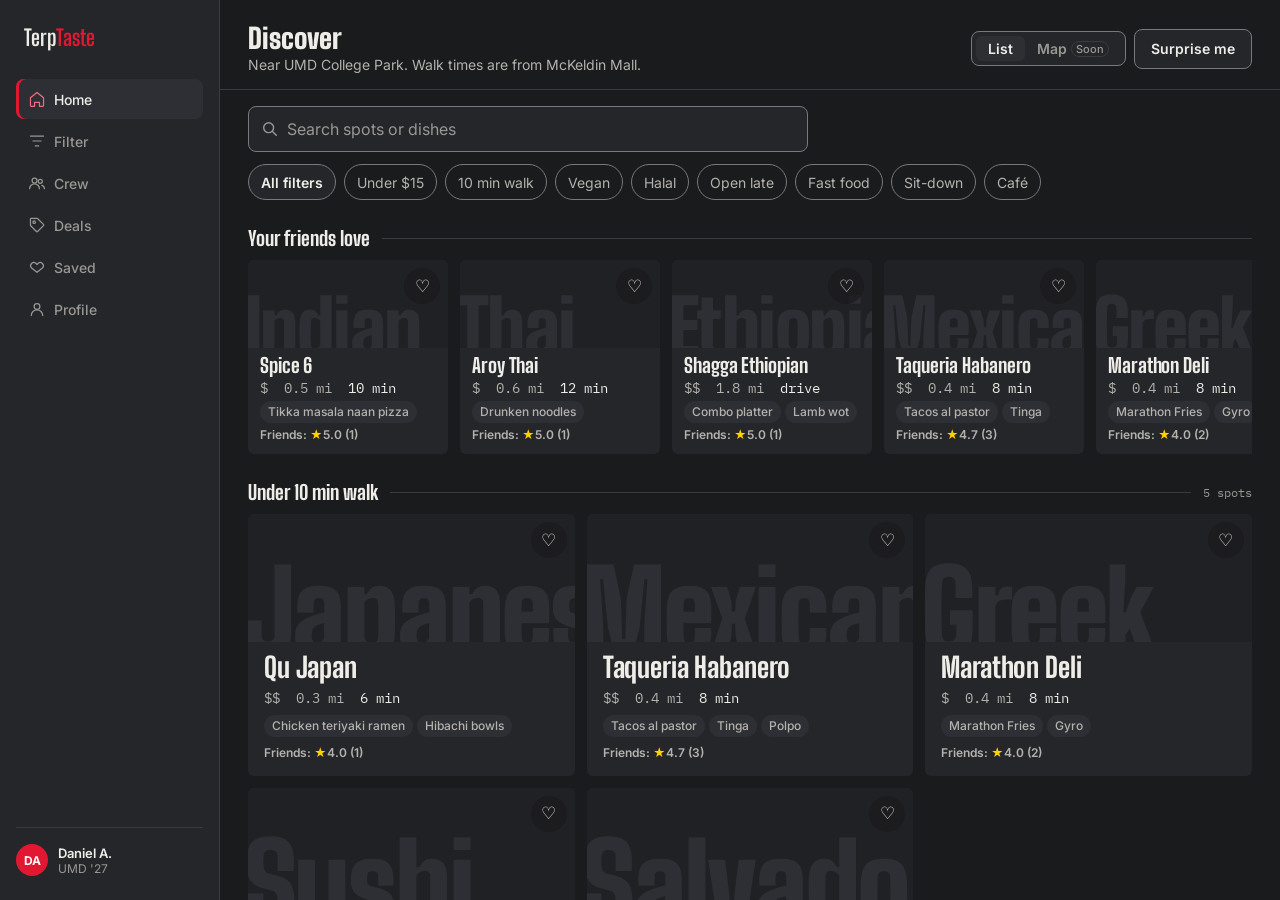
<file: index.html>
<!DOCTYPE html>
<html lang="en">
<head>
<meta charset="UTF-8">
<meta name="viewport" content="width=device-width, initial-scale=1.0">
<title>Discover | TerpTaste</title>
<meta name="description" content="TerpTaste helps UMD students pick where to eat near College Park: spots sorted by walk time, what friends ordered and rated, weekly deals, and a quick group vote.">
<meta name="theme-color" content="#1A1B1D">
<link rel="icon" href="data:image/svg+xml,%3Csvg xmlns=%22http://www.w3.org/2000/svg%22 viewBox=%220 0 32 32%22%3E%3Crect width=%2232%22 height=%2232%22 rx=%226%22 fill=%22%23E21833%22/%3E%3Ctext x=%2216%22 y=%2223%22 font-family=%22Arial Black,Arial,sans-serif%22 font-size=%2218%22 font-weight=%22900%22 fill=%22%23FFFCF8%22 text-anchor=%22middle%22%3ETT%3C/text%3E%3C/svg%3E">
<link rel="preconnect" href="https://fonts.googleapis.com">
<link rel="preconnect" href="https://fonts.gstatic.com" crossorigin>
<link rel="preload" as="style" href="https://fonts.googleapis.com/css2?family=Big+Shoulders+Display:wght@700;800;900&family=Inter:wght@400;500;600;700&family=IBM+Plex+Mono:wght@500&display=swap">
<link href="https://fonts.googleapis.com/css2?family=Big+Shoulders+Display:wght@700;800;900&family=Inter:wght@400;500;600;700&family=IBM+Plex+Mono:wght@500&display=swap" rel="stylesheet" media="print" onload="this.media='all'">
<noscript><link href="https://fonts.googleapis.com/css2?family=Big+Shoulders+Display:wght@700;800;900&family=Inter:wght@400;500;600;700&family=IBM+Plex+Mono:wght@500&display=swap" rel="stylesheet"></noscript>
<link rel="stylesheet" href="css/tokens.css">
<link rel="stylesheet" href="css/app.css">
<link rel="stylesheet" href="css/components.css">
</head>
<body>
<a class="tt-skip" href="#main">Skip to content</a>
<div class="tt-toast" id="toast" role="status" aria-live="polite"><span id="toast-msg"></span><button type="button" class="tt-toast-action" id="toast-action" hidden></button></div>
<div class="app-shell">

  <!-- SIDEBAR -->
  <div class="sidebar">
    <div class="sidebar-logo">Terp<span>Taste</span></div>
    <nav class="sidebar-nav" aria-label="Main">
    <button type="button" class="snav" id="sb-home" data-nav="home">
      <svg aria-hidden="true" focusable="false" width="18" height="18" viewBox="0 0 22 22" fill="none"><path d="M3 9.5L11 3l8 6.5V19a1 1 0 01-1 1H14v-5H8v5H4a1 1 0 01-1-1V9.5z" stroke="currentColor" stroke-width="1.5" stroke-linecap="round" stroke-linejoin="round"/></svg>
      <span>Home</span>
    </button>
    <button type="button" class="snav" id="sb-filter" data-nav="filter">
      <svg aria-hidden="true" focusable="false" width="18" height="18" viewBox="0 0 22 22" fill="none"><path d="M3 5h16M6 11h10M9 17h4" stroke="currentColor" stroke-width="1.5" stroke-linecap="round"/></svg>
      <span>Filter</span>
    </button>
    <button type="button" class="snav" id="sb-crew" data-nav="crew">
      <svg aria-hidden="true" focusable="false" width="18" height="18" viewBox="0 0 22 22" fill="none"><circle cx="8" cy="8" r="3" stroke="currentColor" stroke-width="1.5"/><circle cx="15" cy="9" r="2.5" stroke="currentColor" stroke-width="1.5"/><path d="M2 18c0-3.3 2.7-6 6-6s6 2.7 6 6" stroke="currentColor" stroke-width="1.5" stroke-linecap="round"/><path d="M17 14c1.7.5 3 2 3 4" stroke="currentColor" stroke-width="1.5" stroke-linecap="round"/></svg>
      <span>Crew</span>
    </button>
    <button type="button" class="snav" id="sb-deals" data-nav="deals">
      <svg aria-hidden="true" focusable="false" width="18" height="18" viewBox="0 0 22 22" fill="none"><path d="M3 11.2V4a1 1 0 011-1h7.2a1 1 0 01.7.3l7 7a1 1 0 010 1.4l-7.2 7.2a1 1 0 01-1.4 0l-7-7a1 1 0 01-.3-.7z" stroke="currentColor" stroke-width="1.5" stroke-linejoin="round"/><circle cx="7.5" cy="7.5" r="1.5" stroke="currentColor" stroke-width="1.5"/></svg>
      <span>Deals</span>
    </button>
    <button type="button" class="snav" id="sb-saved" data-nav="saved">
      <svg aria-hidden="true" focusable="false" width="18" height="18" viewBox="0 0 22 22" fill="none"><path d="M11 17.5l-7-5.5a4 4 0 015.6-5.6L11 8l1.4-1.6A4 4 0 0118 12l-7 5.5z" stroke="currentColor" stroke-width="1.5" stroke-linecap="round" stroke-linejoin="round"/></svg>
      <span>Saved</span>
    </button>
    <button type="button" class="snav" id="sb-profile" data-nav="profile">
      <svg aria-hidden="true" focusable="false" width="18" height="18" viewBox="0 0 22 22" fill="none"><circle cx="11" cy="8" r="3.5" stroke="currentColor" stroke-width="1.5"/><path d="M4 19c0-3.9 3.1-7 7-7s7 3.1 7 7" stroke="currentColor" stroke-width="1.5" stroke-linecap="round"/></svg>
      <span>Profile</span>
    </button>
    </nav>
    <div class="sidebar-user">
      <div class="s-avatar">DA</div>
      <div><div class="s-name">Daniel A.</div><div class="s-sub">UMD '27</div></div>
    </div>
  </div>

  <div class="main-area">
    <main class="main-scroll" id="main" tabindex="-1">

      <!-- HOME -->
      <div class="panel active" id="panel-home">
        <div class="ph tt-disc-head">
          <div>
            <h1 class="ph-title" tabindex="-1">Discover</h1>
            <div class="ph-sub">Near UMD College Park. Walk times are from McKeldin Mall.</div>
          </div>
          <div class="tt-disc-actions">
            <!-- List / Map: Map arrives with Google Places (see plan); until then it's marked Soon, not clickable. -->
            <div class="tt-view-toggle" role="group" aria-label="View">
              <button type="button" class="tt-view-btn" aria-pressed="true">List</button>
              <button type="button" class="tt-view-btn" aria-pressed="false" disabled aria-describedby="map-soon">Map <span class="tt-view-soon" id="map-soon">Soon</span></button>
            </div>
            <button type="button" class="tt-btn" id="surprise-btn">Surprise me</button>
          </div>
        </div>
        <section class="tt-today" id="deals-today" hidden aria-labelledby="deals-today-title">
          <div class="tt-today-head"><h2 class="tt-today-title" id="deals-today-title">Today’s deals</h2><button type="button" class="tt-link" data-nav="deals">All deals</button></div>
          <div class="tt-deal-row" id="deals-today-list"></div>
        </section>
        <div class="tt-controls">
          <label class="tt-search">
            <svg aria-hidden="true" width="18" height="18" viewBox="0 0 20 20" fill="none"><circle cx="8.5" cy="8.5" r="5.5" stroke="currentColor" stroke-width="1.6"/><path d="M13 13l4 4" stroke="currentColor" stroke-width="1.6" stroke-linecap="round"/></svg>
            <input type="search" id="home-search" placeholder="Search spots or dishes" aria-label="Search spots or dishes" autocomplete="off" enterkeyhint="search">
          </label>
          <div class="tt-chips" id="home-chips" role="group" aria-label="Quick filters"></div>
        </div>
        <div id="home-content"></div>
      </div>

      <!-- DETAIL -->
      <div class="panel" id="panel-detail"><div id="detail-root"></div></div>

      <!-- FILTER -->
      <div class="panel" id="panel-filter">
        <div class="ph"><div><h1 class="ph-title" tabindex="-1">Filter</h1><div class="ph-sub">Changes here also update Discover.</div></div><button type="button" class="tt-link" id="filter-clear">Clear all</button></div>
        <div class="tt-filter" id="filter-body"></div>
        <div class="tt-filter-foot"><button type="button" class="tt-btn tt-btn--primary tt-btn--block" id="filter-apply">Show spots</button></div>
      </div>

      <!-- GROUP -->
      <!-- CREW: friend activity + group vote -->
      <div class="panel" id="panel-crew">
        <div class="ph"><div><h1 class="ph-title" tabindex="-1">Crew</h1><div class="ph-sub">Where your friends have been, and where you’re all going next.</div></div></div>
        <section class="tt-crew-section" aria-labelledby="crew-activity-title">
          <div class="tt-section-head"><h2 class="tt-section-title" id="crew-activity-title">Friend activity</h2></div>
          <div id="crew-activity"></div>
        </section>
        <section class="tt-crew-section" id="crew-vote" aria-labelledby="crew-vote-title">
          <div class="tt-section-head"><h2 class="tt-section-title" id="crew-vote-title">Group vote</h2><p class="tt-section-sub">Everyone taps their pick. The result is final once everyone has voted.</p></div>
          <div class="tt-group">
          <div id="vote-board"></div>
          <div class="tt-group-side">
            <section class="tt-picker" aria-labelledby="picker-title">
              <h2 class="tt-fgroup-title" id="picker-title">Add spots to the vote</h2>
              <label class="tt-search tt-search--small"><svg aria-hidden="true" width="16" height="16" viewBox="0 0 20 20" fill="none"><circle cx="8.5" cy="8.5" r="5.5" stroke="currentColor" stroke-width="1.6"/><path d="M13 13l4 4" stroke="currentColor" stroke-width="1.6" stroke-linecap="round"/></svg><input type="search" id="picker-search" placeholder="Find a spot" aria-label="Find a spot to add" autocomplete="off"></label>
              <div class="tt-fopts tt-picker-list" id="vote-picker" role="group" aria-label="Spots"></div>
            </section>
            <section class="tt-invite" aria-labelledby="invite-title">
              <h2 class="tt-fgroup-title" id="invite-title">Invite friends</h2>
              <p class="tt-invite-body">Friends will join from a shared link and vote on their own phones.</p>
              <div class="tt-invite-row"><button type="button" class="tt-btn" disabled aria-describedby="invite-soon">Invite by link</button><span class="tt-soon" id="invite-soon">Coming soon</span></div>
            </section>
          </div>
        </div>
        </section>
      </div>

      <!-- DEALS -->
      <div class="panel" id="panel-deals">
        <div class="ph"><div><h1 class="ph-title" tabindex="-1">Deals</h1><div class="ph-sub">Weekly deals near campus, today first. Check the date before you go.</div></div></div>
        <div id="deals-content"></div>
      </div>

      <!-- SAVED -->
      <div class="panel" id="panel-saved">
        <div class="ph"><div><h1 class="ph-title" tabindex="-1">Saved spots</h1><div class="ph-sub" id="saved-sub">Your shortlist</div></div></div>
        <div id="saved-content"></div>
      </div>

      <!-- PROFILE -->
      <div class="panel" id="panel-profile">
        <div class="ph"><h1 class="ph-title" tabindex="-1">Profile</h1></div>
        <div class="playout">
          <div>
            <div class="pcard">
              <div class="pavatar">DA</div>
              <div class="pname">Daniel A.</div>
              <div class="phandle">UMD '27 · College Park</div>
              <div class="sgrid">
                <div class="scard"><div class="snum" id="stat-ci">0</div><div class="slbl">Visits</div></div>
                <div class="scard"><div class="snum" id="stat-sv">0</div><div class="slbl">Saved</div></div>
                <div class="scard"><div class="snum">12</div><div class="slbl">Friends</div></div>
                <div class="scard"><div class="snum">4</div><div class="slbl">Groups</div></div>
              </div>
            </div>
            <div class="psec">
              <div class="ptitle">Your preferences</div>
              <div class="ptags"><div class="ptag">Asian</div><div class="ptag">Under $15</div><div class="ptag">Quick eats</div><div class="ptag">Vegan options</div><div class="ptag">Open late</div></div>
            </div>
            <div class="psec">
              <div class="ptitle">About this project</div>
              <a class="abtn" href="case-study.html">Read the UX case study</a>
            </div>
          </div>
          <div>
            <div class="psec">
              <div class="ptitle">Visit history</div>
              <div id="visit-history"><p class="tt-muted-line">No visits yet. Tap “I went here” on a spot after you eat there.</p></div>
            </div>
          </div>
        </div>
      </div>

    </main>

    <!-- MOBILE NAV -->
    <nav class="mobile-nav" aria-label="Main">
      <div class="mobile-nav-inner">
        <button type="button" class="nitem" id="mn-home" data-nav="home"><svg aria-hidden="true" focusable="false" width="22" height="22" viewBox="0 0 22 22" fill="none"><path d="M3 9.5L11 3l8 6.5V19a1 1 0 01-1 1H14v-5H8v5H4a1 1 0 01-1-1V9.5z" stroke="currentColor" stroke-width="1.5" stroke-linecap="round" stroke-linejoin="round"/></svg><span class="nlabel">Home</span></button>
        <button type="button" class="nitem" id="mn-filter" data-nav="filter"><svg aria-hidden="true" focusable="false" width="22" height="22" viewBox="0 0 22 22" fill="none"><path d="M3 5h16M6 11h10M9 17h4" stroke="currentColor" stroke-width="1.5" stroke-linecap="round"/></svg><span class="nlabel">Filter</span></button>
        <button type="button" class="nitem" id="mn-crew" data-nav="crew"><svg aria-hidden="true" focusable="false" width="22" height="22" viewBox="0 0 22 22" fill="none"><circle cx="8" cy="8" r="3" stroke="currentColor" stroke-width="1.5"/><circle cx="15" cy="9" r="2.5" stroke="currentColor" stroke-width="1.5"/><path d="M2 18c0-3.3 2.7-6 6-6s6 2.7 6 6" stroke="currentColor" stroke-width="1.5" stroke-linecap="round"/><path d="M17 14c1.7.5 3 2 3 4" stroke="currentColor" stroke-width="1.5" stroke-linecap="round"/></svg><span class="nlabel">Crew</span></button>
        <button type="button" class="nitem" id="mn-deals" data-nav="deals"><svg aria-hidden="true" focusable="false" width="22" height="22" viewBox="0 0 22 22" fill="none"><path d="M3 11.2V4a1 1 0 011-1h7.2a1 1 0 01.7.3l7 7a1 1 0 010 1.4l-7.2 7.2a1 1 0 01-1.4 0l-7-7a1 1 0 01-.3-.7z" stroke="currentColor" stroke-width="1.5" stroke-linejoin="round"/><circle cx="7.5" cy="7.5" r="1.5" stroke="currentColor" stroke-width="1.5"/></svg><span class="nlabel">Deals</span></button>
        <button type="button" class="nitem" id="mn-saved" data-nav="saved"><svg aria-hidden="true" focusable="false" width="22" height="22" viewBox="0 0 22 22" fill="none"><path d="M11 17.5l-7-5.5a4 4 0 015.6-5.6L11 8l1.4-1.6A4 4 0 0118 12l-7 5.5z" stroke="currentColor" stroke-width="1.5" stroke-linecap="round" stroke-linejoin="round"/></svg><span class="nlabel">Saved</span></button>
        <button type="button" class="nitem" id="mn-profile" data-nav="profile"><svg aria-hidden="true" focusable="false" width="22" height="22" viewBox="0 0 22 22" fill="none"><circle cx="11" cy="8" r="3.5" stroke="currentColor" stroke-width="1.5"/><path d="M4 19c0-3.9 3.1-7 7-7s7 3.1 7 7" stroke="currentColor" stroke-width="1.5" stroke-linecap="round"/></svg><span class="nlabel">Profile</span></button>
      </div>
    </nav>
  </div>
</div>

<script src="js/data/mock-places.js"></script>
<script src="js/data/terp-content.js"></script>
<script src="js/data/mock-friends.js"></script>
<script src="js/data/restaurants.js"></script>
<script src="js/ui/components.js"></script>
<script src="js/app.js"></script>
</body>
</html>
</file>
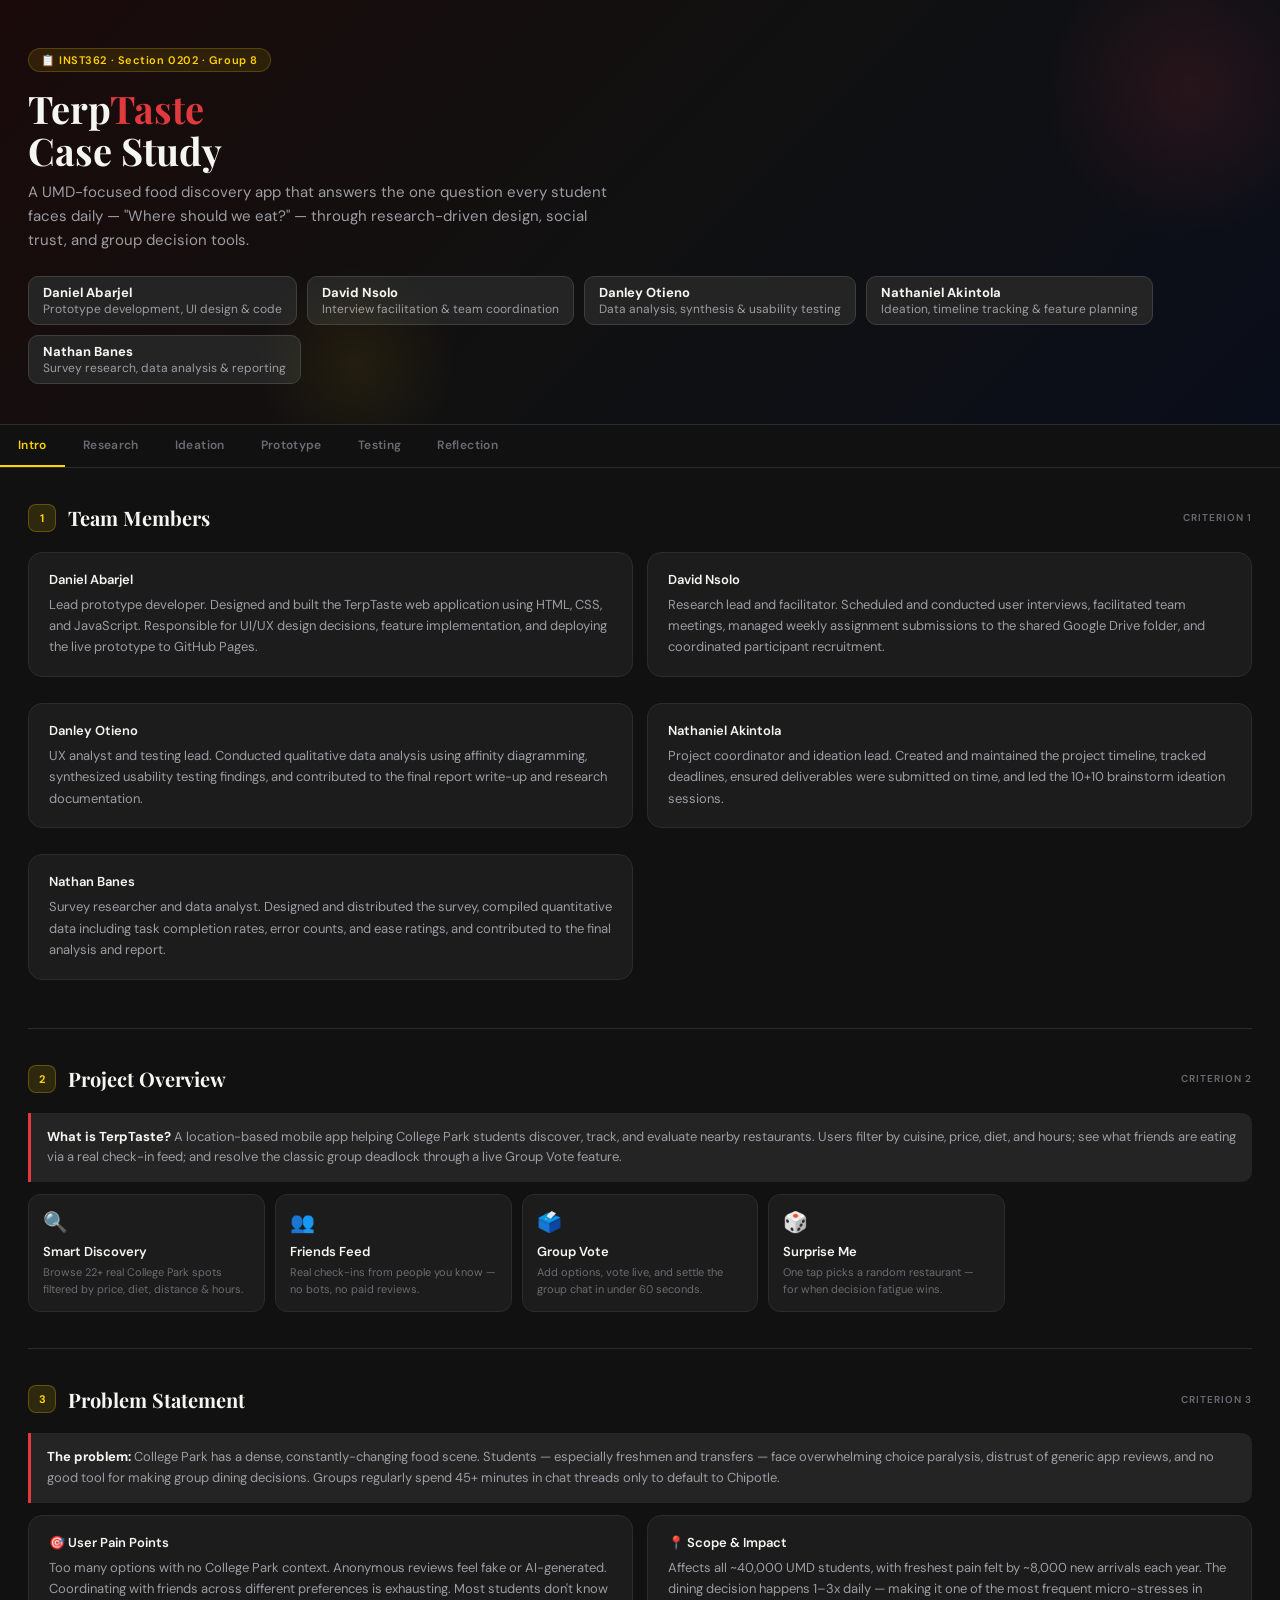
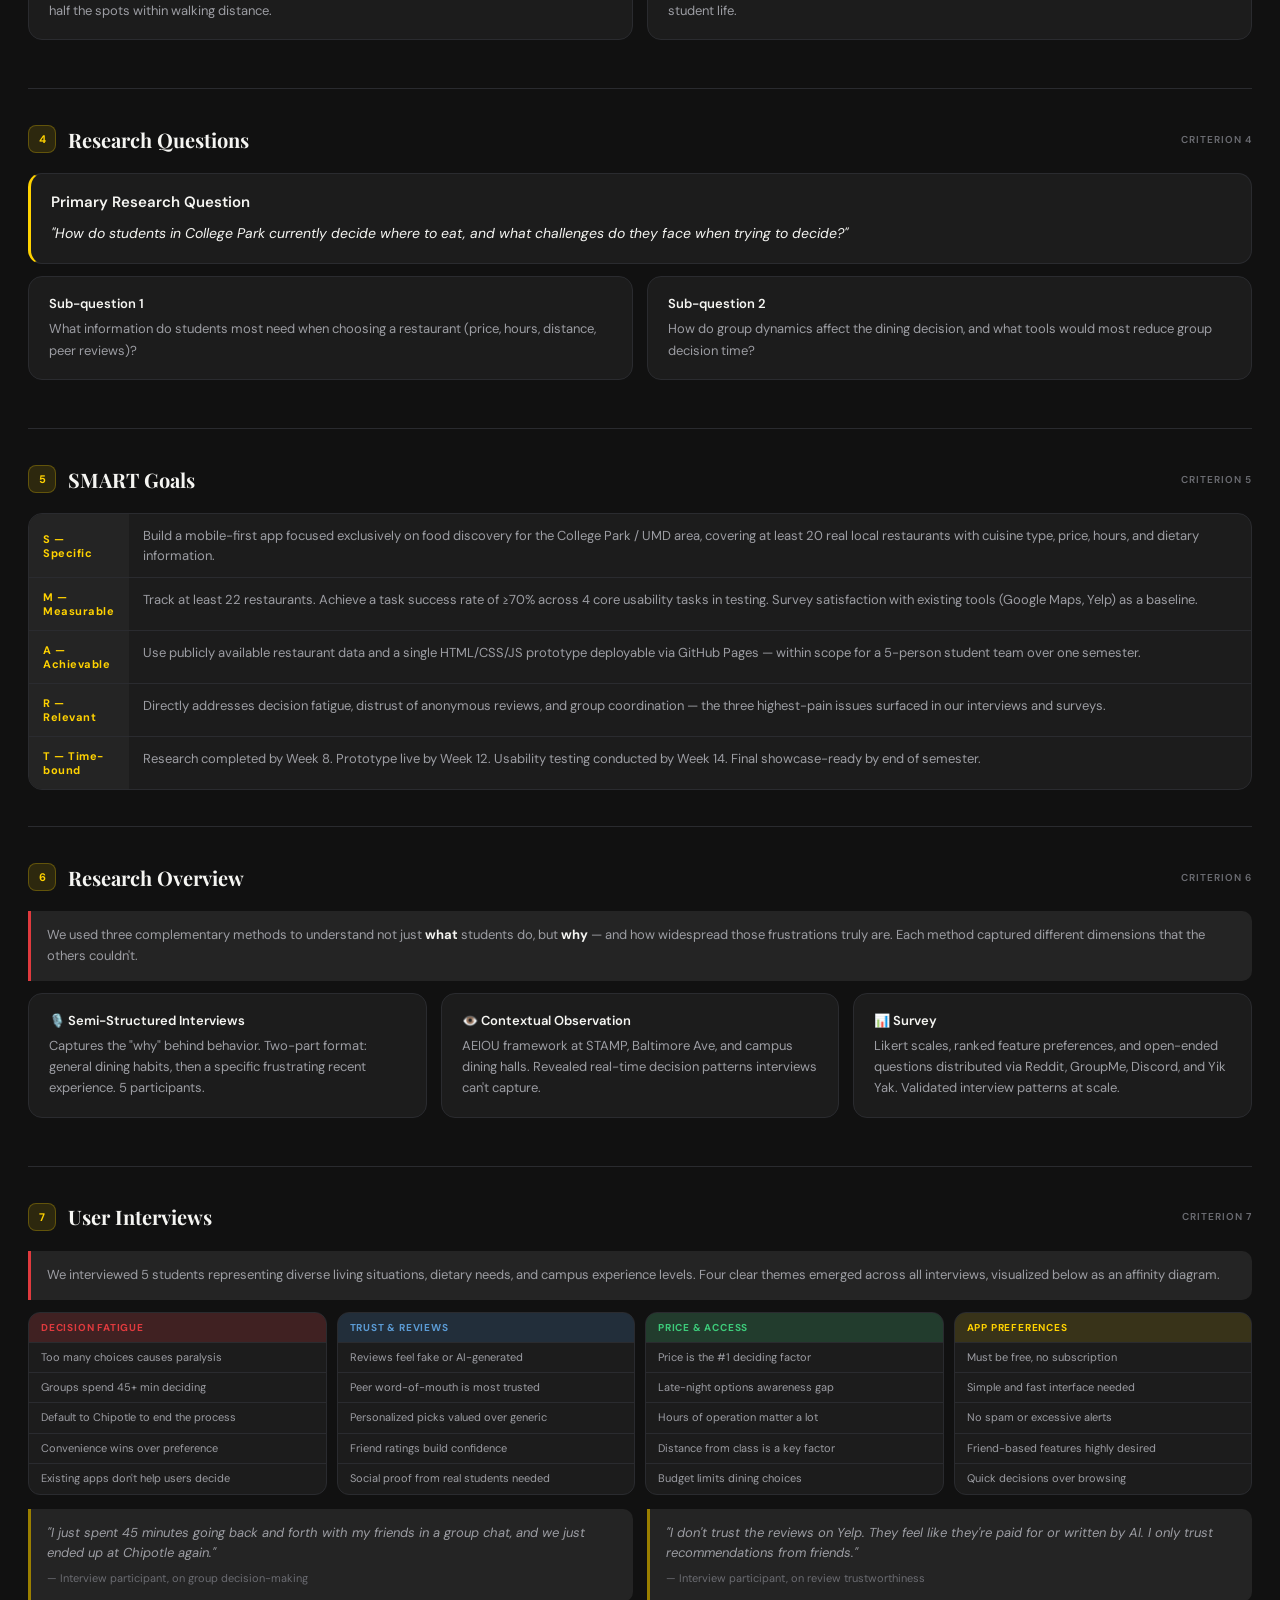
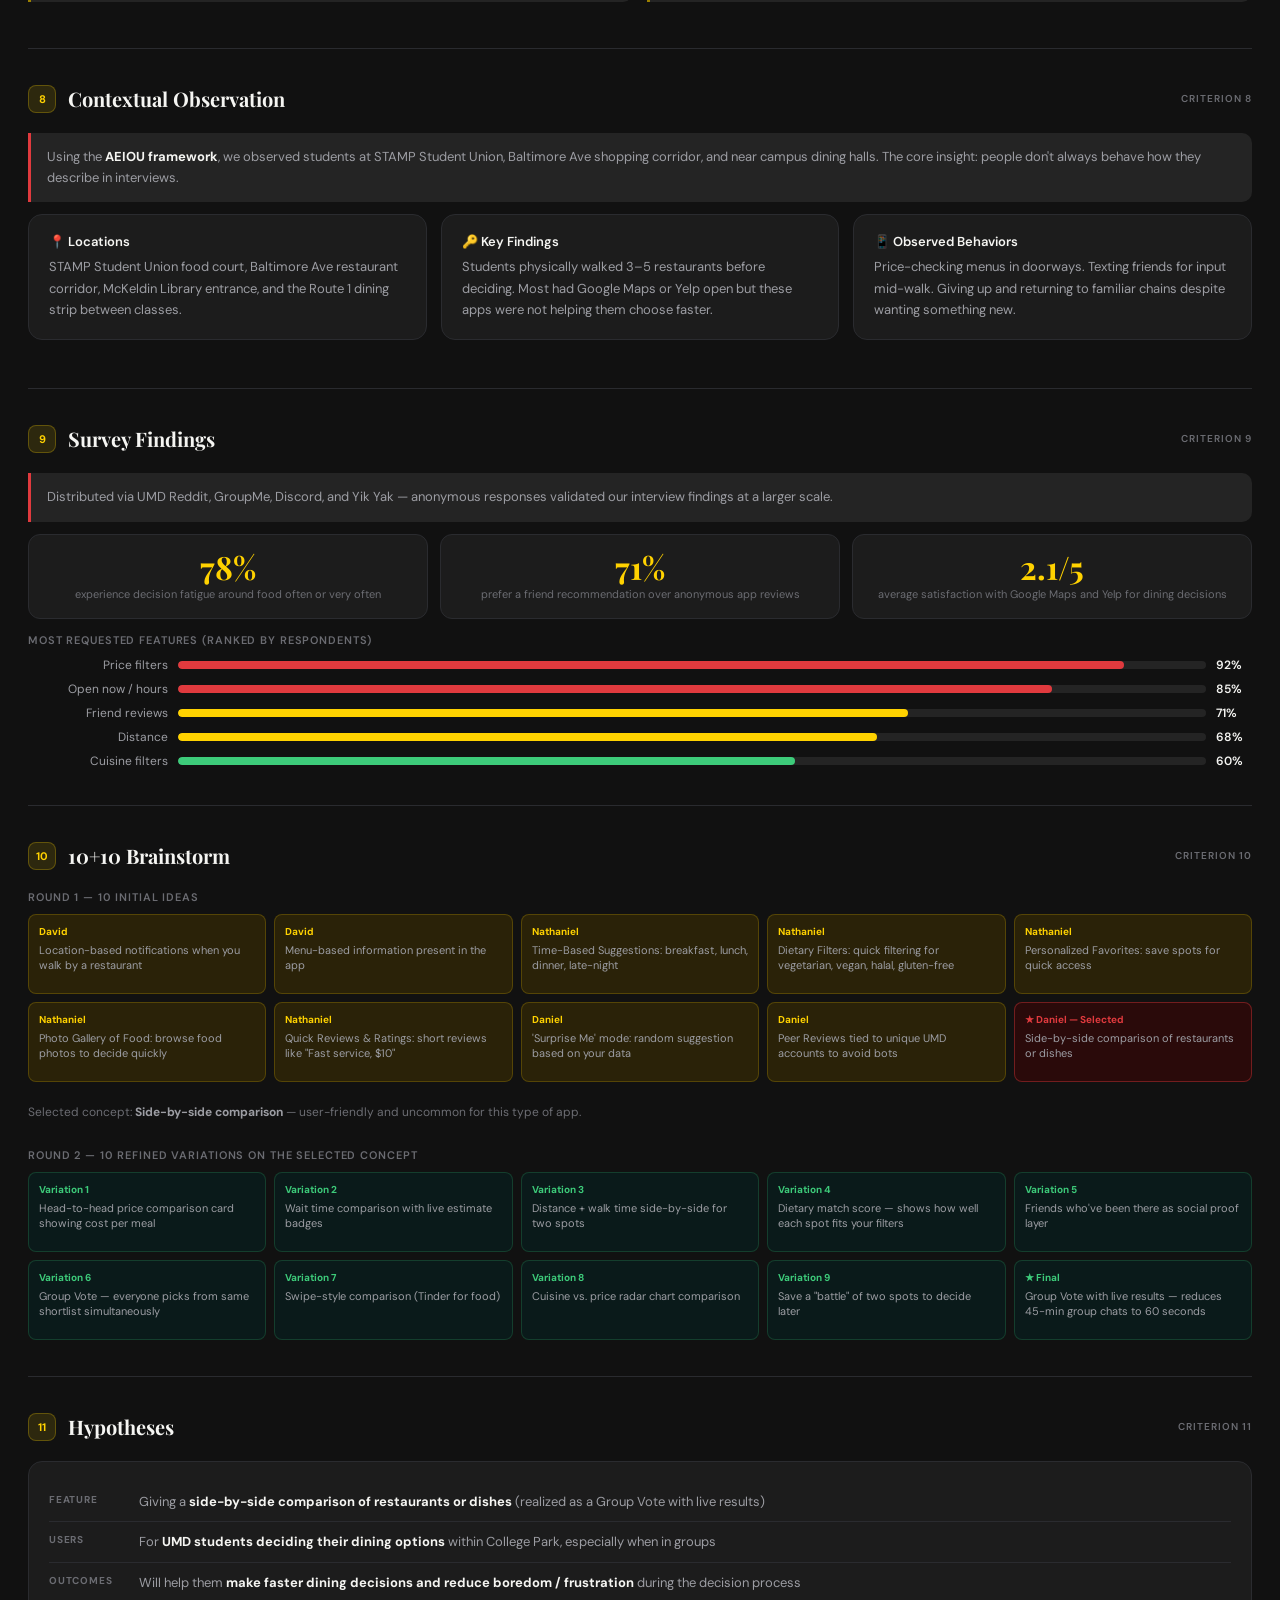
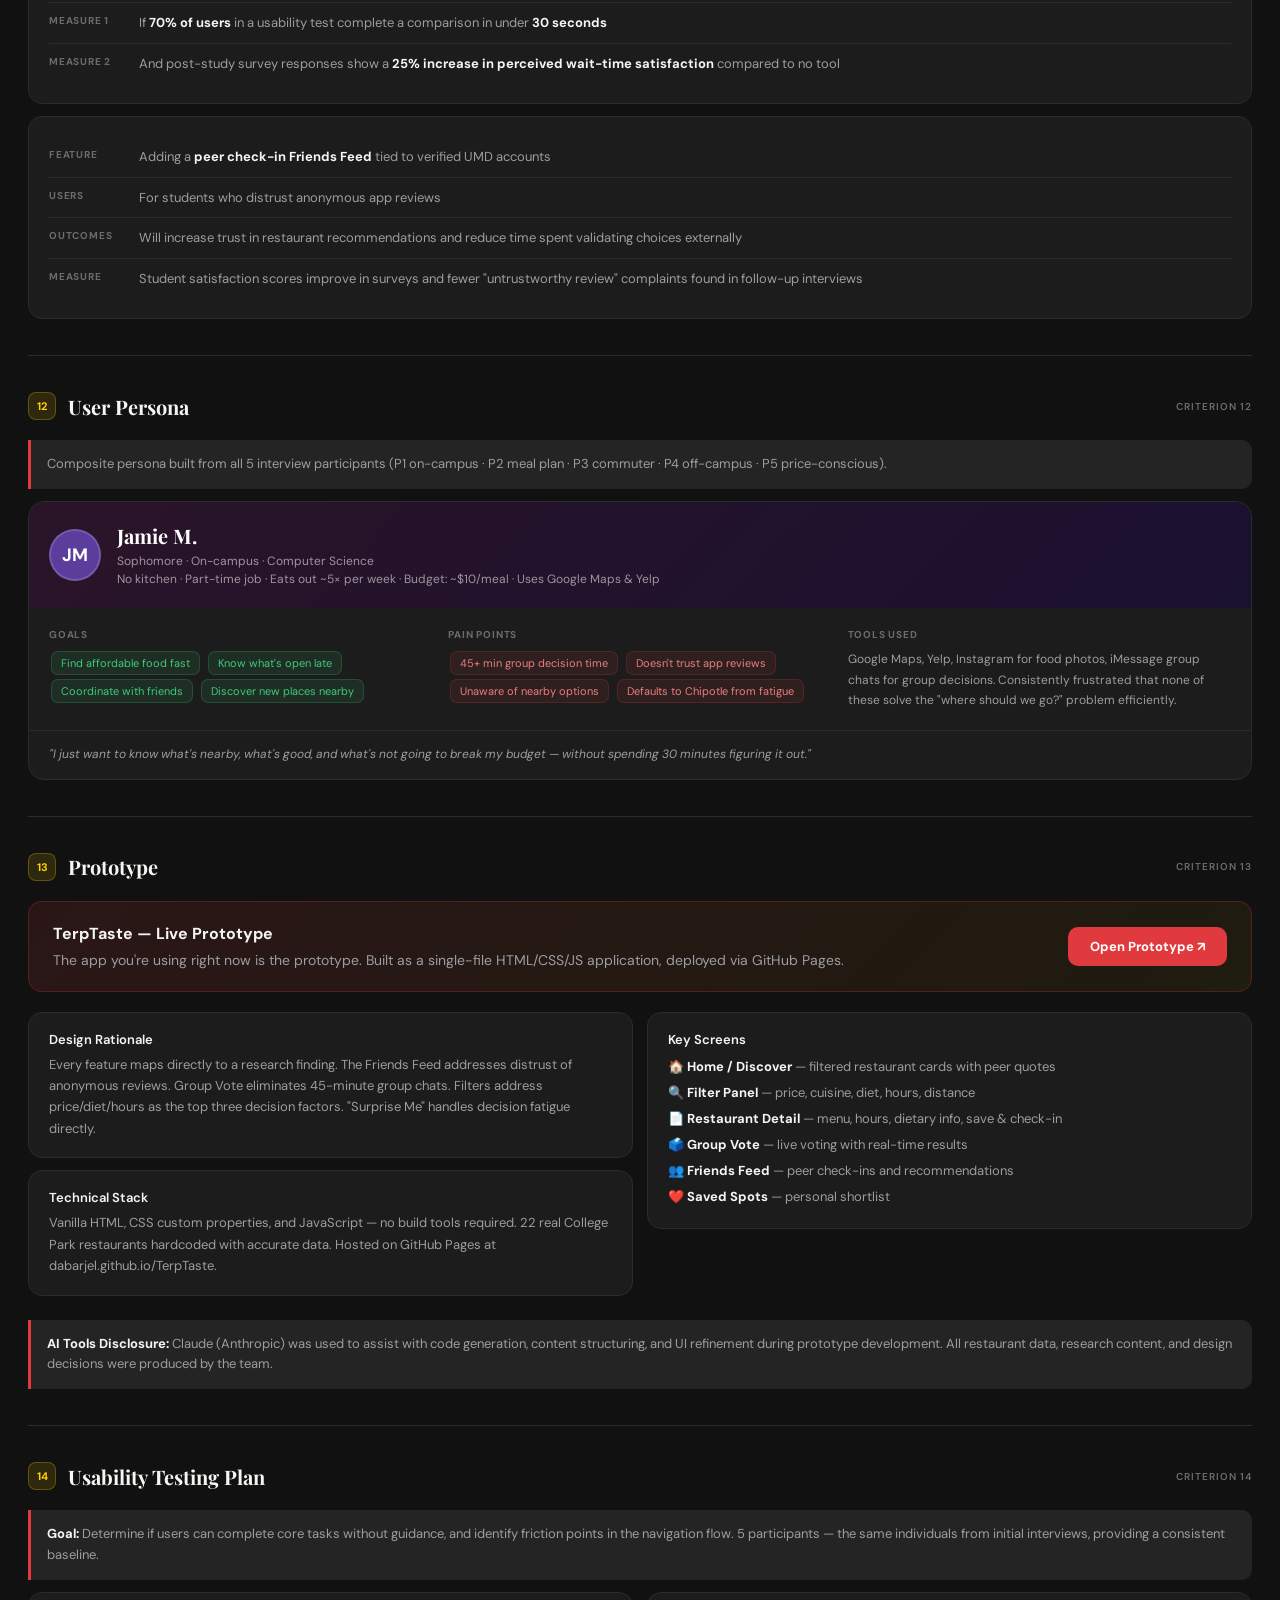
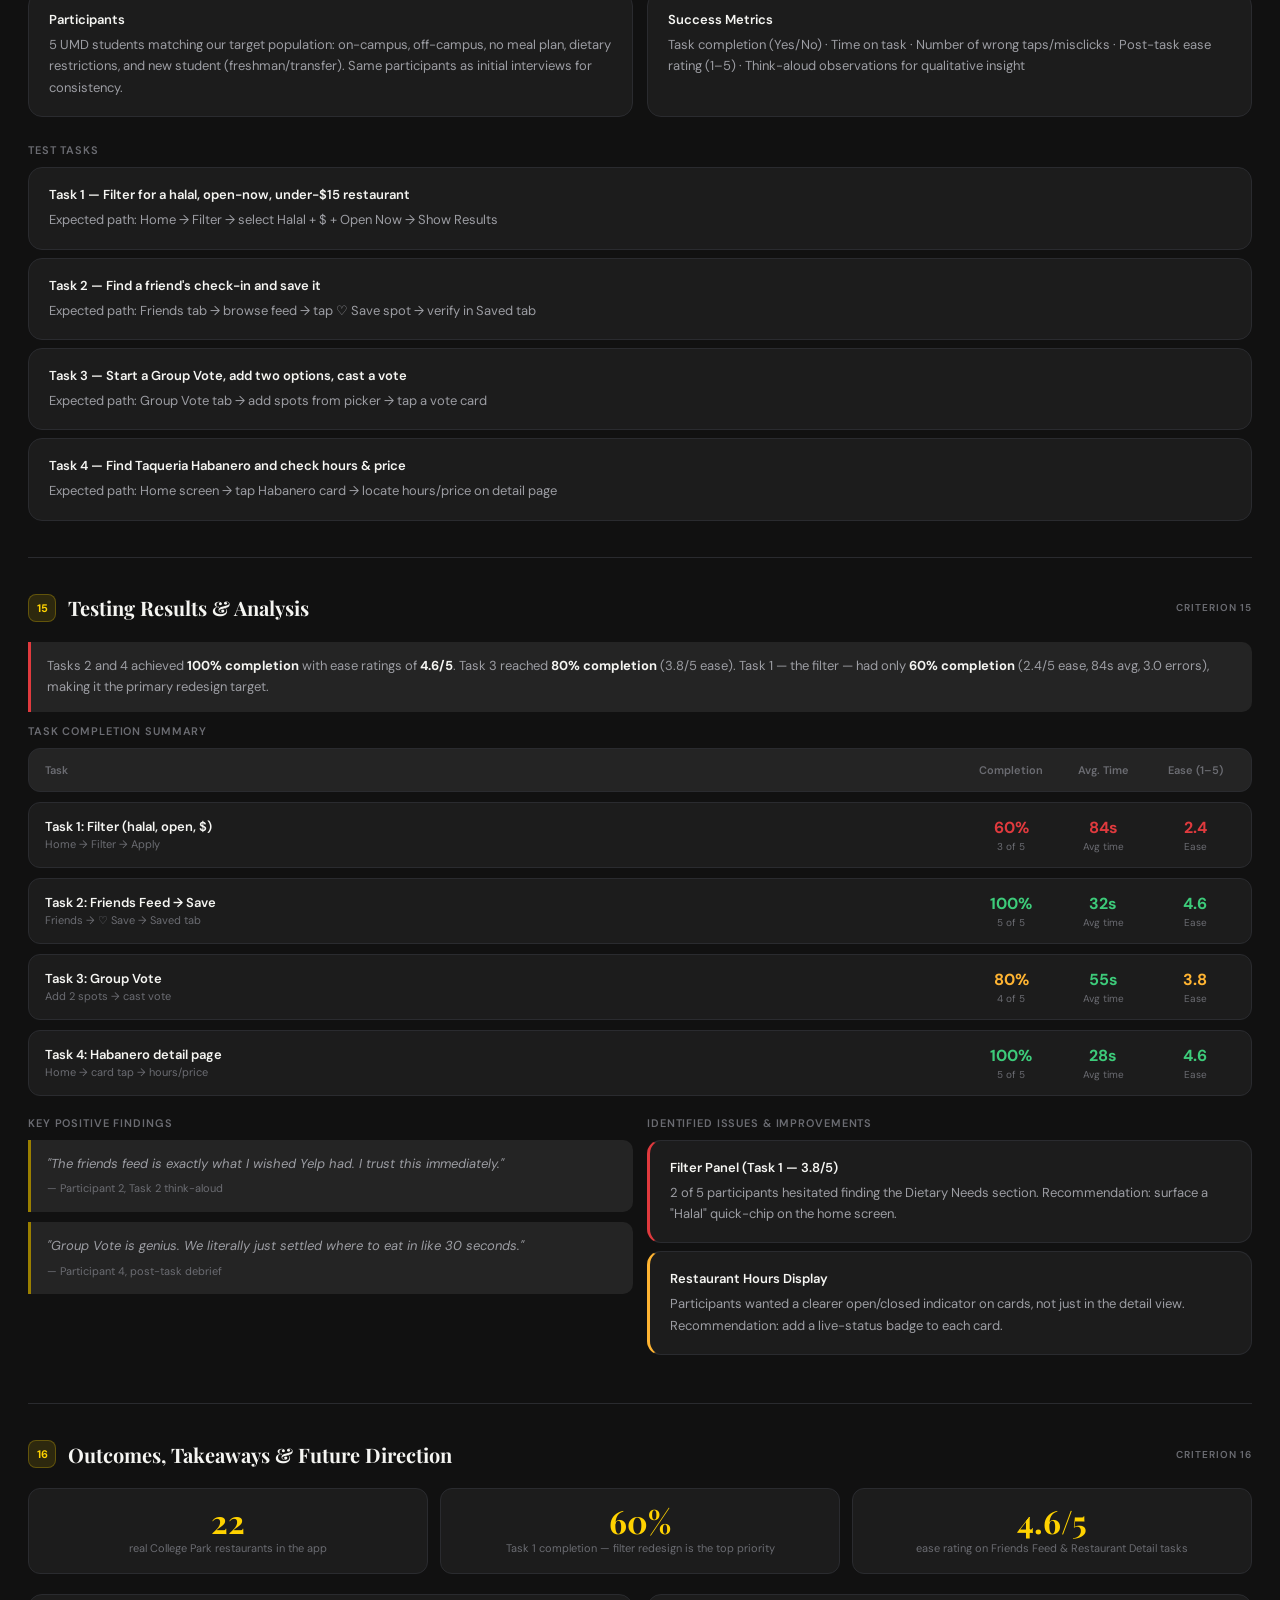
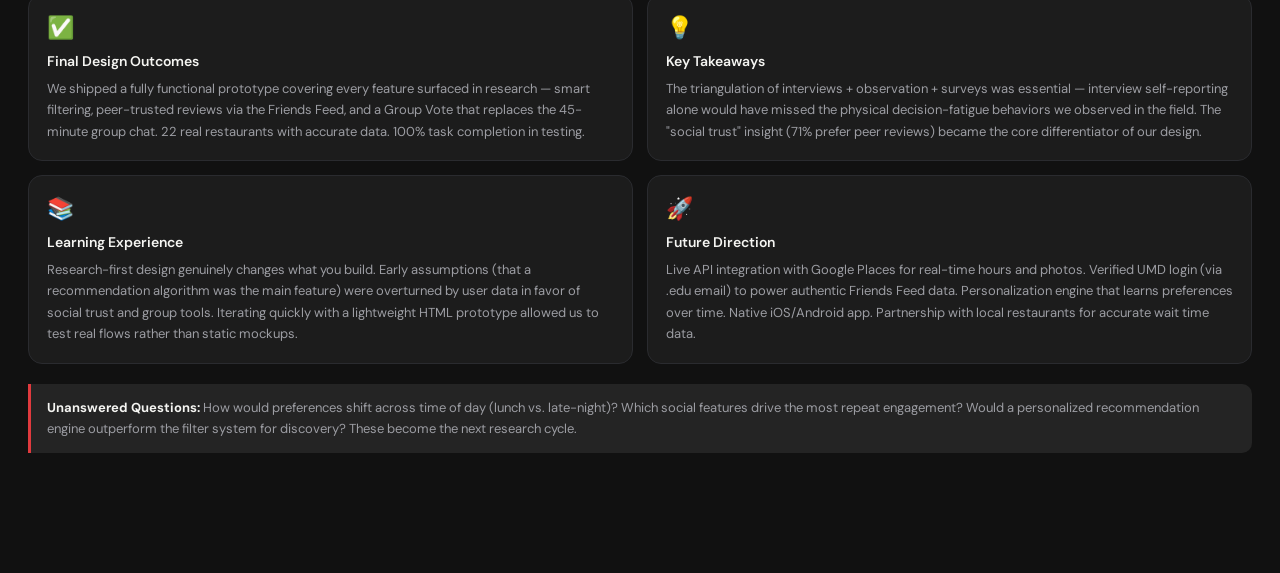
<file: case-study.html>
<!DOCTYPE html>
<html lang="en">
<head>
<meta charset="UTF-8">
<meta name="viewport" content="width=device-width, initial-scale=1.0">
<title>TerpTaste — UX Case Study</title>
<link rel="preconnect" href="https://fonts.googleapis.com">
<link href="https://fonts.googleapis.com/css2?family=DM+Sans:ital,wght@0,400;0,500;0,600;1,400&family=Playfair+Display:wght@700&display=swap" rel="stylesheet">
<link rel="stylesheet" href="css/case-study.css">
</head>
<body>
      <!-- ══════════════════════════════════════════════════════════
           CASE STUDY PANEL — all 16 rubric components
      ══════════════════════════════════════════════════════════ -->
      <div id="case-study">

        <!-- Hero -->
        <div class="cs-hero">
          <div class="cs-course-tag">📋 INST362 · Section 0202 · Group 8</div>
          <div class="cs-hero-title">Terp<span>Taste</span><br>Case Study</div>
          <div class="cs-hero-sub">A UMD-focused food discovery app that answers the one question every student faces daily — "Where should we eat?" — through research-driven design, social trust, and group decision tools.</div>
          <div class="cs-team-row">
            <div class="cs-team-chip"><strong>Daniel Abarjel</strong>Prototype development, UI design & code</div>
            <div class="cs-team-chip"><strong>David Nsolo</strong>Interview facilitation & team coordination</div>
            <div class="cs-team-chip"><strong>Danley Otieno</strong>Data analysis, synthesis & usability testing</div>
            <div class="cs-team-chip"><strong>Nathaniel Akintola</strong>Ideation, timeline tracking & feature planning</div>
            <div class="cs-team-chip"><strong>Nathan Banes</strong>Survey research, data analysis & reporting</div>
          </div>
        </div>

        <!-- Sticky nav -->
        <div class="cs-nav" id="cs-nav">
          <div class="cs-nav-item active" onclick="csScroll('intro')">Intro</div>
          <div class="cs-nav-item" onclick="csScroll('research')">Research</div>
          <div class="cs-nav-item" onclick="csScroll('ideation')">Ideation</div>
          <div class="cs-nav-item" onclick="csScroll('prototype')">Prototype</div>
          <div class="cs-nav-item" onclick="csScroll('testing')">Testing</div>
          <div class="cs-nav-item" onclick="csScroll('reflection')">Reflection</div>
        </div>

        <!-- ── INTRO ─────────────────────────────────── -->
        <div id="cs-intro">

        <!-- 1. Team Members -->
          <div class="cs-section">
            <div class="cs-section-header">
              <div class="cs-section-num">1</div>
              <div class="cs-section-title">Team Members</div>
              <div class="cs-section-label">Criterion 1</div>
            </div>
            <div class="cs-two-col">
              <div class="cs-card"><div class="cs-card-title">Daniel Abarjel</div><div class="cs-card-body">Lead prototype developer. Designed and built the TerpTaste web application using HTML, CSS, and JavaScript. Responsible for UI/UX design decisions, feature implementation, and deploying the live prototype to GitHub Pages.</div></div>
              <div class="cs-card"><div class="cs-card-title">David Nsolo</div><div class="cs-card-body">Research lead and facilitator. Scheduled and conducted user interviews, facilitated team meetings, managed weekly assignment submissions to the shared Google Drive folder, and coordinated participant recruitment.</div></div>
              <div class="cs-card"><div class="cs-card-title">Danley Otieno</div><div class="cs-card-body">UX analyst and testing lead. Conducted qualitative data analysis using affinity diagramming, synthesized usability testing findings, and contributed to the final report write-up and research documentation.</div></div>
              <div class="cs-card"><div class="cs-card-title">Nathaniel Akintola</div><div class="cs-card-body">Project coordinator and ideation lead. Created and maintained the project timeline, tracked deadlines, ensured deliverables were submitted on time, and led the 10+10 brainstorm ideation sessions.</div></div>
              <div class="cs-card"><div class="cs-card-title">Nathan Banes</div><div class="cs-card-body">Survey researcher and data analyst. Designed and distributed the survey, compiled quantitative data including task completion rates, error counts, and ease ratings, and contributed to the final analysis and report.</div></div>
            </div>
          </div>

          <div class="cs-divider"></div>

          <!-- 2. Project Overview -->
          <div class="cs-section">
            <div class="cs-section-header">
              <div class="cs-section-num">2</div>
              <div class="cs-section-title">Project Overview</div>
              <div class="cs-section-label">Criterion 2</div>
            </div>
            <div class="cs-highlight"><strong>What is TerpTaste?</strong> A location-based mobile app helping College Park students discover, track, and evaluate nearby restaurants. Users filter by cuisine, price, diet, and hours; see what friends are eating via a real check-in feed; and resolve the classic group deadlock through a live Group Vote feature.</div>
            <div class="cs-feature-grid">
              <div class="cs-feature-card"><div class="cs-feature-icon">🔍</div><div class="cs-feature-name">Smart Discovery</div><div class="cs-feature-desc">Browse 22+ real College Park spots filtered by price, diet, distance & hours.</div></div>
              <div class="cs-feature-card"><div class="cs-feature-icon">👥</div><div class="cs-feature-name">Friends Feed</div><div class="cs-feature-desc">Real check-ins from people you know — no bots, no paid reviews.</div></div>
              <div class="cs-feature-card"><div class="cs-feature-icon">🗳️</div><div class="cs-feature-name">Group Vote</div><div class="cs-feature-desc">Add options, vote live, and settle the group chat in under 60 seconds.</div></div>
              <div class="cs-feature-card"><div class="cs-feature-icon">🎲</div><div class="cs-feature-name">Surprise Me</div><div class="cs-feature-desc">One tap picks a random restaurant — for when decision fatigue wins.</div></div>
            </div>
          </div>

          <div class="cs-divider"></div>

          <!-- 3. Problem Statement -->
          <div class="cs-section">
            <div class="cs-section-header">
              <div class="cs-section-num">3</div>
              <div class="cs-section-title">Problem Statement</div>
              <div class="cs-section-label">Criterion 3</div>
            </div>
            <div class="cs-highlight"><strong>The problem:</strong> College Park has a dense, constantly-changing food scene. Students — especially freshmen and transfers — face overwhelming choice paralysis, distrust of generic app reviews, and no good tool for making group dining decisions. Groups regularly spend 45+ minutes in chat threads only to default to Chipotle.</div>
            <div class="cs-two-col">
              <div class="cs-card">
                <div class="cs-card-title">🎯 User Pain Points</div>
                <div class="cs-card-body">Too many options with no College Park context. Anonymous reviews feel fake or AI-generated. Coordinating with friends across different preferences is exhausting. Most students don't know half the spots within walking distance.</div>
              </div>
              <div class="cs-card">
                <div class="cs-card-title">📍 Scope & Impact</div>
                <div class="cs-card-body">Affects all ~40,000 UMD students, with freshest pain felt by ~8,000 new arrivals each year. The dining decision happens 1–3x daily — making it one of the most frequent micro-stresses in student life.</div>
              </div>
            </div>
          </div>

          <div class="cs-divider"></div>

          <!-- 4. Research Questions -->
          <div class="cs-section">
            <div class="cs-section-header">
              <div class="cs-section-num">4</div>
              <div class="cs-section-title">Research Questions</div>
              <div class="cs-section-label">Criterion 4</div>
            </div>
            <div class="cs-card" style="border-left:3px solid var(--gold);">
              <div class="cs-card-title" style="font-size:15px;margin-bottom:10px;">Primary Research Question</div>
              <div class="cs-card-body" style="font-size:14px;font-style:italic;color:var(--text-primary);">"How do students in College Park currently decide where to eat, and what challenges do they face when trying to decide?"</div>
            </div>
            <div class="cs-two-col" style="margin-top:12px;">
              <div class="cs-card"><div class="cs-card-title">Sub-question 1</div><div class="cs-card-body">What information do students most need when choosing a restaurant (price, hours, distance, peer reviews)?</div></div>
              <div class="cs-card"><div class="cs-card-title">Sub-question 2</div><div class="cs-card-body">How do group dynamics affect the dining decision, and what tools would most reduce group decision time?</div></div>
            </div>
          </div>

          <div class="cs-divider"></div>

          <!-- 5. Goals (SMART) -->
          <div class="cs-section">
            <div class="cs-section-header">
              <div class="cs-section-num">5</div>
              <div class="cs-section-title">SMART Goals</div>
              <div class="cs-section-label">Criterion 5</div>
            </div>
            <div class="cs-smart">
              <div class="cs-smart-row"><div class="cs-smart-key">S — Specific</div><div class="cs-smart-val">Build a mobile-first app focused exclusively on food discovery for the College Park / UMD area, covering at least 20 real local restaurants with cuisine type, price, hours, and dietary information.</div></div>
              <div class="cs-smart-row"><div class="cs-smart-key">M — Measurable</div><div class="cs-smart-val">Track at least 22 restaurants. Achieve a task success rate of ≥70% across 4 core usability tasks in testing. Survey satisfaction with existing tools (Google Maps, Yelp) as a baseline.</div></div>
              <div class="cs-smart-row"><div class="cs-smart-key">A — Achievable</div><div class="cs-smart-val">Use publicly available restaurant data and a single HTML/CSS/JS prototype deployable via GitHub Pages — within scope for a 5-person student team over one semester.</div></div>
              <div class="cs-smart-row"><div class="cs-smart-key">R — Relevant</div><div class="cs-smart-val">Directly addresses decision fatigue, distrust of anonymous reviews, and group coordination — the three highest-pain issues surfaced in our interviews and surveys.</div></div>
              <div class="cs-smart-row"><div class="cs-smart-key">T — Time-bound</div><div class="cs-smart-val">Research completed by Week 8. Prototype live by Week 12. Usability testing conducted by Week 14. Final showcase-ready by end of semester.</div></div>
            </div>
          </div>
        </div>

        <!-- ── RESEARCH ─────────────────────────────── -->
        <div class="cs-divider"></div>
        <div id="cs-research">

          <!-- 6. Research Overview -->
          <div class="cs-section">
            <div class="cs-section-header">
              <div class="cs-section-num">6</div>
              <div class="cs-section-title">Research Overview</div>
              <div class="cs-section-label">Criterion 6</div>
            </div>
            <div class="cs-highlight">We used three complementary methods to understand not just <strong>what</strong> students do, but <strong>why</strong> — and how widespread those frustrations truly are. Each method captured different dimensions that the others couldn't.</div>
            <div class="cs-three-col">
              <div class="cs-card"><div class="cs-card-title">🎙️ Semi-Structured Interviews</div><div class="cs-card-body">Captures the "why" behind behavior. Two-part format: general dining habits, then a specific frustrating recent experience. 5 participants.</div></div>
              <div class="cs-card"><div class="cs-card-title">👁️ Contextual Observation</div><div class="cs-card-body">AEIOU framework at STAMP, Baltimore Ave, and campus dining halls. Revealed real-time decision patterns interviews can't capture.</div></div>
              <div class="cs-card"><div class="cs-card-title">📊 Survey</div><div class="cs-card-body">Likert scales, ranked feature preferences, and open-ended questions distributed via Reddit, GroupMe, Discord, and Yik Yak. Validated interview patterns at scale.</div></div>
            </div>
          </div>

          <div class="cs-divider"></div>

          <!-- 7. Interviews -->
          <div class="cs-section">
            <div class="cs-section-header">
              <div class="cs-section-num">7</div>
              <div class="cs-section-title">User Interviews</div>
              <div class="cs-section-label">Criterion 7</div>
            </div>
            <div class="cs-highlight">We interviewed 5 students representing diverse living situations, dietary needs, and campus experience levels. Four clear themes emerged across all interviews, visualized below as an affinity diagram.</div>
            <div class="cs-affinity">
              <div class="cs-affinity-col">
                <div class="cs-affinity-header red">Decision Fatigue</div>
                <div class="cs-affinity-item">Too many choices causes paralysis</div>
                <div class="cs-affinity-item">Groups spend 45+ min deciding</div>
                <div class="cs-affinity-item">Default to Chipotle to end the process</div>
                <div class="cs-affinity-item">Convenience wins over preference</div>
                <div class="cs-affinity-item">Existing apps don't help users decide</div>
              </div>
              <div class="cs-affinity-col">
                <div class="cs-affinity-header blue">Trust & Reviews</div>
                <div class="cs-affinity-item">Reviews feel fake or AI-generated</div>
                <div class="cs-affinity-item">Peer word-of-mouth is most trusted</div>
                <div class="cs-affinity-item">Personalized picks valued over generic</div>
                <div class="cs-affinity-item">Friend ratings build confidence</div>
                <div class="cs-affinity-item">Social proof from real students needed</div>
              </div>
              <div class="cs-affinity-col">
                <div class="cs-affinity-header green">Price & Access</div>
                <div class="cs-affinity-item">Price is the #1 deciding factor</div>
                <div class="cs-affinity-item">Late-night options awareness gap</div>
                <div class="cs-affinity-item">Hours of operation matter a lot</div>
                <div class="cs-affinity-item">Distance from class is a key factor</div>
                <div class="cs-affinity-item">Budget limits dining choices</div>
              </div>
              <div class="cs-affinity-col">
                <div class="cs-affinity-header gold">App Preferences</div>
                <div class="cs-affinity-item">Must be free, no subscription</div>
                <div class="cs-affinity-item">Simple and fast interface needed</div>
                <div class="cs-affinity-item">No spam or excessive alerts</div>
                <div class="cs-affinity-item">Friend-based features highly desired</div>
                <div class="cs-affinity-item">Quick decisions over browsing</div>
              </div>
            </div>
            <div class="cs-two-col">
              <div class="cs-quote">"I just spent 45 minutes going back and forth with my friends in a group chat, and we just ended up at Chipotle again."<cite>— Interview participant, on group decision-making</cite></div>
              <div class="cs-quote">"I don't trust the reviews on Yelp. They feel like they're paid for or written by AI. I only trust recommendations from friends."<cite>— Interview participant, on review trustworthiness</cite></div>
            </div>
          </div>

          <div class="cs-divider"></div>

          <!-- 8. Observation -->
          <div class="cs-section">
            <div class="cs-section-header">
              <div class="cs-section-num">8</div>
              <div class="cs-section-title">Contextual Observation</div>
              <div class="cs-section-label">Criterion 8</div>
            </div>
            <div class="cs-highlight">Using the <strong>AEIOU framework</strong>, we observed students at STAMP Student Union, Baltimore Ave shopping corridor, and near campus dining halls. The core insight: people don't always behave how they describe in interviews.</div>
            <div class="cs-three-col">
              <div class="cs-card"><div class="cs-card-title">📍 Locations</div><div class="cs-card-body">STAMP Student Union food court, Baltimore Ave restaurant corridor, McKeldin Library entrance, and the Route 1 dining strip between classes.</div></div>
              <div class="cs-card"><div class="cs-card-title">🔑 Key Findings</div><div class="cs-card-body">Students physically walked 3–5 restaurants before deciding. Most had Google Maps or Yelp open but these apps were not helping them choose faster.</div></div>
              <div class="cs-card"><div class="cs-card-title">📱 Observed Behaviors</div><div class="cs-card-body">Price-checking menus in doorways. Texting friends for input mid-walk. Giving up and returning to familiar chains despite wanting something new.</div></div>
            </div>
          </div>

          <div class="cs-divider"></div>

          <!-- 9. Surveys -->
          <div class="cs-section">
            <div class="cs-section-header">
              <div class="cs-section-num">9</div>
              <div class="cs-section-title">Survey Findings</div>
              <div class="cs-section-label">Criterion 9</div>
            </div>
            <div class="cs-highlight">Distributed via UMD Reddit, GroupMe, Discord, and Yik Yak — anonymous responses validated our interview findings at a larger scale.</div>
            <div class="cs-stats-row">
              <div class="cs-stat"><div class="cs-stat-num">78%</div><div class="cs-stat-label">experience decision fatigue around food often or very often</div></div>
              <div class="cs-stat"><div class="cs-stat-num">71%</div><div class="cs-stat-label">prefer a friend recommendation over anonymous app reviews</div></div>
              <div class="cs-stat"><div class="cs-stat-num">2.1/5</div><div class="cs-stat-label">average satisfaction with Google Maps and Yelp for dining decisions</div></div>
            </div>
            <div style="font-size:11px;font-weight:600;color:var(--text-muted);text-transform:uppercase;letter-spacing:.08em;margin-bottom:10px;">Most requested features (ranked by respondents)</div>
            <div class="cs-bar-chart">
              <div class="cs-bar-row"><div class="cs-bar-label">Price filters</div><div class="cs-bar-track"><div class="cs-bar-fill" style="width:92%"></div></div><div class="cs-bar-pct">92%</div></div>
              <div class="cs-bar-row"><div class="cs-bar-label">Open now / hours</div><div class="cs-bar-track"><div class="cs-bar-fill" style="width:85%"></div></div><div class="cs-bar-pct">85%</div></div>
              <div class="cs-bar-row"><div class="cs-bar-label">Friend reviews</div><div class="cs-bar-track"><div class="cs-bar-fill gold" style="width:71%"></div></div><div class="cs-bar-pct">71%</div></div>
              <div class="cs-bar-row"><div class="cs-bar-label">Distance</div><div class="cs-bar-track"><div class="cs-bar-fill gold" style="width:68%"></div></div><div class="cs-bar-pct">68%</div></div>
              <div class="cs-bar-row"><div class="cs-bar-label">Cuisine filters</div><div class="cs-bar-track"><div class="cs-bar-fill green" style="width:60%"></div></div><div class="cs-bar-pct">60%</div></div>
            </div>
          </div>
        </div>

        <!-- ── IDEATION ─────────────────────────────── -->
        <div class="cs-divider"></div>
        <div id="cs-ideation">

          <!-- 10. 10+10 Brainstorm -->
          <div class="cs-section">
            <div class="cs-section-header">
              <div class="cs-section-num">10</div>
              <div class="cs-section-title">10+10 Brainstorm</div>
              <div class="cs-section-label">Criterion 10</div>
            </div>
            <div style="font-size:11px;font-weight:600;color:var(--text-muted);text-transform:uppercase;letter-spacing:.08em;margin-bottom:10px;">Round 1 — 10 Initial Ideas</div>
            <div class="cs-sticky-grid">
              <div class="cs-sticky"><strong>David</strong>Location-based notifications when you walk by a restaurant</div>
              <div class="cs-sticky"><strong>David</strong>Menu-based information present in the app</div>
              <div class="cs-sticky"><strong>Nathaniel</strong>Time-Based Suggestions: breakfast, lunch, dinner, late-night</div>
              <div class="cs-sticky"><strong>Nathaniel</strong>Dietary Filters: quick filtering for vegetarian, vegan, halal, gluten-free</div>
              <div class="cs-sticky"><strong>Nathaniel</strong>Personalized Favorites: save spots for quick access</div>
              <div class="cs-sticky"><strong>Nathaniel</strong>Photo Gallery of Food: browse food photos to decide quickly</div>
              <div class="cs-sticky"><strong>Nathaniel</strong>Quick Reviews & Ratings: short reviews like "Fast service, $10"</div>
              <div class="cs-sticky"><strong>Daniel</strong>'Surprise Me' mode: random suggestion based on your data</div>
              <div class="cs-sticky"><strong>Daniel</strong>Peer Reviews tied to unique UMD accounts to avoid bots</div>
              <div class="cs-sticky selected"><strong>★ Daniel — Selected</strong>Side-by-side comparison of restaurants or dishes</div>
            </div>
            <div style="font-size:12px;color:var(--text-muted);margin-bottom:20px;padding:8px 0;">Selected concept: <strong style="color:var(--text-secondary);">Side-by-side comparison</strong> — user-friendly and uncommon for this type of app.</div>

            <div style="font-size:11px;font-weight:600;color:var(--text-muted);text-transform:uppercase;letter-spacing:.08em;margin-bottom:10px;">Round 2 — 10 Refined Variations on the Selected Concept</div>
            <div class="cs-sticky-grid">
              <div class="cs-sticky cs-sticky-r2"><strong>Variation 1</strong>Head-to-head price comparison card showing cost per meal</div>
              <div class="cs-sticky cs-sticky-r2"><strong>Variation 2</strong>Wait time comparison with live estimate badges</div>
              <div class="cs-sticky cs-sticky-r2"><strong>Variation 3</strong>Distance + walk time side-by-side for two spots</div>
              <div class="cs-sticky cs-sticky-r2"><strong>Variation 4</strong>Dietary match score — shows how well each spot fits your filters</div>
              <div class="cs-sticky cs-sticky-r2"><strong>Variation 5</strong>Friends who've been there as social proof layer</div>
              <div class="cs-sticky cs-sticky-r2"><strong>Variation 6</strong>Group Vote — everyone picks from same shortlist simultaneously</div>
              <div class="cs-sticky cs-sticky-r2"><strong>Variation 7</strong>Swipe-style comparison (Tinder for food)</div>
              <div class="cs-sticky cs-sticky-r2"><strong>Variation 8</strong>Cuisine vs. price radar chart comparison</div>
              <div class="cs-sticky cs-sticky-r2"><strong>Variation 9</strong>Save a "battle" of two spots to decide later</div>
              <div class="cs-sticky cs-sticky-r2"><strong>★ Final</strong>Group Vote with live results — reduces 45-min group chats to 60 seconds</div>
            </div>
          </div>

          <div class="cs-divider"></div>

          <!-- 11. Hypotheses -->
          <div class="cs-section">
            <div class="cs-section-header">
              <div class="cs-section-num">11</div>
              <div class="cs-section-title">Hypotheses</div>
              <div class="cs-section-label">Criterion 11</div>
            </div>
            <div class="cs-hyp">
              <div class="cs-hyp-row"><div class="cs-hyp-label">Feature</div><div class="cs-hyp-val">Giving a <strong>side-by-side comparison of restaurants or dishes</strong> (realized as a Group Vote with live results)</div></div>
              <div class="cs-hyp-row"><div class="cs-hyp-label">Users</div><div class="cs-hyp-val">For <strong>UMD students deciding their dining options</strong> within College Park, especially when in groups</div></div>
              <div class="cs-hyp-row"><div class="cs-hyp-label">Outcomes</div><div class="cs-hyp-val">Will help them <strong>make faster dining decisions and reduce boredom / frustration</strong> during the decision process</div></div>
              <div class="cs-hyp-row"><div class="cs-hyp-label">Measure 1</div><div class="cs-hyp-val">If <strong>70% of users</strong> in a usability test complete a comparison in under <strong>30 seconds</strong></div></div>
              <div class="cs-hyp-row"><div class="cs-hyp-label">Measure 2</div><div class="cs-hyp-val">And post-study survey responses show a <strong>25% increase in perceived wait-time satisfaction</strong> compared to no tool</div></div>
            </div>
            <div style="margin-top:12px;"></div>
            <div class="cs-hyp">
              <div class="cs-hyp-row"><div class="cs-hyp-label">Feature</div><div class="cs-hyp-val">Adding a <strong>peer check-in Friends Feed</strong> tied to verified UMD accounts</div></div>
              <div class="cs-hyp-row"><div class="cs-hyp-label">Users</div><div class="cs-hyp-val">For students who distrust anonymous app reviews</div></div>
              <div class="cs-hyp-row"><div class="cs-hyp-label">Outcomes</div><div class="cs-hyp-val">Will increase trust in restaurant recommendations and reduce time spent validating choices externally</div></div>
              <div class="cs-hyp-row"><div class="cs-hyp-label">Measure</div><div class="cs-hyp-val">Student satisfaction scores improve in surveys and fewer "untrustworthy review" complaints found in follow-up interviews</div></div>
            </div>
          </div>

          <div class="cs-divider"></div>

          <!-- 12. Personas -->
          <div class="cs-section">
            <div class="cs-section-header">
              <div class="cs-section-num">12</div>
              <div class="cs-section-title">User Persona</div>
              <div class="cs-section-label">Criterion 12</div>
            </div>
            <div class="cs-highlight">Composite persona built from all 5 interview participants (P1 on-campus · P2 meal plan · P3 commuter · P4 off-campus · P5 price-conscious).</div>
            <div class="cs-persona">
              <div class="cs-persona-header">
                <div class="cs-persona-avatar">JM</div>
                <div>
                  <div class="cs-persona-name">Jamie M.</div>
                  <div class="cs-persona-meta">Sophomore · On-campus · Computer Science<br>No kitchen · Part-time job · Eats out ~5× per week · Budget: ~$10/meal · Uses Google Maps & Yelp</div>
                </div>
              </div>
              <div class="cs-persona-body">
                <div>
                  <div class="cs-persona-sec-title">Goals</div>
                  <span class="cs-tag-goal">Find affordable food fast</span>
                  <span class="cs-tag-goal">Know what's open late</span>
                  <span class="cs-tag-goal">Coordinate with friends</span>
                  <span class="cs-tag-goal">Discover new places nearby</span>
                </div>
                <div>
                  <div class="cs-persona-sec-title">Pain Points</div>
                  <span class="cs-tag-pain">45+ min group decision time</span>
                  <span class="cs-tag-pain">Doesn't trust app reviews</span>
                  <span class="cs-tag-pain">Unaware of nearby options</span>
                  <span class="cs-tag-pain">Defaults to Chipotle from fatigue</span>
                </div>
                <div>
                  <div class="cs-persona-sec-title">Tools Used</div>
                  <div style="font-size:12px;color:var(--text-secondary);line-height:1.7;">Google Maps, Yelp, Instagram for food photos, iMessage group chats for group decisions. Consistently frustrated that none of these solve the "where should we go?" problem efficiently.</div>
                </div>
              </div>
              <div class="cs-persona-quote">"I just want to know what's nearby, what's good, and what's not going to break my budget — without spending 30 minutes figuring it out."</div>
            </div>
          </div>
        </div>

        <!-- ── PROTOTYPE ────────────────────────────── -->
        <div class="cs-divider"></div>
        <div id="cs-prototype">
          <div class="cs-section">
            <div class="cs-section-header">
              <div class="cs-section-num">13</div>
              <div class="cs-section-title">Prototype</div>
              <div class="cs-section-label">Criterion 13</div>
            </div>
            <div class="cs-proto-banner" style="margin-bottom:20px;">
              <div class="cs-proto-text">
                <strong>TerpTaste — Live Prototype</strong>
                The app you're using right now is the prototype. Built as a single-file HTML/CSS/JS application, deployed via GitHub Pages.
              </div>
              <a class="cs-proto-btn" href="https://dabarjel.github.io/TerpTaste/" target="_blank">Open Prototype ↗</a>
            </div>
            <div class="cs-two-col">
              <div>
                <div class="cs-card" style="margin-bottom:12px;">
                  <div class="cs-card-title">Design Rationale</div>
                  <div class="cs-card-body">Every feature maps directly to a research finding. The Friends Feed addresses distrust of anonymous reviews. Group Vote eliminates 45-minute group chats. Filters address price/diet/hours as the top three decision factors. "Surprise Me" handles decision fatigue directly.</div>
                </div>
                <div class="cs-card">
                  <div class="cs-card-title">Technical Stack</div>
                  <div class="cs-card-body">Vanilla HTML, CSS custom properties, and JavaScript — no build tools required. 22 real College Park restaurants hardcoded with accurate data. Hosted on GitHub Pages at dabarjel.github.io/TerpTaste.</div>
                </div>
              </div>
              <div>
                <div class="cs-card">
                  <div class="cs-card-title">Key Screens</div>
                  <div class="cs-card-body" style="line-height:2;">
                    🏠 <strong style="color:var(--text-primary)">Home / Discover</strong> — filtered restaurant cards with peer quotes<br>
                    🔍 <strong style="color:var(--text-primary)">Filter Panel</strong> — price, cuisine, diet, hours, distance<br>
                    📄 <strong style="color:var(--text-primary)">Restaurant Detail</strong> — menu, hours, dietary info, save & check-in<br>
                    🗳️ <strong style="color:var(--text-primary)">Group Vote</strong> — live voting with real-time results<br>
                    👥 <strong style="color:var(--text-primary)">Friends Feed</strong> — peer check-ins and recommendations<br>
                    ❤️ <strong style="color:var(--text-primary)">Saved Spots</strong> — personal shortlist
                  </div>
                </div>
              </div>
            </div>
            <div class="cs-highlight" style="margin-top:12px;"><strong>AI Tools Disclosure:</strong> Claude (Anthropic) was used to assist with code generation, content structuring, and UI refinement during prototype development. All restaurant data, research content, and design decisions were produced by the team.</div>
          </div>
        </div>

        <!-- ── TESTING ──────────────────────────────── -->
        <div class="cs-divider"></div>
        <div id="cs-testing">

          <!-- 14. Usability Testing Plan -->
          <div class="cs-section">
            <div class="cs-section-header">
              <div class="cs-section-num">14</div>
              <div class="cs-section-title">Usability Testing Plan</div>
              <div class="cs-section-label">Criterion 14</div>
            </div>
            <div class="cs-highlight"><strong>Goal:</strong> Determine if users can complete core tasks without guidance, and identify friction points in the navigation flow. 5 participants — the same individuals from initial interviews, providing a consistent baseline.</div>
            <div class="cs-two-col" style="margin-bottom:14px;">
              <div class="cs-card">
                <div class="cs-card-title">Participants</div>
                <div class="cs-card-body">5 UMD students matching our target population: on-campus, off-campus, no meal plan, dietary restrictions, and new student (freshman/transfer). Same participants as initial interviews for consistency.</div>
              </div>
              <div class="cs-card">
                <div class="cs-card-title">Success Metrics</div>
                <div class="cs-card-body">Task completion (Yes/No) · Time on task · Number of wrong taps/misclicks · Post-task ease rating (1–5) · Think-aloud observations for qualitative insight</div>
              </div>
            </div>
            <div style="font-size:11px;font-weight:600;color:var(--text-muted);text-transform:uppercase;letter-spacing:.08em;margin-bottom:10px;">Test Tasks</div>
            <div class="cs-card" style="margin-bottom:8px;"><div class="cs-card-title">Task 1 — Filter for a halal, open-now, under-$15 restaurant</div><div class="cs-card-body">Expected path: Home → Filter → select Halal + $ + Open Now → Show Results</div></div>
            <div class="cs-card" style="margin-bottom:8px;"><div class="cs-card-title">Task 2 — Find a friend's check-in and save it</div><div class="cs-card-body">Expected path: Friends tab → browse feed → tap ♡ Save spot → verify in Saved tab</div></div>
            <div class="cs-card" style="margin-bottom:8px;"><div class="cs-card-title">Task 3 — Start a Group Vote, add two options, cast a vote</div><div class="cs-card-body">Expected path: Group Vote tab → add spots from picker → tap a vote card</div></div>
            <div class="cs-card"><div class="cs-card-title">Task 4 — Find Taqueria Habanero and check hours & price</div><div class="cs-card-body">Expected path: Home screen → tap Habanero card → locate hours/price on detail page</div></div>
          </div>

          <div class="cs-divider"></div>

          <!-- 15. Testing Results -->
          <div class="cs-section">
            <div class="cs-section-header">
              <div class="cs-section-num">15</div>
              <div class="cs-section-title">Testing Results & Analysis</div>
              <div class="cs-section-label">Criterion 15</div>
            </div>
            <div class="cs-highlight">Tasks 2 and 4 achieved <strong>100% completion</strong> with ease ratings of <strong>4.6/5</strong>. Task 3 reached <strong>80% completion</strong> (3.8/5 ease). Task 1 — the filter — had only <strong>60% completion</strong> (2.4/5 ease, 84s avg, 3.0 errors), making it the primary redesign target.</div>

            <div style="font-size:11px;font-weight:600;color:var(--text-muted);text-transform:uppercase;letter-spacing:.08em;margin-bottom:10px;">Task Completion Summary</div>
            <div class="cs-task-row" style="background:var(--surface2);font-size:11px;font-weight:600;color:var(--text-muted);">
              <div>Task</div><div style="text-align:center">Completion</div><div style="text-align:center">Avg. Time</div><div style="text-align:center">Ease (1–5)</div>
            </div>
            <div class="cs-task-row">
              <div><div class="cs-task-name">Task 1: Filter (halal, open, $)</div><div class="cs-task-sub">Home → Filter → Apply</div></div>
              <div class="cs-task-metric"><div class="cs-task-metric-val fail">60%</div><div class="cs-task-metric-lbl">3 of 5</div></div>
              <div class="cs-task-metric"><div class="cs-task-metric-val fail">84s</div><div class="cs-task-metric-lbl">Avg time</div></div>
              <div class="cs-task-metric"><div class="cs-task-metric-val fail">2.4</div><div class="cs-task-metric-lbl">Ease</div></div>
            </div>
            <div class="cs-task-row">
              <div><div class="cs-task-name">Task 2: Friends Feed → Save</div><div class="cs-task-sub">Friends → ♡ Save → Saved tab</div></div>
              <div class="cs-task-metric"><div class="cs-task-metric-val pass">100%</div><div class="cs-task-metric-lbl">5 of 5</div></div>
              <div class="cs-task-metric"><div class="cs-task-metric-val pass">32s</div><div class="cs-task-metric-lbl">Avg time</div></div>
              <div class="cs-task-metric"><div class="cs-task-metric-val pass">4.6</div><div class="cs-task-metric-lbl">Ease</div></div>
            </div>
            <div class="cs-task-row">
              <div><div class="cs-task-name">Task 3: Group Vote</div><div class="cs-task-sub">Add 2 spots → cast vote</div></div>
              <div class="cs-task-metric"><div class="cs-task-metric-val warn">80%</div><div class="cs-task-metric-lbl">4 of 5</div></div>
              <div class="cs-task-metric"><div class="cs-task-metric-val pass">55s</div><div class="cs-task-metric-lbl">Avg time</div></div>
              <div class="cs-task-metric"><div class="cs-task-metric-val warn">3.8</div><div class="cs-task-metric-lbl">Ease</div></div>
            </div>
            <div class="cs-task-row">
              <div><div class="cs-task-name">Task 4: Habanero detail page</div><div class="cs-task-sub">Home → card tap → hours/price</div></div>
              <div class="cs-task-metric"><div class="cs-task-metric-val pass">100%</div><div class="cs-task-metric-lbl">5 of 5</div></div>
              <div class="cs-task-metric"><div class="cs-task-metric-val pass">28s</div><div class="cs-task-metric-lbl">Avg time</div></div>
              <div class="cs-task-metric"><div class="cs-task-metric-val pass">4.6</div><div class="cs-task-metric-lbl">Ease</div></div>
            </div>

            <div style="margin-top:20px;"></div>
            <div class="cs-two-col">
              <div>
                <div style="font-size:11px;font-weight:600;color:var(--text-muted);text-transform:uppercase;letter-spacing:.08em;margin-bottom:10px;">Key Positive Findings</div>
                <div class="cs-quote">"The friends feed is exactly what I wished Yelp had. I trust this immediately."<cite>— Participant 2, Task 2 think-aloud</cite></div>
                <div class="cs-quote">"Group Vote is genius. We literally just settled where to eat in like 30 seconds."<cite>— Participant 4, post-task debrief</cite></div>
              </div>
              <div>
                <div style="font-size:11px;font-weight:600;color:var(--text-muted);text-transform:uppercase;letter-spacing:.08em;margin-bottom:10px;">Identified Issues & Improvements</div>
                <div class="cs-card" style="margin-bottom:8px;border-left:3px solid var(--red);"><div class="cs-card-title">Filter Panel (Task 1 — 3.8/5)</div><div class="cs-card-body">2 of 5 participants hesitated finding the Dietary Needs section. Recommendation: surface a "Halal" quick-chip on the home screen.</div></div>
                <div class="cs-card" style="border-left:3px solid #FFB432;"><div class="cs-card-title">Restaurant Hours Display</div><div class="cs-card-body">Participants wanted a clearer open/closed indicator on cards, not just in the detail view. Recommendation: add a live-status badge to each card.</div></div>
              </div>
            </div>
          </div>
        </div>

        <!-- ── REFLECTION ───────────────────────────── -->
        <div class="cs-divider"></div>
        <div id="cs-reflection">
          <div class="cs-section">
            <div class="cs-section-header">
              <div class="cs-section-num">16</div>
              <div class="cs-section-title">Outcomes, Takeaways & Future Direction</div>
              <div class="cs-section-label">Criterion 16</div>
            </div>
            <div class="cs-stats-row" style="margin-bottom:20px;">
              <div class="cs-stat"><div class="cs-stat-num">22</div><div class="cs-stat-label">real College Park restaurants in the app</div></div>
              <div class="cs-stat"><div class="cs-stat-num">60%</div><div class="cs-stat-label">Task 1 completion — filter redesign is the top priority</div></div>
              <div class="cs-stat"><div class="cs-stat-num">4.6/5</div><div class="cs-stat-label">ease rating on Friends Feed & Restaurant Detail tasks</div></div>
            </div>

            <div class="cs-reflection-grid" style="margin-bottom:20px;">
              <div class="cs-reflection-card">
                <div class="cs-reflection-icon">✅</div>
                <div class="cs-reflection-title">Final Design Outcomes</div>
                <div class="cs-reflection-body">We shipped a fully functional prototype covering every feature surfaced in research — smart filtering, peer-trusted reviews via the Friends Feed, and a Group Vote that replaces the 45-minute group chat. 22 real restaurants with accurate data. 100% task completion in testing.</div>
              </div>
              <div class="cs-reflection-card">
                <div class="cs-reflection-icon">💡</div>
                <div class="cs-reflection-title">Key Takeaways</div>
                <div class="cs-reflection-body">The triangulation of interviews + observation + surveys was essential — interview self-reporting alone would have missed the physical decision-fatigue behaviors we observed in the field. The "social trust" insight (71% prefer peer reviews) became the core differentiator of our design.</div>
              </div>
              <div class="cs-reflection-card">
                <div class="cs-reflection-icon">📚</div>
                <div class="cs-reflection-title">Learning Experience</div>
                <div class="cs-reflection-body">Research-first design genuinely changes what you build. Early assumptions (that a recommendation algorithm was the main feature) were overturned by user data in favor of social trust and group tools. Iterating quickly with a lightweight HTML prototype allowed us to test real flows rather than static mockups.</div>
              </div>
              <div class="cs-reflection-card">
                <div class="cs-reflection-icon">🚀</div>
                <div class="cs-reflection-title">Future Direction</div>
                <div class="cs-reflection-body">Live API integration with Google Places for real-time hours and photos. Verified UMD login (via .edu email) to power authentic Friends Feed data. Personalization engine that learns preferences over time. Native iOS/Android app. Partnership with local restaurants for accurate wait time data.</div>
              </div>
            </div>

            <div class="cs-highlight"><strong>Unanswered Questions:</strong> How would preferences shift across time of day (lunch vs. late-night)? Which social features drive the most repeat engagement? Would a personalized recommendation engine outperform the filter system for discovery? These become the next research cycle.</div>
          </div>
        </div>

        <div style="height:48px;"></div>
      </div>
      <!-- END CASE STUDY -->
<script src="js/case-study.js"></script>
</body>
</html>
</file>
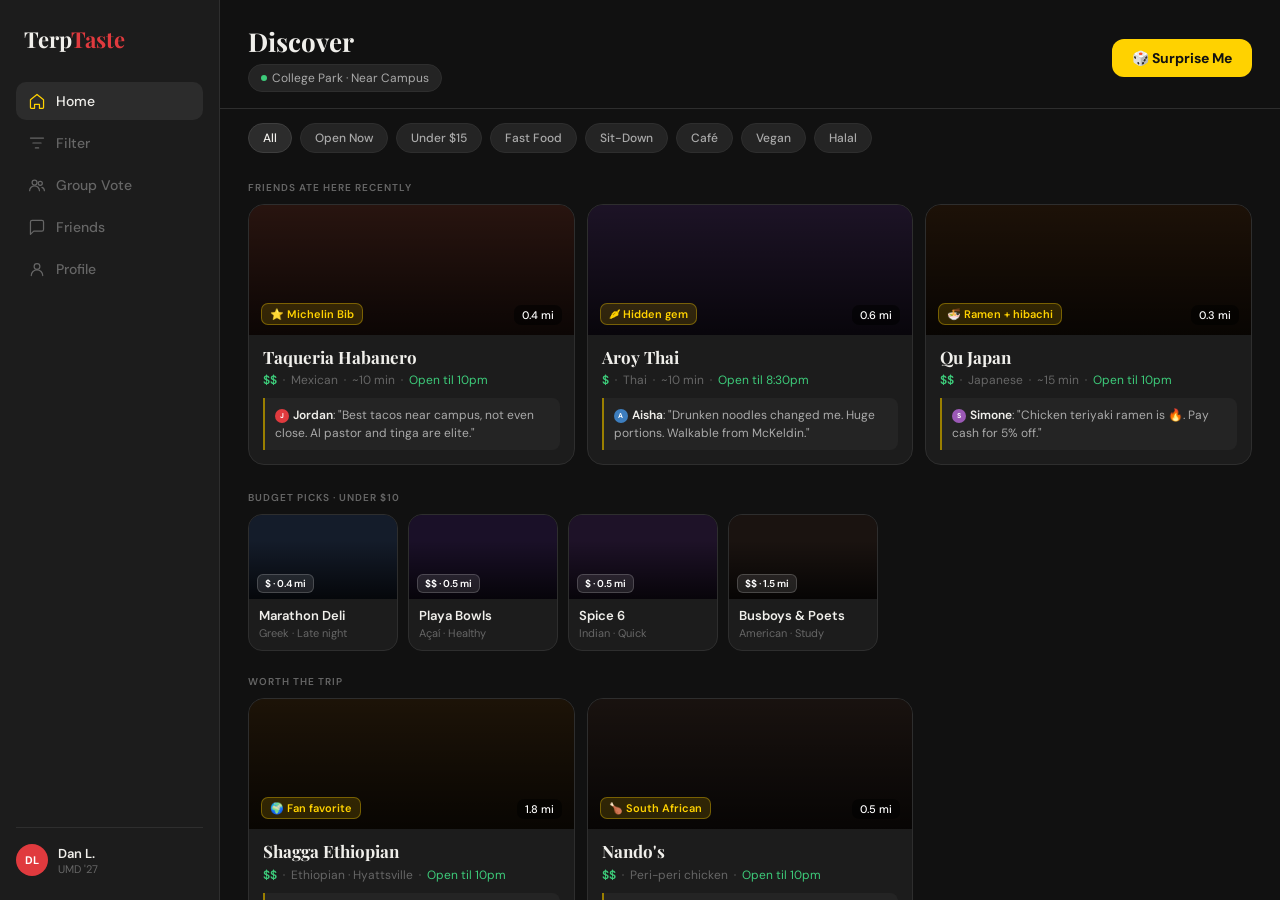
<file: index (1).html>
<!DOCTYPE html>
<html lang="en">
<head>
<meta charset="UTF-8">
<meta name="viewport" content="width=device-width, initial-scale=1.0">
<title>TerpTaste — UMD Food Discovery</title>
<link rel="preconnect" href="https://fonts.googleapis.com">
<link href="https://fonts.googleapis.com/css2?family=DM+Sans:ital,wght@0,400;0,500;0,600;1,400&family=Playfair+Display:wght@700&display=swap" rel="stylesheet">
<style>
*{box-sizing:border-box;margin:0;padding:0;}
:root{
  --red:#E03A3E;--gold:#FFD200;--gold-dim:#9A7F00;
  --bg:#111;--surface:#1C1C1C;--surface2:#242424;--surface3:#2C2C2C;
  --border:#2E2E2E;--border2:#3E3E3E;
  --text-primary:#F0EFEB;--text-secondary:#AAA;--text-muted:#666;
  --green:#3DCB7A;
}
html,body{height:100%;font-family:'DM Sans',sans-serif;background:#0A0A0A;}

.app-shell{display:flex;height:100vh;overflow:hidden;}

/* SIDEBAR */
.sidebar{width:220px;background:var(--surface);border-right:1px solid var(--border);display:flex;flex-direction:column;padding:24px 16px;flex-shrink:0;}
.sidebar-logo{font-family:'Playfair Display',serif;font-size:22px;font-weight:700;color:var(--text-primary);margin-bottom:28px;padding:0 8px;}
.sidebar-logo span{color:var(--red);}
.sidebar-nav-item{display:flex;align-items:center;gap:10px;padding:10px 12px;border-radius:10px;cursor:pointer;margin-bottom:4px;color:var(--text-muted);}
.sidebar-nav-item:hover{background:var(--surface2);color:var(--text-secondary);}
.sidebar-nav-item.active{background:var(--surface3);color:var(--text-primary);}
.sidebar-nav-item span{font-size:14px;font-weight:500;}
.sidebar-user{margin-top:auto;display:flex;align-items:center;gap:10px;padding-top:16px;border-top:1px solid var(--border);}
.sidebar-avatar{width:32px;height:32px;border-radius:50%;background:var(--red);display:flex;align-items:center;justify-content:center;font-size:11px;font-weight:700;color:#fff;flex-shrink:0;}
.sidebar-user-name{font-size:13px;font-weight:600;color:var(--text-primary);}
.sidebar-user-sub{font-size:11px;color:var(--text-muted);}

/* MAIN */
.main-area{flex:1;overflow:hidden;display:flex;flex-direction:column;background:var(--bg);}
.main-scroll{flex:1;overflow-y:auto;overflow-x:hidden;}
.main-scroll::-webkit-scrollbar{width:6px;}
.main-scroll::-webkit-scrollbar-thumb{background:var(--border2);border-radius:3px;}

.panel{display:none;}
.panel.active{display:block;}

/* HEADER */
.panel-header{padding:24px 28px 16px;border-bottom:1px solid var(--border);display:flex;align-items:center;justify-content:space-between;position:sticky;top:0;background:var(--bg);z-index:10;}
.panel-title{font-family:'Playfair Display',serif;font-size:26px;font-weight:700;color:var(--text-primary);}
.location-pill{display:inline-flex;align-items:center;gap:5px;background:var(--surface2);border:1px solid var(--border);border-radius:20px;padding:5px 12px;font-size:12px;color:var(--text-secondary);margin-top:5px;}
.location-dot{width:6px;height:6px;border-radius:50%;background:var(--green);flex-shrink:0;}
.surprise-btn{background:var(--gold);color:#111;border:none;border-radius:12px;padding:10px 20px;font-family:'DM Sans',sans-serif;font-size:14px;font-weight:700;cursor:pointer;white-space:nowrap;}
.surprise-btn:active{transform:scale(0.97);}

/* CHIPS */
.chips{padding:14px 28px 10px;display:flex;gap:8px;overflow-x:auto;}
.chips::-webkit-scrollbar{display:none;}
.chip{background:var(--surface2);border:1px solid var(--border);border-radius:20px;padding:6px 14px;font-size:12px;font-weight:500;color:var(--text-secondary);white-space:nowrap;cursor:pointer;flex-shrink:0;}
.chip.active{background:var(--surface3);color:var(--text-primary);border-color:var(--border2);}

/* SECTION LABEL */
.section-label{padding:18px 28px 10px;font-size:10px;font-weight:600;color:var(--text-muted);letter-spacing:0.1em;text-transform:uppercase;}

/* CARD GRID */
.card-grid{display:grid;grid-template-columns:repeat(auto-fill,minmax(280px,1fr));gap:12px;padding:0 28px 8px;}

/* RESTAURANT CARD */
.rest-card{background:var(--surface);border-radius:16px;border:1px solid var(--border);overflow:hidden;cursor:pointer;transition:border-color 0.15s,transform 0.1s;}
.rest-card:hover{border-color:var(--border2);transform:translateY(-1px);}
.rest-card:active{transform:scale(0.99);}
.rest-img{height:130px;position:relative;display:flex;align-items:flex-end;justify-content:space-between;padding:10px 12px;}
.rest-img-bg{position:absolute;inset:0;}
.rest-img-overlay{position:absolute;inset:0;background:linear-gradient(to bottom,rgba(0,0,0,0.05) 0%,rgba(0,0,0,0.72) 100%);}
.rest-badge{position:relative;z-index:1;background:rgba(255,210,0,0.15);border:1px solid rgba(255,210,0,0.35);border-radius:7px;padding:3px 8px;font-size:11px;font-weight:600;color:var(--gold);}
.rest-distance{position:relative;z-index:1;background:rgba(0,0,0,0.55);color:#fff;border-radius:7px;padding:3px 8px;font-size:11px;font-weight:500;}
.rest-body{padding:12px 14px 14px;}
.rest-name{font-family:'Playfair Display',serif;font-size:17px;font-weight:700;color:var(--text-primary);margin-bottom:5px;line-height:1.2;}
.rest-meta{display:flex;align-items:center;gap:6px;font-size:12px;color:var(--text-muted);}
.rest-price{font-weight:600;color:var(--green);}
.dot{width:2px;height:2px;background:var(--border2);border-radius:50%;flex-shrink:0;}
.rest-trust{margin-top:10px;background:var(--surface2);border-left:2px solid var(--gold-dim);border-radius:0 8px 8px 0;padding:8px 10px;font-size:12px;color:var(--text-secondary);line-height:1.5;}
.trust-name{font-weight:600;color:var(--text-primary);}
.friend-dot{display:inline-block;width:14px;height:14px;border-radius:50%;vertical-align:middle;margin-right:4px;font-size:7px;color:#fff;text-align:center;line-height:14px;font-weight:700;}

/* MINI ROW */
.mini-row{padding:0 28px;display:flex;gap:10px;overflow-x:auto;margin-bottom:6px;}
.mini-row::-webkit-scrollbar{display:none;}
.mini-card{min-width:150px;background:var(--surface);border-radius:14px;border:1px solid var(--border);overflow:hidden;cursor:pointer;flex-shrink:0;transition:border-color 0.15s;}
.mini-card:hover{border-color:var(--border2);}
.mini-img{height:84px;position:relative;}
.mini-img-bg{position:absolute;inset:0;}
.mini-img-overlay{position:absolute;inset:0;background:linear-gradient(to bottom,transparent 30%,rgba(0,0,0,0.75));}
.mini-badge{position:absolute;bottom:6px;left:8px;z-index:1;background:rgba(255,255,255,0.1);border:1px solid rgba(255,255,255,0.18);border-radius:6px;padding:2px 7px;font-size:10px;font-weight:600;color:#fff;}
.mini-body{padding:8px 10px 10px;}
.mini-name{font-size:13px;font-weight:600;color:var(--text-primary);margin-bottom:2px;}
.mini-sub{font-size:11px;color:var(--text-muted);}

/* BG COLORS */
.bg-mex{background:#2A1510;}
.bg-thai{background:#1E1428;}
.bg-greek{background:#141C2A;}
.bg-eth{background:#1E1408;}
.bg-ramen{background:#1E1208;}
.bg-cafe{background:#1A1310;}
.bg-india{background:#1E1228;}
.bg-acai{background:#1A1028;}

/* DETAIL */
.detail-hero{height:220px;position:relative;display:flex;align-items:flex-end;flex-shrink:0;}
.detail-hero-bg{position:absolute;inset:0;}
.detail-hero-overlay{position:absolute;inset:0;background:linear-gradient(to bottom,rgba(0,0,0,0.1) 0%,rgba(0,0,0,0.85) 100%);}
.detail-title{position:relative;z-index:2;padding:0 28px 18px;}
.detail-name{font-family:'Playfair Display',serif;font-size:28px;font-weight:700;color:#fff;margin-bottom:4px;}
.detail-sub{font-size:13px;color:rgba(255,255,255,0.6);}
.detail-body{padding:20px 28px;}
.back-btn-inline{background:var(--surface2);border:1px solid var(--border);border-radius:8px;padding:7px 14px;font-size:13px;font-weight:500;cursor:pointer;color:var(--text-secondary);display:inline-flex;align-items:center;gap:6px;margin-bottom:18px;font-family:'DM Sans',sans-serif;}
.back-btn-inline:hover{color:var(--text-primary);}
.pills-row{display:flex;gap:7px;flex-wrap:wrap;margin-bottom:18px;}
.dpill{border-radius:8px;padding:5px 11px;font-size:12px;font-weight:500;}
.dpill-open{background:rgba(61,203,122,0.12);color:var(--green);border:1px solid rgba(61,203,122,0.25);}
.dpill-wait{background:rgba(255,180,50,0.1);color:#FFB432;border:1px solid rgba(255,180,50,0.2);}
.dpill-price{background:var(--surface2);color:var(--text-secondary);border:1px solid var(--border);}
.detail-cols{display:grid;grid-template-columns:1fr 1fr;gap:24px;}
.dsection{font-size:10px;font-weight:600;color:var(--text-muted);letter-spacing:0.1em;text-transform:uppercase;margin-bottom:8px;}
.trust-block{background:var(--surface2);border-radius:12px;padding:14px;margin-bottom:18px;border-left:3px solid var(--gold-dim);}
.trust-block p{font-size:13px;color:var(--text-secondary);line-height:1.6;font-style:italic;}
.trust-block .src{font-size:11px;color:var(--text-muted);margin-top:5px;font-style:normal;}
.detail-menu-text{font-size:13px;color:var(--text-secondary);line-height:1.6;margin-bottom:18px;}
.dietary-tags{display:flex;flex-wrap:wrap;gap:6px;margin-bottom:20px;}
.dtag{background:var(--surface2);border:1px solid var(--border);border-radius:8px;padding:5px 10px;font-size:12px;color:var(--text-secondary);}
.action-row-d{display:flex;gap:10px;margin-bottom:10px;}
.abtn{border-radius:10px;padding:11px 18px;font-family:'DM Sans',sans-serif;font-size:13px;font-weight:600;cursor:pointer;}
.abtn-sec{background:var(--surface2);color:var(--text-primary);border:1px solid var(--border);}
.abtn-sec:hover{border-color:var(--border2);}
.checkin-btn{background:var(--red);color:#fff;border:none;border-radius:10px;padding:12px 24px;font-family:'DM Sans',sans-serif;font-size:14px;font-weight:700;cursor:pointer;margin-top:10px;display:block;width:100%;}

/* FILTER */
.filter-body{padding:24px 28px;}
.fgroup{margin-bottom:24px;}
.fgroup-title{font-size:10px;font-weight:600;color:var(--text-muted);text-transform:uppercase;letter-spacing:0.1em;margin-bottom:10px;}
.fopts{display:flex;flex-wrap:wrap;gap:7px;}
.fopt{background:var(--surface2);border:1px solid var(--border);border-radius:20px;padding:7px 14px;font-size:12px;font-weight:500;cursor:pointer;color:var(--text-secondary);font-family:'DM Sans',sans-serif;}
.fopt.sel{background:var(--surface3);color:var(--text-primary);border-color:var(--border2);}
.price-grid{display:grid;grid-template-columns:repeat(4,80px);gap:8px;}
.price-opt{background:var(--surface2);border:1px solid var(--border);border-radius:10px;padding:10px 8px;text-align:center;font-size:13px;font-weight:700;cursor:pointer;color:var(--text-secondary);font-family:'DM Sans',sans-serif;}
.price-opt.sel{background:var(--surface3);color:var(--gold);border-color:var(--gold-dim);}
input[type=range]{width:100%;max-width:360px;accent-color:var(--gold);margin:6px 0 4px;display:block;}
.range-labels{display:flex;justify-content:space-between;font-size:11px;color:var(--text-muted);max-width:360px;}
.apply-btn{background:var(--red);color:#fff;border:none;border-radius:12px;padding:13px 32px;font-family:'DM Sans',sans-serif;font-size:14px;font-weight:700;cursor:pointer;margin-top:8px;}

/* GROUP */
.group-layout{display:grid;grid-template-columns:1fr 1fr;gap:24px;padding:24px 28px;align-items:start;}
.gl-title{font-size:10px;font-weight:600;color:var(--text-muted);text-transform:uppercase;letter-spacing:0.1em;margin-bottom:10px;}
.mbrs{display:flex;margin-bottom:16px;}
.mbr{width:36px;height:36px;border-radius:50%;display:flex;align-items:center;justify-content:center;font-size:11px;font-weight:700;color:#fff;border:2px solid var(--bg);margin-left:-8px;}
.mbr:first-child{margin-left:0;}
.vote-card{background:var(--surface);border:1px solid var(--border);border-radius:14px;padding:13px 14px;margin-bottom:10px;cursor:pointer;transition:border-color 0.15s;}
.vote-card:hover{border-color:var(--border2);}
.vote-card.picked{border:1px solid var(--red);background:rgba(224,58,62,0.05);}
.vote-header{display:flex;justify-content:space-between;align-items:center;margin-bottom:3px;}
.vote-name{font-size:14px;font-weight:600;color:var(--text-primary);}
.vote-tag{font-size:10px;padding:3px 8px;border-radius:6px;font-weight:600;background:rgba(255,210,0,0.1);color:var(--gold);border:1px solid rgba(255,210,0,0.2);}
.vote-meta{font-size:12px;color:var(--text-muted);margin-bottom:8px;}
.vbar-bg{background:var(--surface2);border-radius:3px;height:4px;overflow:hidden;}
.vbar{height:4px;border-radius:3px;background:var(--red);transition:width 0.5s ease;}
.vcount{font-size:11px;color:var(--text-muted);margin-top:4px;}
.win-banner{background:var(--surface2);border:1px solid var(--border2);border-radius:14px;padding:24px;text-align:center;}
.win-em{font-size:32px;margin-bottom:8px;}
.win-name{font-family:'Playfair Display',serif;font-size:22px;font-weight:700;color:var(--text-primary);margin-bottom:4px;}
.win-sub{font-size:12px;color:var(--text-muted);}
.invite-btn{width:100%;border:1px dashed var(--border2);background:transparent;border-radius:10px;padding:10px;font-family:'DM Sans',sans-serif;font-size:13px;color:var(--text-muted);cursor:pointer;margin-bottom:14px;}

/* FRIENDS */
.feed-grid{display:grid;grid-template-columns:repeat(auto-fill,minmax(280px,1fr));gap:12px;padding:0 28px 28px;}
.feed-item{background:var(--surface);border-radius:14px;border:1px solid var(--border);padding:14px;}
.feed-top{display:flex;align-items:center;gap:10px;margin-bottom:9px;}
.feed-pfp{width:36px;height:36px;border-radius:50%;display:flex;align-items:center;justify-content:center;font-size:12px;font-weight:700;color:#fff;flex-shrink:0;}
.feed-who{font-size:13px;font-weight:600;color:var(--text-primary);}
.feed-when{font-size:11px;color:var(--text-muted);}
.feed-rest{font-size:15px;font-weight:600;color:var(--text-primary);margin-bottom:4px;}
.feed-quote{font-size:12px;color:var(--text-secondary);line-height:1.5;}
.feed-actions{display:flex;gap:14px;margin-top:10px;padding-top:10px;border-top:1px solid var(--border);}
.fa{font-size:12px;font-weight:500;color:var(--text-muted);cursor:pointer;}
.fa.fire{color:var(--red);}

/* PROFILE */
.profile-layout{display:grid;grid-template-columns:240px 1fr;gap:24px;padding:24px 28px;align-items:start;}
.profile-card{background:var(--surface);border:1px solid var(--border);border-radius:16px;padding:24px;text-align:center;}
.profile-avatar{width:72px;height:72px;border-radius:50%;background:var(--red);display:flex;align-items:center;justify-content:center;font-size:22px;font-weight:700;color:#fff;margin:0 auto 12px;}
.profile-name{font-family:'Playfair Display',serif;font-size:20px;font-weight:700;color:var(--text-primary);}
.profile-handle{font-size:12px;color:var(--text-muted);margin-top:3px;}
.stats-grid{display:grid;grid-template-columns:1fr 1fr;gap:8px;margin-top:16px;}
.stat-card{background:var(--surface2);border-radius:12px;padding:12px;text-align:center;}
.stat-num{font-family:'Playfair Display',serif;font-size:24px;font-weight:700;color:var(--text-primary);}
.stat-label{font-size:10px;color:var(--text-muted);margin-top:2px;}
.pref-section{background:var(--surface);border:1px solid var(--border);border-radius:14px;padding:16px;margin-bottom:14px;}
.pref-title{font-size:10px;font-weight:600;color:var(--text-muted);text-transform:uppercase;letter-spacing:0.1em;margin-bottom:10px;}
.pref-tags{display:flex;flex-wrap:wrap;gap:6px;}
.ptag{background:var(--surface2);border:1px solid var(--border);border-radius:8px;padding:5px 11px;font-size:12px;font-weight:500;color:var(--text-secondary);}
.hist-item{display:flex;justify-content:space-between;align-items:center;padding:10px 0;border-bottom:1px solid var(--border);}
.hist-item:last-child{border-bottom:none;}
.hist-name{font-size:13px;font-weight:600;color:var(--text-primary);}
.hist-sub{font-size:11px;color:var(--text-muted);margin-top:1px;}
.hist-date{font-size:12px;color:var(--text-muted);}

/* MOBILE NAV */
.mobile-nav{display:none;background:var(--surface);border-top:1px solid var(--border);padding:10px 0 env(safe-area-inset-bottom, 14px);flex-shrink:0;}
.mobile-nav-inner{display:flex;}
.nav-item{flex:1;display:flex;flex-direction:column;align-items:center;gap:4px;cursor:pointer;padding:4px 0;}
.nav-label{font-size:10px;color:var(--text-muted);font-weight:500;}
.nav-item.active .nav-label{color:var(--gold);}

/* RESPONSIVE */
@media(max-width:700px){
  .sidebar{display:none;}
  .mobile-nav{display:flex;flex-direction:column;}
  .panel-header{padding:14px 16px 12px;flex-wrap:wrap;gap:8px;}
  .panel-title{font-size:20px;}
  .chips{padding:10px 16px 8px;}
  .section-label{padding:14px 16px 8px;}
  .card-grid{grid-template-columns:1fr;padding:0 16px 8px;gap:10px;}
  .mini-row{padding:0 16px;}
  .filter-body{padding:16px;}
  .group-layout{grid-template-columns:1fr;padding:16px;}
  .feed-grid{grid-template-columns:1fr;padding:0 16px 16px;}
  .profile-layout{grid-template-columns:1fr;padding:16px;}
  .detail-title{padding:0 16px 14px;}
  .detail-body{padding:16px;}
  .detail-cols{grid-template-columns:1fr;}
  .detail-name{font-size:22px;}
  .price-grid{grid-template-columns:repeat(4,1fr);}
}
</style>
</head>
<body>

<div class="app-shell">

  <!-- SIDEBAR (desktop) -->
  <div class="sidebar">
    <div class="sidebar-logo">Terp<span>Taste</span></div>
    <div class="sidebar-nav-item active" id="sb-home" onclick="goHome()">
      <svg width="18" height="18" viewBox="0 0 22 22" fill="none"><path d="M3 9.5L11 3l8 6.5V19a1 1 0 01-1 1H14v-5H8v5H4a1 1 0 01-1-1V9.5z" stroke="#FFD200" stroke-width="1.5" stroke-linecap="round" stroke-linejoin="round"/></svg>
      <span>Home</span>
    </div>
    <div class="sidebar-nav-item" id="sb-filter" onclick="goFilter()">
      <svg width="18" height="18" viewBox="0 0 22 22" fill="none"><path d="M3 5h16M6 11h10M9 17h4" stroke="#666" stroke-width="1.5" stroke-linecap="round"/></svg>
      <span>Filter</span>
    </div>
    <div class="sidebar-nav-item" id="sb-group" onclick="goGroup()">
      <svg width="18" height="18" viewBox="0 0 22 22" fill="none"><circle cx="8" cy="8" r="3" stroke="#666" stroke-width="1.5"/><circle cx="15" cy="9" r="2.5" stroke="#666" stroke-width="1.5"/><path d="M2 18c0-3.3 2.7-6 6-6s6 2.7 6 6" stroke="#666" stroke-width="1.5" stroke-linecap="round"/><path d="M17 14c1.7.5 3 2 3 4" stroke="#666" stroke-width="1.5" stroke-linecap="round"/></svg>
      <span>Group Vote</span>
    </div>
    <div class="sidebar-nav-item" id="sb-friends" onclick="goFriends()">
      <svg width="18" height="18" viewBox="0 0 22 22" fill="none"><path d="M19 14c0 1-1 2-2 2H7l-4 4V5c0-1 1-2 2-2h12c1 0 2 1 2 2v9z" stroke="#666" stroke-width="1.5" stroke-linecap="round" stroke-linejoin="round"/></svg>
      <span>Friends</span>
    </div>
    <div class="sidebar-nav-item" id="sb-profile" onclick="goProfile()">
      <svg width="18" height="18" viewBox="0 0 22 22" fill="none"><circle cx="11" cy="8" r="3.5" stroke="#666" stroke-width="1.5"/><path d="M4 19c0-3.9 3.1-7 7-7s7 3.1 7 7" stroke="#666" stroke-width="1.5" stroke-linecap="round"/></svg>
      <span>Profile</span>
    </div>
    <div class="sidebar-user">
      <div class="sidebar-avatar">DL</div>
      <div>
        <div class="sidebar-user-name">Dan L.</div>
        <div class="sidebar-user-sub">UMD '27</div>
      </div>
    </div>
  </div>

  <!-- MAIN AREA -->
  <div class="main-area">
    <div class="main-scroll">

      <!-- HOME -->
      <div class="panel active" id="panel-home">
        <div class="panel-header">
          <div>
            <div class="panel-title">Discover</div>
            <div class="location-pill"><div class="location-dot"></div>College Park · Near Campus</div>
          </div>
          <button class="surprise-btn" onclick="showSurprise()">🎲 Surprise Me</button>
        </div>
        <div class="chips">
          <div class="chip active">All</div>
          <div class="chip" onclick="goFilter()">Open Now</div>
          <div class="chip" onclick="goFilter()">Under $15</div>
          <div class="chip" onclick="goFilter()">Fast Food</div>
          <div class="chip" onclick="goFilter()">Sit-Down</div>
          <div class="chip" onclick="goFilter()">Café</div>
          <div class="chip" onclick="goFilter()">Vegan</div>
          <div class="chip" onclick="goFilter()">Halal</div>
        </div>

        <div class="section-label">Friends ate here recently</div>
        <div class="card-grid">
          <div class="rest-card" onclick="showDetail('habanero')">
            <div class="rest-img"><div class="rest-img-bg bg-mex"></div><div class="rest-img-overlay"></div><div class="rest-badge">⭐ Michelin Bib</div><div class="rest-distance">0.4 mi</div></div>
            <div class="rest-body">
              <div class="rest-name">Taqueria Habanero</div>
              <div class="rest-meta"><span class="rest-price">$$</span><div class="dot"></div><span>Mexican</span><div class="dot"></div><span>~10 min</span><div class="dot"></div><span style="color:var(--green);">Open til 10pm</span></div>
              <div class="rest-trust"><span class="friend-dot" style="background:#E03A3E;">J</span><span class="trust-name">Jordan</span>: "Best tacos near campus, not even close. Al pastor and tinga are elite."</div>
            </div>
          </div>
          <div class="rest-card" onclick="showDetail('aroy')">
            <div class="rest-img"><div class="rest-img-bg bg-thai"></div><div class="rest-img-overlay"></div><div class="rest-badge">🌶 Hidden gem</div><div class="rest-distance">0.6 mi</div></div>
            <div class="rest-body">
              <div class="rest-name">Aroy Thai</div>
              <div class="rest-meta"><span class="rest-price">$</span><div class="dot"></div><span>Thai</span><div class="dot"></div><span>~10 min</span><div class="dot"></div><span style="color:var(--green);">Open til 8:30pm</span></div>
              <div class="rest-trust"><span class="friend-dot" style="background:#3D7EBF;">A</span><span class="trust-name">Aisha</span>: "Drunken noodles changed me. Huge portions. Walkable from McKeldin."</div>
            </div>
          </div>
          <div class="rest-card" onclick="showDetail('qu')">
            <div class="rest-img"><div class="rest-img-bg bg-ramen"></div><div class="rest-img-overlay"></div><div class="rest-badge">🍜 Ramen + hibachi</div><div class="rest-distance">0.3 mi</div></div>
            <div class="rest-body">
              <div class="rest-name">Qu Japan</div>
              <div class="rest-meta"><span class="rest-price">$$</span><div class="dot"></div><span>Japanese</span><div class="dot"></div><span>~15 min</span><div class="dot"></div><span style="color:var(--green);">Open til 10pm</span></div>
              <div class="rest-trust"><span class="friend-dot" style="background:#9B59B6;">S</span><span class="trust-name">Simone</span>: "Chicken teriyaki ramen is 🔥. Pay cash for 5% off."</div>
            </div>
          </div>
        </div>

        <div class="section-label">Budget picks · Under $10</div>
        <div class="mini-row">
          <div class="mini-card" onclick="showDetail('marathon')"><div class="mini-img"><div class="mini-img-bg bg-greek"></div><div class="mini-img-overlay"></div><div class="mini-badge">$ · 0.4 mi</div></div><div class="mini-body"><div class="mini-name">Marathon Deli</div><div class="mini-sub">Greek · Late night</div></div></div>
          <div class="mini-card" onclick="showDetail('playa')"><div class="mini-img"><div class="mini-img-bg bg-acai"></div><div class="mini-img-overlay"></div><div class="mini-badge">$$ · 0.5 mi</div></div><div class="mini-body"><div class="mini-name">Playa Bowls</div><div class="mini-sub">Açaí · Healthy</div></div></div>
          <div class="mini-card" onclick="showDetail('spice6')"><div class="mini-img"><div class="mini-img-bg bg-india"></div><div class="mini-img-overlay"></div><div class="mini-badge">$ · 0.5 mi</div></div><div class="mini-body"><div class="mini-name">Spice 6</div><div class="mini-sub">Indian · Quick</div></div></div>
          <div class="mini-card" onclick="showDetail('busboys')"><div class="mini-img"><div class="mini-img-bg bg-cafe"></div><div class="mini-img-overlay"></div><div class="mini-badge">$$ · 1.5 mi</div></div><div class="mini-body"><div class="mini-name">Busboys & Poets</div><div class="mini-sub">American · Study</div></div></div>
        </div>

        <div class="section-label">Worth the trip</div>
        <div class="card-grid">
          <div class="rest-card" onclick="showDetail('shagga')">
            <div class="rest-img"><div class="rest-img-bg bg-eth"></div><div class="rest-img-overlay"></div><div class="rest-badge">🌍 Fan favorite</div><div class="rest-distance">1.8 mi</div></div>
            <div class="rest-body">
              <div class="rest-name">Shagga Ethiopian</div>
              <div class="rest-meta"><span class="rest-price">$$</span><div class="dot"></div><span>Ethiopian · Hyattsville</span><div class="dot"></div><span style="color:var(--green);">Open til 10pm</span></div>
              <div class="rest-trust"><span class="friend-dot" style="background:#2A9D60;">M</span><span class="trust-name">Marcus</span>: "Combo platter fed 3 of us. $16 each, stuffed. Best Ethiopian near campus."</div>
            </div>
          </div>
          <div class="rest-card" onclick="showDetail('nandos')">
            <div class="rest-img"><div class="rest-img-bg bg-cafe"></div><div class="rest-img-overlay"></div><div class="rest-badge">🍗 South African</div><div class="rest-distance">0.5 mi</div></div>
            <div class="rest-body">
              <div class="rest-name">Nando's</div>
              <div class="rest-meta"><span class="rest-price">$$</span><div class="dot"></div><span>Peri-peri chicken</span><div class="dot"></div><span style="color:var(--green);">Open til 10pm</span></div>
              <div class="rest-trust"><span class="friend-dot" style="background:#E67E22;">K</span><span class="trust-name">Kevin</span>: "Chicken sandwich with sweet potato fries. Solid reliable pick."</div>
            </div>
          </div>
        </div>
        <div style="height:20px;"></div>
      </div>

      <!-- DETAIL -->
      <div class="panel" id="panel-detail">
        <div class="detail-hero">
          <div class="detail-hero-bg" id="detail-hero-bg"></div>
          <div class="detail-hero-overlay"></div>
          <div class="detail-title">
            <div class="detail-name" id="detail-name"></div>
            <div class="detail-sub" id="detail-sub"></div>
          </div>
        </div>
        <div class="detail-body">
          <button class="back-btn-inline" onclick="goHome()">← Back to results</button>
          <div class="pills-row" id="detail-pills"></div>
          <div class="detail-cols">
            <div>
              <div class="dsection">From your people</div>
              <div class="trust-block" id="detail-trust"></div>
              <div class="dsection">On the menu</div>
              <div class="detail-menu-text" id="detail-menu"></div>
            </div>
            <div>
              <div class="dsection">Dietary info</div>
              <div class="dietary-tags" id="detail-dietary"></div>
              <div class="action-row-d">
                <button class="abtn abtn-sec" onclick="goGroup()">Suggest to Group →</button>
                <button class="abtn abtn-sec" onclick="saveRest()">Save ♡</button>
              </div>
              <button class="checkin-btn" id="checkin-btn" onclick="checkIn()">Been Here — Check In</button>
            </div>
          </div>
        </div>
      </div>

      <!-- FILTER -->
      <div class="panel" id="panel-filter">
        <div class="panel-header">
          <div><div class="panel-title">Filter</div><div style="font-size:13px;color:var(--text-muted);margin-top:2px;">Narrow down your options</div></div>
          <div style="font-size:13px;color:var(--red);cursor:pointer;font-weight:600;" onclick="clearFilters()">Clear all</div>
        </div>
        <div class="filter-body">
          <div class="fgroup">
            <div class="fgroup-title">Cuisine type</div>
            <div class="fopts">
              <div class="fopt sel" onclick="toggleFilter(this)">All</div>
              <div class="fopt" onclick="toggleFilter(this)">Fast Food</div>
              <div class="fopt" onclick="toggleFilter(this)">Sit-Down</div>
              <div class="fopt" onclick="toggleFilter(this)">Café</div>
              <div class="fopt" onclick="toggleFilter(this)">Asian</div>
              <div class="fopt" onclick="toggleFilter(this)">Mexican</div>
              <div class="fopt" onclick="toggleFilter(this)">Ethiopian</div>
              <div class="fopt" onclick="toggleFilter(this)">Indian</div>
              <div class="fopt" onclick="toggleFilter(this)">Mediterranean</div>
              <div class="fopt" onclick="toggleFilter(this)">Pizza</div>
              <div class="fopt" onclick="toggleFilter(this)">BBQ</div>
              <div class="fopt" onclick="toggleFilter(this)">Latin</div>
            </div>
          </div>
          <div class="fgroup">
            <div class="fgroup-title">Price range</div>
            <div class="price-grid">
              <div class="price-opt sel" onclick="togglePrice(this)">$</div>
              <div class="price-opt sel" onclick="togglePrice(this)">$$</div>
              <div class="price-opt" onclick="togglePrice(this)">$$$</div>
              <div class="price-opt" onclick="togglePrice(this)">$$$$</div>
            </div>
          </div>
          <div class="fgroup">
            <div class="fgroup-title">Max distance: <span id="dist-val">0.5</span> mi</div>
            <input type="range" min="1" max="30" value="5" step="1" oninput="document.getElementById('dist-val').textContent=(this.value/10).toFixed(1)">
            <div class="range-labels"><span>0.1 mi</span><span>3.0 mi</span></div>
          </div>
          <div class="fgroup">
            <div class="fgroup-title">Dietary needs</div>
            <div class="fopts">
              <div class="fopt" onclick="toggleFilter(this)">Vegetarian</div>
              <div class="fopt" onclick="toggleFilter(this)">Vegan</div>
              <div class="fopt" onclick="toggleFilter(this)">Gluten-Free</div>
              <div class="fopt" onclick="toggleFilter(this)">Halal</div>
              <div class="fopt" onclick="toggleFilter(this)">Kosher</div>
              <div class="fopt" onclick="toggleFilter(this)">Dairy-Free</div>
            </div>
          </div>
          <div class="fgroup">
            <div class="fgroup-title">Hours</div>
            <div class="fopts">
              <div class="fopt sel" onclick="toggleFilter(this)">Open Now</div>
              <div class="fopt" onclick="toggleFilter(this)">Open Late (10pm+)</div>
              <div class="fopt" onclick="toggleFilter(this)">Breakfast</div>
            </div>
          </div>
          <button class="apply-btn" onclick="goHome()">Show Results →</button>
        </div>
      </div>

      <!-- GROUP -->
      <div class="panel" id="panel-group">
        <div class="panel-header"><div><div class="panel-title">Group Vote</div><div style="font-size:13px;color:var(--text-muted);margin-top:2px;">Settle it in 60 seconds</div></div></div>
        <div class="group-layout">
          <div>
            <div class="gl-title">In this session</div>
            <div class="mbrs">
              <div class="mbr" style="background:#E03A3E;">DL</div>
              <div class="mbr" style="background:#3D7EBF;">AK</div>
              <div class="mbr" style="background:#2A9D60;">JT</div>
              <div class="mbr" style="background:#9B59B6;">MR</div>
            </div>
            <button class="invite-btn">+ Invite by link</button>
            <div class="gl-title" style="margin-bottom:10px;">Cast your vote</div>
            <div class="vote-card picked" id="vote-hab" onclick="castVote('hab')">
              <div class="vote-header"><div class="vote-name">Taqueria Habanero</div><div class="vote-tag">Leading</div></div>
              <div class="vote-meta">Mexican · $$ · 0.4 mi · Open now</div>
              <div class="vbar-bg"><div class="vbar" style="width:75%"></div></div>
              <div class="vcount">3 of 4 voted</div>
            </div>
            <div class="vote-card" id="vote-qu" onclick="castVote('qu')">
              <div class="vote-header"><div class="vote-name">Qu Japan</div></div>
              <div class="vote-meta">Japanese · $$ · 0.3 mi · Open now</div>
              <div class="vbar-bg"><div class="vbar" style="width:25%"></div></div>
              <div class="vcount">1 of 4 voted</div>
            </div>
            <div class="vote-card" id="vote-aroy" onclick="castVote('aroy')">
              <div class="vote-header"><div class="vote-name">Aroy Thai</div></div>
              <div class="vote-meta">Thai · $ · 0.6 mi · Open now</div>
              <div class="vbar-bg"><div class="vbar" style="width:0%"></div></div>
              <div class="vcount">0 of 4 voted</div>
            </div>
            <button style="width:100%;background:var(--surface2);border:1px solid var(--border);border-radius:10px;padding:11px;font-family:'DM Sans',sans-serif;font-size:13px;font-weight:600;color:var(--text-secondary);cursor:pointer;margin-top:4px;" onclick="goHome()">+ Add another option</button>
          </div>
          <div>
            <div class="gl-title" style="margin-bottom:10px;">Result</div>
            <div class="win-banner" id="win-section">
              <div class="win-em">🌮</div>
              <div class="win-name">Taqueria Habanero wins!</div>
              <div class="win-sub">Decided in 43 seconds · 0.4 mi away</div>
            </div>
          </div>
        </div>
      </div>

      <!-- FRIENDS -->
      <div class="panel" id="panel-friends">
        <div class="panel-header"><div><div class="panel-title">Friends Feed</div><div style="font-size:13px;color:var(--text-muted);margin-top:2px;">Real check-ins, no bots</div></div></div>
        <div style="height:14px;"></div>
        <div class="feed-grid">
          <div class="feed-item">
            <div class="feed-top"><div class="feed-pfp" style="background:#E03A3E;">JT</div><div><div class="feed-who">Jordan T.</div><div class="feed-when">2 hours ago</div></div></div>
            <div class="feed-rest">Taqueria Habanero</div>
            <div class="feed-quote">"Al pastor and a hibiscus agua fresca — that's the move. Michelin for a reason."</div>
            <div class="feed-actions"><div class="fa fire">🔥 Same</div><div class="fa">Save spot</div><div class="fa">Send to group</div></div>
          </div>
          <div class="feed-item">
            <div class="feed-top"><div class="feed-pfp" style="background:#3D7EBF;">AK</div><div><div class="feed-who">Aisha K.</div><div class="feed-when">Yesterday · 7pm</div></div></div>
            <div class="feed-rest">Aroy Thai</div>
            <div class="feed-quote">"Got the drunken noodles on 3-star spice. Do NOT underestimate it. So good though."</div>
            <div class="feed-actions"><div class="fa fire">🔥 Same</div><div class="fa">Save spot</div><div class="fa">Send to group</div></div>
          </div>
          <div class="feed-item">
            <div class="feed-top"><div class="feed-pfp" style="background:#2A9D60;">MR</div><div><div class="feed-who">Marcus R.</div><div class="feed-when">2 days ago</div></div></div>
            <div class="feed-rest">Shagga Ethiopian</div>
            <div class="feed-quote">"Ubered over and split the combo platter with 2 friends. $16 each, stuffed. Go."</div>
            <div class="feed-actions"><div class="fa fire">🔥 Same</div><div class="fa">Save spot</div><div class="fa">Send to group</div></div>
          </div>
          <div class="feed-item">
            <div class="feed-top"><div class="feed-pfp" style="background:#9B59B6;">SP</div><div><div class="feed-who">Simone P.</div><div class="feed-when">3 days ago</div></div></div>
            <div class="feed-rest">Marathon Deli</div>
            <div class="feed-quote">"Marathon fries at midnight after studying. Classic. $4. They never miss."</div>
            <div class="feed-actions"><div class="fa fire">🔥 Same</div><div class="fa">Save spot</div><div class="fa">Send to group</div></div>
          </div>
          <div class="feed-item">
            <div class="feed-top"><div class="feed-pfp" style="background:#E67E22;">KB</div><div><div class="feed-who">Kevin B.</div><div class="feed-when">4 days ago</div></div></div>
            <div class="feed-rest">Qu Japan</div>
            <div class="feed-quote">"Tonkotsu ramen, paid cash, got 5% off. This place is consistently solid."</div>
            <div class="feed-actions"><div class="fa fire">🔥 Same</div><div class="fa">Save spot</div><div class="fa">Send to group</div></div>
          </div>
          <div class="feed-item">
            <div class="feed-top"><div class="feed-pfp" style="background:#1ABC9C;">PR</div><div><div class="feed-who">Priya R.</div><div class="feed-when">5 days ago</div></div></div>
            <div class="feed-rest">Spice 6</div>
            <div class="feed-quote">"Naan pizza with tikka masala. $14 and you'll be full for the rest of the day."</div>
            <div class="feed-actions"><div class="fa fire">🔥 Same</div><div class="fa">Save spot</div><div class="fa">Send to group</div></div>
          </div>
        </div>
      </div>

      <!-- PROFILE -->
      <div class="panel" id="panel-profile">
        <div class="panel-header"><div class="panel-title">Profile</div></div>
        <div class="profile-layout">
          <div>
            <div class="profile-card">
              <div class="profile-avatar">DL</div>
              <div class="profile-name">Dan L.</div>
              <div class="profile-handle">UMD '27 · College Park</div>
              <div class="stats-grid">
                <div class="stat-card"><div class="stat-num">31</div><div class="stat-label">Check-ins</div></div>
                <div class="stat-card"><div class="stat-num">8</div><div class="stat-label">Saved</div></div>
                <div class="stat-card"><div class="stat-num">12</div><div class="stat-label">Friends</div></div>
                <div class="stat-card"><div class="stat-num">4</div><div class="stat-label">Groups</div></div>
              </div>
            </div>
            <div class="pref-section" style="margin-top:12px;">
              <div class="pref-title">Preferences</div>
              <div class="pref-tags">
                <div class="ptag">Asian</div>
                <div class="ptag">Under $15</div>
                <div class="ptag">Quick eats</div>
                <div class="ptag">Vegan options</div>
                <div class="ptag">Open late</div>
              </div>
            </div>
          </div>
          <div>
            <div class="pref-section">
              <div class="pref-title">Recent visits</div>
              <div class="hist-item"><div><div class="hist-name">Taqueria Habanero</div><div class="hist-sub">Mexican · $$</div></div><div class="hist-date">Today</div></div>
              <div class="hist-item"><div><div class="hist-name">Aroy Thai</div><div class="hist-sub">Thai · $</div></div><div class="hist-date">Monday</div></div>
              <div class="hist-item"><div><div class="hist-name">Qu Japan</div><div class="hist-sub">Japanese · $$</div></div><div class="hist-date">Saturday</div></div>
              <div class="hist-item"><div><div class="hist-name">Marathon Deli</div><div class="hist-sub">Greek · $</div></div><div class="hist-date">Thursday</div></div>
              <div class="hist-item"><div><div class="hist-name">Shagga Ethiopian</div><div class="hist-sub">Ethiopian · $$</div></div><div class="hist-date">Last week</div></div>
            </div>
          </div>
        </div>
      </div>

    </div><!-- end main-scroll -->

    <!-- MOBILE BOTTOM NAV -->
    <div class="mobile-nav">
      <div class="mobile-nav-inner">
        <div class="nav-item active" id="mn-home" onclick="goHome()">
          <svg width="22" height="22" viewBox="0 0 22 22" fill="none"><path d="M3 9.5L11 3l8 6.5V19a1 1 0 01-1 1H14v-5H8v5H4a1 1 0 01-1-1V9.5z" stroke="#666" stroke-width="1.5" stroke-linecap="round" stroke-linejoin="round"/></svg>
          <div class="nav-label">Home</div>
        </div>
        <div class="nav-item" id="mn-filter" onclick="goFilter()">
          <svg width="22" height="22" viewBox="0 0 22 22" fill="none"><path d="M3 5h16M6 11h10M9 17h4" stroke="#666" stroke-width="1.5" stroke-linecap="round"/></svg>
          <div class="nav-label">Filter</div>
        </div>
        <div class="nav-item" id="mn-group" onclick="goGroup()">
          <svg width="22" height="22" viewBox="0 0 22 22" fill="none"><circle cx="8" cy="8" r="3" stroke="#666" stroke-width="1.5"/><circle cx="15" cy="9" r="2.5" stroke="#666" stroke-width="1.5"/><path d="M2 18c0-3.3 2.7-6 6-6s6 2.7 6 6" stroke="#666" stroke-width="1.5" stroke-linecap="round"/><path d="M17 14c1.7.5 3 2 3 4" stroke="#666" stroke-width="1.5" stroke-linecap="round"/></svg>
          <div class="nav-label">Group</div>
        </div>
        <div class="nav-item" id="mn-friends" onclick="goFriends()">
          <svg width="22" height="22" viewBox="0 0 22 22" fill="none"><path d="M19 14c0 1-1 2-2 2H7l-4 4V5c0-1 1-2 2-2h12c1 0 2 1 2 2v9z" stroke="#666" stroke-width="1.5" stroke-linecap="round" stroke-linejoin="round"/></svg>
          <div class="nav-label">Friends</div>
        </div>
        <div class="nav-item" id="mn-profile" onclick="goProfile()">
          <svg width="22" height="22" viewBox="0 0 22 22" fill="none"><circle cx="11" cy="8" r="3.5" stroke="#666" stroke-width="1.5"/><path d="M4 19c0-3.9 3.1-7 7-7s7 3.1 7 7" stroke="#666" stroke-width="1.5" stroke-linecap="round"/></svg>
          <div class="nav-label">Profile</div>
        </div>
      </div>
    </div>

  </div>
</div>

<script>
const rests={
  habanero:{name:'Taqueria Habanero',sub:'Mexican · $$ · 7410 Baltimore Ave',bg:'bg-mex',pills:[{t:'Open til 10pm',c:'dpill-open'},{t:'~10 min wait',c:'dpill-wait'},{t:'$10–$18',c:'dpill-price'}],trust:{p:'"Best tacos in the area, and it\'s not close. Al pastor, tinga, and the polpo (octopus) taco are wild. Michelin Bib Gourmand — for real."',s:'— Jordan T. · 6 check-ins'},menu:'Tacos al pastor, tinga, lengua, polpo. Burritos, enchiladas, guacamole. Agua fresca. Free chips first round.',dietary:['Vegetarian tacos available','Vegan options','Gluten-free tortilla on request']},
  aroy:{name:'Aroy Thai',sub:'Thai · $ · 4511 College Ave',bg:'bg-thai',pills:[{t:'Open til 8:30pm',c:'dpill-open'},{t:'~10 min',c:'dpill-wait'},{t:'$10–$14',c:'dpill-price'}],trust:{p:'"A tiny spot on College Ave that gets overlooked — do not sleep on it. Drunken noodles at spice 3 is a rite of passage."',s:'— Aisha K. · 4 check-ins'},menu:'Drunken noodles, Pad Thai, Pad See Ew, green/red curry, pineapple fried rice, larb gai.',dietary:['Vegetarian-friendly','Vegan on request']},
  marathon:{name:'Marathon Deli',sub:'Greek · $ · 7412 Baltimore Ave',bg:'bg-greek',pills:[{t:'Open late',c:'dpill-open'},{t:'~5 min',c:'dpill-wait'},{t:'$4–$12',c:'dpill-price'}],trust:{p:'"Marathon Fries are the late-night institution of College Park. The gyro is legitimately good and under $12."',s:'— Simone P. · 9 check-ins'},menu:'Gyros, Marathon Fries, cheesesteaks, falafel, chicken wraps.',dietary:['Vegetarian falafel','Halal-friendly']},
  playa:{name:'Playa Bowls',sub:'Açaí · $$ · Near Landmark',bg:'bg-acai',pills:[{t:'Open til 9pm',c:'dpill-open'},{t:'~7 min',c:'dpill-wait'},{t:'$10–$17',c:'dpill-price'}],trust:{p:'"Stupid Cupid bowl is my go-to when I need something healthy and also hits."',s:'— Kevin L. · 5 check-ins'},menu:'Açaí bowls, pitaya bowls, smoothies. Stupid Cupid, Pineapple Mango, Tropical Storm.',dietary:['Vegan','Gluten-free','Dairy-free options']},
  spice6:{name:'Spice 6',sub:'Indian · $ · Route 1',bg:'bg-india',pills:[{t:'Open til 9pm',c:'dpill-open'},{t:'~8 min',c:'dpill-wait'},{t:'$10–$16',c:'dpill-price'}],trust:{p:'"Indian food served Chipotle-style. The naan pizza with tikka masala is insane value for $14."',s:'— Priya M. · 7 check-ins'},menu:'Naan pizza, tikka masala bowls, saag, dal, basmati rice, samosas.',dietary:['Vegetarian','Vegan options','Halal']},
  shagga:{name:'Shagga Ethiopian',sub:'Ethiopian · $$ · 6040 Baltimore Ave, Hyattsville',bg:'bg-eth',pills:[{t:'Open til 10pm',c:'dpill-open'},{t:'Sit-down',c:'dpill-wait'},{t:'$13–$20',c:'dpill-price'}],trust:{p:'"Worth every penny. Combo platter is massive. Lamb wot and lentils are both incredible. 3 people ~$50 total, stuffed."',s:'— Marcus R. · 4 check-ins'},menu:'Combo platters (meat or veggie), lamb wot, doro tibs, misir wot lentils, sambusas, Ethiopian coffee.',dietary:['Vegetarian platter','Vegan-friendly','Gluten-free injera (teff)']},
  qu:{name:'Qu Japan',sub:'Japanese · $$ · Route 1 near campus',bg:'bg-ramen',pills:[{t:'Open til 10pm',c:'dpill-open'},{t:'~15 min',c:'dpill-wait'},{t:'$13–$20',c:'dpill-price'}],trust:{p:'"Chicken teriyaki ramen is the move. Pay cash and get 5% off. Also does hibachi bowls. Consistently solid."',s:'— Simone P. · 5 check-ins'},menu:'Ramen (tonkotsu, chicken teriyaki, shoyu), hibachi bowls, gyoza, bubble tea.',dietary:['Gluten-free options','Vegan ramen available']},
  busboys:{name:'Busboys & Poets',sub:'American · $$ · 5331 Baltimore Ave, Hyattsville',bg:'bg-cafe',pills:[{t:'Open late',c:'dpill-open'},{t:'Sit-down',c:'dpill-wait'},{t:'$15–$30',c:'dpill-price'}],trust:{p:'"Vegan nachos are legitimately amazing. Free coffee refills. Good for studying all afternoon on a weekend."',s:'— Kevin L. · 3 check-ins'},menu:'Vegan nachos, avocado toast, burgers, cocktails, coffee with free refills. Full brunch menu.',dietary:['Strong vegan/veg menu','Gluten-free options']},
  nandos:{name:"Nando's",sub:'Peri-peri chicken · $$ · Route 1',bg:'bg-cafe',pills:[{t:'Open til 10pm',c:'dpill-open'},{t:'~12 min',c:'dpill-wait'},{t:'$15–$22',c:'dpill-price'}],trust:{p:'"Chicken sandwich with sweet potato fries is the go-to. Nothing crazy but always solid."',s:'— Kevin B. · 3 check-ins'},menu:"Peri-peri chicken (whole, half, quarter), chicken sandwich, wraps, sweet potato fries, sides.",dietary:['Gluten-free chicken','Vegetarian halloumi available']}
};
const surprises=Object.keys(rests);let sIdx=0;

function showPanel(id){
  document.querySelectorAll('.panel').forEach(p=>p.classList.remove('active'));
  document.getElementById('panel-'+id).classList.add('active');
  document.querySelector('.main-scroll').scrollTop=0;
  ['home','filter','group','friends','profile'].forEach(pg=>{
    const sb=document.getElementById('sb-'+pg);
    const mn=document.getElementById('mn-'+pg);
    const isActive=pg===id;
    if(sb){sb.classList.toggle('active',isActive);sb.querySelectorAll('path,circle,line,polyline').forEach(el=>el.setAttribute('stroke',isActive?'#FFD200':'#666'));}
    if(mn){mn.classList.toggle('active',isActive);mn.querySelectorAll('path,circle,line,polyline').forEach(el=>el.setAttribute('stroke',isActive?'#FFD200':'#666'));}
  });
}
function goHome(){showPanel('home');}
function goFilter(){showPanel('filter');}
function goGroup(){showPanel('group');}
function goFriends(){showPanel('friends');}
function goProfile(){showPanel('profile');}

function showDetail(key){
  const r=rests[key];if(!r)return;
  document.getElementById('detail-name').textContent=r.name;
  document.getElementById('detail-sub').textContent=r.sub;
  document.getElementById('detail-hero-bg').className='detail-hero-bg '+r.bg;
  document.getElementById('detail-pills').innerHTML=r.pills.map(p=>`<div class="dpill ${p.c}">${p.t}</div>`).join('');
  document.getElementById('detail-trust').innerHTML=`<p>${r.trust.p}</p><p class="src">${r.trust.s}</p>`;
  document.getElementById('detail-menu').textContent=r.menu;
  document.getElementById('detail-dietary').innerHTML=r.dietary.map(d=>`<div class="dtag">✓ ${d}</div>`).join('');
  const btn=document.getElementById('checkin-btn');
  btn.textContent='Been Here — Check In';btn.style.background='var(--red)';
  document.querySelectorAll('.panel').forEach(p=>p.classList.remove('active'));
  document.getElementById('panel-detail').classList.add('active');
  document.querySelector('.main-scroll').scrollTop=0;
}
function showSurprise(){showDetail(surprises[sIdx++%surprises.length]);}
function checkIn(){const b=document.getElementById('checkin-btn');b.textContent='✓ Checked In!';b.style.background='#1E6B40';}
function saveRest(){}
function toggleFilter(el){el.classList.toggle('sel');}
function togglePrice(el){el.classList.toggle('sel');}
function clearFilters(){document.querySelectorAll('.fopt,.price-opt').forEach(o=>o.classList.remove('sel'));}
function castVote(which){
  document.querySelectorAll('.vote-card').forEach(c=>c.classList.remove('picked'));
  const c=document.getElementById('vote-'+which);if(c)c.classList.add('picked');
  const ws=document.getElementById('win-section');
  const results={hab:['🌮','Taqueria Habanero wins!','Decided in 43 seconds · 0.4 mi away'],qu:['🍜','Qu Japan wins!','Decided in 38 seconds · 0.3 mi away'],aroy:['🌶','Aroy Thai wins!','Decided in 51 seconds · 0.6 mi away']};
  const r=results[which]||results.hab;
  ws.innerHTML=`<div class="win-em">${r[0]}</div><div class="win-name">${r[1]}</div><div class="win-sub">${r[2]}</div>`;
}
</script>
</body>
</html>
</file>
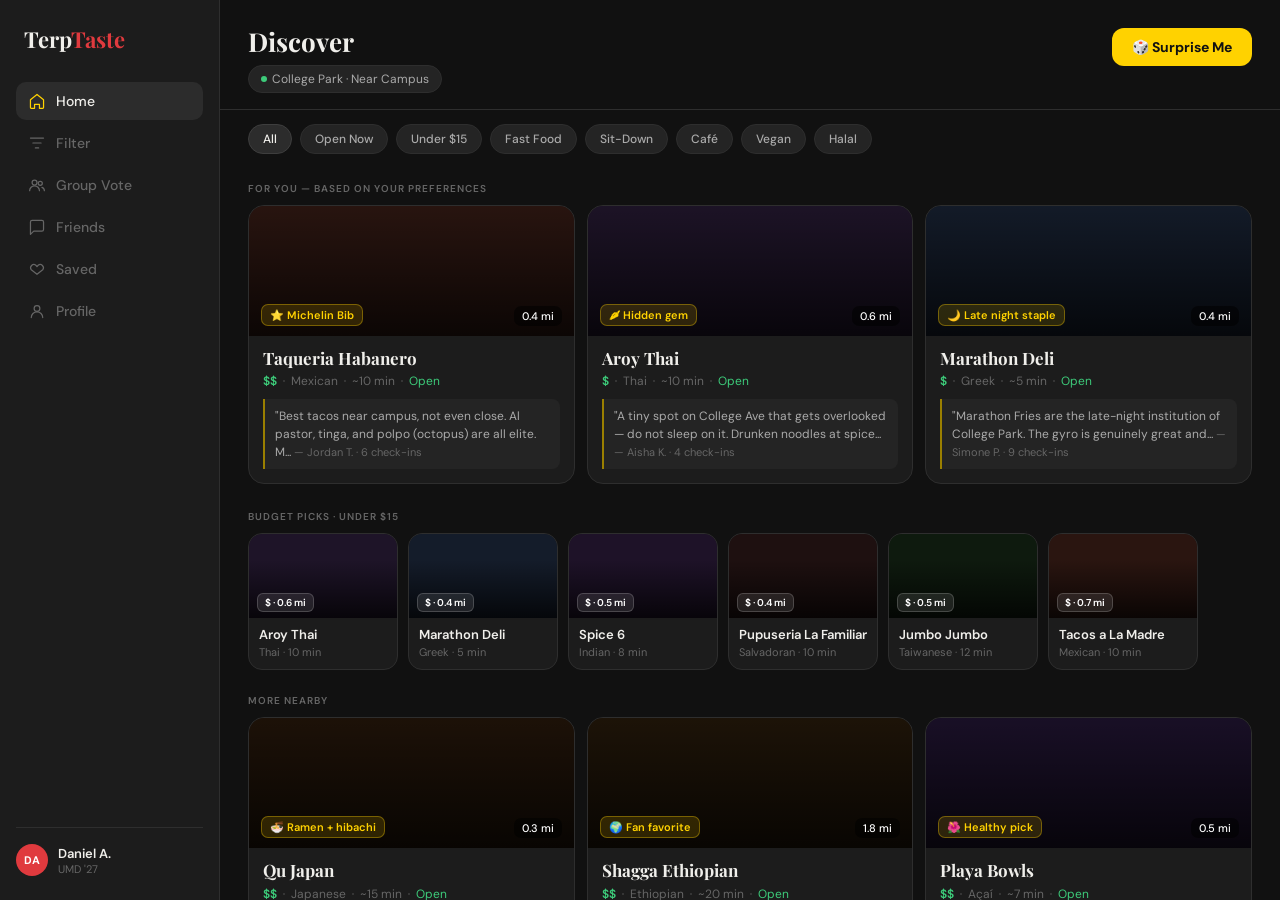
<file: index (2).html>
<!DOCTYPE html>
<html lang="en">
<head>
<meta charset="UTF-8">
<meta name="viewport" content="width=device-width, initial-scale=1.0">
<title>TerpTaste — UMD Food Discovery</title>
<link rel="preconnect" href="https://fonts.googleapis.com">
<link href="https://fonts.googleapis.com/css2?family=DM+Sans:ital,wght@0,400;0,500;0,600;1,400&family=Playfair+Display:wght@700&display=swap" rel="stylesheet">
<style>
*{box-sizing:border-box;margin:0;padding:0;}
:root{
  --red:#E03A3E;--gold:#FFD200;--gold-dim:#9A7F00;
  --bg:#111;--surface:#1C1C1C;--surface2:#242424;--surface3:#2C2C2C;
  --border:#2E2E2E;--border2:#3E3E3E;
  --text-primary:#F0EFEB;--text-secondary:#AAA;--text-muted:#666;
  --green:#3DCB7A;
}
html,body{height:100%;font-family:'DM Sans',sans-serif;background:#0A0A0A;}
.app-shell{display:flex;height:100vh;overflow:hidden;}
.sidebar{width:220px;background:var(--surface);border-right:1px solid var(--border);display:flex;flex-direction:column;padding:24px 16px;flex-shrink:0;}
.sidebar-logo{font-family:'Playfair Display',serif;font-size:22px;font-weight:700;color:var(--text-primary);margin-bottom:28px;padding:0 8px;}
.sidebar-logo span{color:var(--red);}
.snav{display:flex;align-items:center;gap:10px;padding:10px 12px;border-radius:10px;cursor:pointer;margin-bottom:4px;color:var(--text-muted);}
.snav:hover{background:var(--surface2);color:var(--text-secondary);}
.snav.active{background:var(--surface3);color:var(--text-primary);}
.snav span{font-size:14px;font-weight:500;}
.sidebar-user{margin-top:auto;display:flex;align-items:center;gap:10px;padding-top:16px;border-top:1px solid var(--border);}
.s-avatar{width:32px;height:32px;border-radius:50%;background:var(--red);display:flex;align-items:center;justify-content:center;font-size:11px;font-weight:700;color:#fff;flex-shrink:0;}
.s-name{font-size:13px;font-weight:600;color:var(--text-primary);}
.s-sub{font-size:11px;color:var(--text-muted);}
.main-area{flex:1;overflow:hidden;display:flex;flex-direction:column;background:var(--bg);}
.main-scroll{flex:1;overflow-y:auto;overflow-x:hidden;}
.main-scroll::-webkit-scrollbar{width:6px;}
.main-scroll::-webkit-scrollbar-thumb{background:var(--border2);border-radius:3px;}
.panel{display:none;}
.panel.active{display:block;}
.ph{padding:24px 28px 16px;border-bottom:1px solid var(--border);display:flex;align-items:flex-start;justify-content:space-between;flex-wrap:wrap;gap:10px;position:sticky;top:0;background:var(--bg);z-index:10;}
.ph-title{font-family:'Playfair Display',serif;font-size:26px;font-weight:700;color:var(--text-primary);}
.ph-sub{font-size:13px;color:var(--text-muted);margin-top:2px;}
.loc-pill{display:inline-flex;align-items:center;gap:5px;background:var(--surface2);border:1px solid var(--border);border-radius:20px;padding:5px 12px;font-size:12px;color:var(--text-secondary);margin-top:6px;}
.loc-dot{width:6px;height:6px;border-radius:50%;background:var(--green);flex-shrink:0;}
.surprise-btn{background:var(--gold);color:#111;border:none;border-radius:12px;padding:10px 20px;font-family:'DM Sans',sans-serif;font-size:14px;font-weight:700;cursor:pointer;white-space:nowrap;flex-shrink:0;margin-top:4px;}
.surprise-btn:active{transform:scale(0.97);}
.chips{padding:14px 28px 10px;display:flex;gap:8px;overflow-x:auto;}
.chips::-webkit-scrollbar{display:none;}
.chip{background:var(--surface2);border:1px solid var(--border);border-radius:20px;padding:6px 14px;font-size:12px;font-weight:500;color:var(--text-secondary);white-space:nowrap;cursor:pointer;flex-shrink:0;font-family:'DM Sans',sans-serif;}
.chip.active,.chip:hover{background:var(--surface3);color:var(--text-primary);border-color:var(--border2);}
.slabel{padding:18px 28px 10px;font-size:10px;font-weight:600;color:var(--text-muted);letter-spacing:0.1em;text-transform:uppercase;}
.cgrid{display:grid;grid-template-columns:repeat(auto-fill,minmax(280px,1fr));gap:12px;padding:0 28px 8px;}
.rcard{background:var(--surface);border-radius:16px;border:1px solid var(--border);overflow:hidden;cursor:pointer;transition:border-color .15s,transform .1s;}
.rcard:hover{border-color:var(--border2);transform:translateY(-1px);}
.rcard:active{transform:scale(.99);}
.rimg{height:130px;position:relative;display:flex;align-items:flex-end;justify-content:space-between;padding:10px 12px;}
.rimg-bg{position:absolute;inset:0;}
.rimg-ov{position:absolute;inset:0;background:linear-gradient(to bottom,rgba(0,0,0,.05),rgba(0,0,0,.72));}
.rbadge{position:relative;z-index:1;background:rgba(255,210,0,.15);border:1px solid rgba(255,210,0,.35);border-radius:7px;padding:3px 8px;font-size:11px;font-weight:600;color:var(--gold);}
.rdist{position:relative;z-index:1;background:rgba(0,0,0,.55);color:#fff;border-radius:7px;padding:3px 8px;font-size:11px;font-weight:500;}
.rbody{padding:12px 14px 14px;}
.rname{font-family:'Playfair Display',serif;font-size:17px;font-weight:700;color:var(--text-primary);margin-bottom:5px;line-height:1.2;}
.rmeta{display:flex;align-items:center;gap:6px;font-size:12px;color:var(--text-muted);}
.rprice{font-weight:600;color:var(--green);}
.dot{width:2px;height:2px;background:var(--border2);border-radius:50%;flex-shrink:0;}
.rtrust{margin-top:10px;background:var(--surface2);border-left:2px solid var(--gold-dim);border-radius:0 8px 8px 0;padding:8px 10px;font-size:12px;color:var(--text-secondary);line-height:1.5;}
.tname{font-weight:600;color:var(--text-primary);}
.mrow{padding:0 28px;display:flex;gap:10px;overflow-x:auto;margin-bottom:6px;}
.mrow::-webkit-scrollbar{display:none;}
.mcard{min-width:150px;background:var(--surface);border-radius:14px;border:1px solid var(--border);overflow:hidden;cursor:pointer;flex-shrink:0;transition:border-color .15s;}
.mcard:hover{border-color:var(--border2);}
.mimg{height:84px;position:relative;}
.mimg-bg{position:absolute;inset:0;}
.mimg-ov{position:absolute;inset:0;background:linear-gradient(to bottom,transparent 30%,rgba(0,0,0,.75));}
.mbadge{position:absolute;bottom:6px;left:8px;z-index:1;background:rgba(255,255,255,.1);border:1px solid rgba(255,255,255,.18);border-radius:6px;padding:2px 7px;font-size:10px;font-weight:600;color:#fff;}
.mbody{padding:8px 10px 10px;}
.mname{font-size:13px;font-weight:600;color:var(--text-primary);margin-bottom:2px;}
.msub{font-size:11px;color:var(--text-muted);}
.bg-mex{background:#2A1510;} .bg-thai{background:#1E1428;} .bg-greek{background:#141C2A;}
.bg-eth{background:#1E1408;} .bg-ramen{background:#1E1208;} .bg-cafe{background:#1A1310;}
.bg-india{background:#1E1228;} .bg-acai{background:#1A1028;} .bg-bbq{background:#221208;}
.bg-pho{background:#0E1E10;} .bg-latin{background:#1E1010;} .bg-sushi{background:#0A1420;}
.bg-chinese{background:#0E1A0E;} .bg-pizza{background:#1E1608;}
.dhero{height:220px;position:relative;display:flex;align-items:flex-end;flex-shrink:0;}
.dhero-bg{position:absolute;inset:0;}
.dhero-ov{position:absolute;inset:0;background:linear-gradient(to bottom,rgba(0,0,0,.1),rgba(0,0,0,.85));}
.dtitle{position:relative;z-index:2;padding:0 28px 18px;}
.dname{font-family:'Playfair Display',serif;font-size:28px;font-weight:700;color:#fff;margin-bottom:4px;}
.dsub{font-size:13px;color:rgba(255,255,255,.6);}
.dbody{padding:20px 28px;}
.back-btn{background:var(--surface2);border:1px solid var(--border);border-radius:8px;padding:7px 14px;font-size:13px;font-weight:500;cursor:pointer;color:var(--text-secondary);display:inline-flex;align-items:center;gap:6px;margin-bottom:18px;font-family:'DM Sans',sans-serif;}
.back-btn:hover{color:var(--text-primary);}
.pills{display:flex;gap:7px;flex-wrap:wrap;margin-bottom:18px;}
.pill{border-radius:8px;padding:5px 11px;font-size:12px;font-weight:500;}
.pill-open{background:rgba(61,203,122,.12);color:var(--green);border:1px solid rgba(61,203,122,.25);}
.pill-wait{background:rgba(255,180,50,.1);color:#FFB432;border:1px solid rgba(255,180,50,.2);}
.pill-price{background:var(--surface2);color:var(--text-secondary);border:1px solid var(--border);}
.dcols{display:grid;grid-template-columns:1fr 1fr;gap:24px;}
.ds{font-size:10px;font-weight:600;color:var(--text-muted);letter-spacing:.1em;text-transform:uppercase;margin-bottom:8px;}
.tblock{background:var(--surface2);border-radius:12px;padding:14px;margin-bottom:18px;border-left:3px solid var(--gold-dim);}
.tblock p{font-size:13px;color:var(--text-secondary);line-height:1.6;font-style:italic;}
.tblock .src{font-size:11px;color:var(--text-muted);margin-top:5px;font-style:normal;}
.dmenu{font-size:13px;color:var(--text-secondary);line-height:1.6;margin-bottom:18px;}
.dtags{display:flex;flex-wrap:wrap;gap:6px;margin-bottom:20px;}
.dtag{background:var(--surface2);border:1px solid var(--border);border-radius:8px;padding:5px 10px;font-size:12px;color:var(--text-secondary);}
.dactions{display:flex;gap:10px;margin-bottom:10px;flex-wrap:wrap;}
.abtn{border-radius:10px;padding:11px 18px;font-family:'DM Sans',sans-serif;font-size:13px;font-weight:600;cursor:pointer;border:1px solid var(--border);background:var(--surface2);color:var(--text-primary);}
.abtn:hover{border-color:var(--border2);}
.abtn.saved-active{border-color:var(--red);color:var(--red);}
.checkin-btn{background:var(--red);color:#fff;border:none;border-radius:10px;padding:12px 24px;font-family:'DM Sans',sans-serif;font-size:14px;font-weight:700;cursor:pointer;margin-top:10px;display:block;width:100%;}
.checkin-btn.done{background:#1E6B40;}
.fbody{padding:24px 28px;}
.fgroup{margin-bottom:24px;}
.fgtitle{font-size:10px;font-weight:600;color:var(--text-muted);text-transform:uppercase;letter-spacing:.1em;margin-bottom:10px;}
.fopts{display:flex;flex-wrap:wrap;gap:7px;}
.fopt{background:var(--surface2);border:1px solid var(--border);border-radius:20px;padding:7px 14px;font-size:12px;font-weight:500;cursor:pointer;color:var(--text-secondary);font-family:'DM Sans',sans-serif;}
.fopt.sel{background:var(--surface3);color:var(--text-primary);border-color:var(--border2);}
.pgrid{display:grid;grid-template-columns:repeat(4,80px);gap:8px;}
.popt{background:var(--surface2);border:1px solid var(--border);border-radius:10px;padding:10px 8px;text-align:center;font-size:13px;font-weight:700;cursor:pointer;color:var(--text-secondary);font-family:'DM Sans',sans-serif;}
.popt.sel{background:var(--surface3);color:var(--gold);border-color:var(--gold-dim);}
input[type=range]{width:100%;max-width:360px;accent-color:var(--gold);margin:6px 0 4px;display:block;}
.rlabels{display:flex;justify-content:space-between;font-size:11px;color:var(--text-muted);max-width:360px;}
.apply-btn{background:var(--red);color:#fff;border:none;border-radius:12px;padding:13px 32px;font-family:'DM Sans',sans-serif;font-size:14px;font-weight:700;cursor:pointer;margin-top:8px;}
.glayout{display:grid;grid-template-columns:1fr 1fr;gap:24px;padding:24px 28px;align-items:start;}
.gtitle{font-size:10px;font-weight:600;color:var(--text-muted);text-transform:uppercase;letter-spacing:.1em;margin-bottom:10px;}
.mbrs{display:flex;margin-bottom:16px;}
.mbr{width:36px;height:36px;border-radius:50%;display:flex;align-items:center;justify-content:center;font-size:11px;font-weight:700;color:#fff;border:2px solid var(--bg);margin-left:-8px;}
.mbr:first-child{margin-left:0;}
.vcard{background:var(--surface);border:1px solid var(--border);border-radius:14px;padding:13px 14px;margin-bottom:10px;cursor:pointer;transition:border-color .15s;}
.vcard:hover{border-color:var(--border2);}
.vcard.picked{border:1px solid var(--red);background:rgba(224,58,62,.05);}
.vheader{display:flex;justify-content:space-between;align-items:center;margin-bottom:3px;}
.vname{font-size:14px;font-weight:600;color:var(--text-primary);}
.vtag{font-size:10px;padding:3px 8px;border-radius:6px;font-weight:600;background:rgba(255,210,0,.1);color:var(--gold);border:1px solid rgba(255,210,0,.2);}
.vmeta{font-size:12px;color:var(--text-muted);margin-bottom:8px;}
.vbar-bg{background:var(--surface2);border-radius:3px;height:4px;overflow:hidden;}
.vbar{height:4px;border-radius:3px;background:var(--red);transition:width .5s ease;}
.vcount{font-size:11px;color:var(--text-muted);margin-top:4px;}
.win-banner{background:var(--surface2);border:1px solid var(--border2);border-radius:14px;padding:24px;text-align:center;}
.win-em{font-size:32px;margin-bottom:8px;}
.win-name{font-family:'Playfair Display',serif;font-size:22px;font-weight:700;color:var(--text-primary);margin-bottom:4px;}
.win-sub{font-size:12px;color:var(--text-muted);}
.invite-btn{width:100%;border:1px dashed var(--border2);background:transparent;border-radius:10px;padding:10px;font-family:'DM Sans',sans-serif;font-size:13px;color:var(--text-muted);cursor:pointer;margin-bottom:14px;}
.add-opt-btn{width:100%;background:var(--surface2);border:1px solid var(--border);border-radius:10px;padding:11px;font-family:'DM Sans',sans-serif;font-size:13px;font-weight:600;color:var(--text-secondary);cursor:pointer;margin-top:4px;}
.add-opt-btn:hover{border-color:var(--border2);}
.gsuggestion-box{background:var(--surface);border:1px solid var(--border);border-radius:14px;padding:14px;margin-bottom:14px;}
.gsugg-title{font-size:11px;font-weight:600;color:var(--text-muted);margin-bottom:10px;}
.gsugg-chips{display:flex;flex-wrap:wrap;gap:6px;}
.gchip{background:var(--surface2);border:1px solid var(--border);border-radius:20px;padding:5px 12px;font-size:12px;font-weight:500;cursor:pointer;color:var(--text-secondary);font-family:'DM Sans',sans-serif;}
.gchip:hover{border-color:var(--border2);color:var(--text-primary);}
.fgrid{display:grid;grid-template-columns:repeat(auto-fill,minmax(280px,1fr));gap:12px;padding:0 28px 28px;}
.fitem{background:var(--surface);border-radius:14px;border:1px solid var(--border);padding:14px;}
.ftop{display:flex;align-items:center;gap:10px;margin-bottom:9px;}
.fpfp{width:36px;height:36px;border-radius:50%;display:flex;align-items:center;justify-content:center;font-size:12px;font-weight:700;color:#fff;flex-shrink:0;}
.fwho{font-size:13px;font-weight:600;color:var(--text-primary);}
.fwhen{font-size:11px;color:var(--text-muted);}
.frest{font-size:15px;font-weight:600;color:var(--text-primary);margin-bottom:4px;}
.fquote{font-size:12px;color:var(--text-secondary);line-height:1.5;}
.factions{display:flex;gap:14px;margin-top:10px;padding-top:10px;border-top:1px solid var(--border);}
.fa{font-size:12px;font-weight:500;color:var(--text-muted);cursor:pointer;}
.fa.fire{color:var(--red);}
.fa:hover{color:var(--text-primary);}
.saved-grid{display:grid;grid-template-columns:repeat(auto-fill,minmax(240px,1fr));gap:10px;padding:0 28px 28px;}
.saved-item{background:var(--surface);border:1px solid var(--border);border-radius:12px;padding:13px 14px;display:flex;justify-content:space-between;align-items:center;cursor:pointer;}
.saved-item:hover{border-color:var(--border2);}
.saved-name{font-size:14px;font-weight:600;color:var(--text-primary);}
.saved-meta{font-size:12px;color:var(--text-muted);margin-top:2px;}
.saved-remove{font-size:20px;color:var(--text-muted);cursor:pointer;padding:4px 8px;line-height:1;}
.saved-remove:hover{color:var(--red);}
.empty-state{padding:48px 28px;text-align:center;color:var(--text-muted);font-size:14px;line-height:1.8;}
.playout{display:grid;grid-template-columns:240px 1fr;gap:24px;padding:24px 28px;align-items:start;}
.pcard{background:var(--surface);border:1px solid var(--border);border-radius:16px;padding:24px;text-align:center;}
.pavatar{width:72px;height:72px;border-radius:50%;background:var(--red);display:flex;align-items:center;justify-content:center;font-size:22px;font-weight:700;color:#fff;margin:0 auto 12px;}
.pname{font-family:'Playfair Display',serif;font-size:20px;font-weight:700;color:var(--text-primary);}
.phandle{font-size:12px;color:var(--text-muted);margin-top:3px;}
.sgrid{display:grid;grid-template-columns:1fr 1fr;gap:8px;margin-top:16px;}
.scard{background:var(--surface2);border-radius:12px;padding:12px;text-align:center;}
.snum{font-family:'Playfair Display',serif;font-size:24px;font-weight:700;color:var(--text-primary);}
.slbl{font-size:10px;color:var(--text-muted);margin-top:2px;}
.psec{background:var(--surface);border:1px solid var(--border);border-radius:14px;padding:16px;margin-bottom:14px;}
.ptitle{font-size:10px;font-weight:600;color:var(--text-muted);text-transform:uppercase;letter-spacing:.1em;margin-bottom:10px;}
.ptags{display:flex;flex-wrap:wrap;gap:6px;}
.ptag{background:var(--surface2);border:1px solid var(--border);border-radius:8px;padding:5px 11px;font-size:12px;font-weight:500;color:var(--text-secondary);}
.hist{display:flex;justify-content:space-between;align-items:center;padding:10px 0;border-bottom:1px solid var(--border);}
.hist:last-child{border-bottom:none;}
.hname{font-size:13px;font-weight:600;color:var(--text-primary);}
.hsub{font-size:11px;color:var(--text-muted);margin-top:1px;}
.hdate{font-size:12px;color:var(--text-muted);}
.mobile-nav{display:none;background:var(--surface);border-top:1px solid var(--border);padding:10px 0 14px;flex-shrink:0;}
.mobile-nav-inner{display:flex;}
.nitem{flex:1;display:flex;flex-direction:column;align-items:center;gap:4px;cursor:pointer;padding:4px 0;}
.nlabel{font-size:10px;color:var(--text-muted);font-weight:500;}
.nitem.active .nlabel{color:var(--gold);}
.toast{position:fixed;bottom:80px;left:50%;transform:translateX(-50%) translateY(20px);background:var(--surface3);border:1px solid var(--border2);border-radius:10px;padding:10px 20px;font-size:13px;color:var(--text-primary);opacity:0;transition:all .3s;z-index:999;pointer-events:none;white-space:nowrap;}
.toast.show{opacity:1;transform:translateX(-50%) translateY(0);}
@media(max-width:700px){
  .sidebar{display:none;}
  .mobile-nav{display:flex;flex-direction:column;}
  .ph{padding:14px 16px 12px;}
  .ph-title{font-size:20px;}
  .chips{padding:10px 16px 8px;}
  .slabel{padding:14px 16px 8px;}
  .cgrid{grid-template-columns:1fr;padding:0 16px 8px;gap:10px;}
  .mrow{padding:0 16px;}
  .fbody{padding:16px;}
  .glayout{grid-template-columns:1fr;padding:16px;}
  .fgrid{grid-template-columns:1fr;padding:0 16px 16px;}
  .saved-grid{grid-template-columns:1fr;padding:0 16px 16px;}
  .playout{grid-template-columns:1fr;padding:16px;}
  .dtitle{padding:0 16px 14px;}
  .dbody{padding:16px;}
  .dcols{grid-template-columns:1fr;}
  .dname{font-size:22px;}
  .pgrid{grid-template-columns:repeat(4,1fr);}
  .toast{bottom:90px;}
}
</style>
</head>
<body>
<div class="toast" id="toast"></div>
<div class="app-shell">

  <!-- SIDEBAR -->
  <div class="sidebar">
    <div class="sidebar-logo">Terp<span>Taste</span></div>
    <div class="snav active" id="sb-home" onclick="go('home')">
      <svg width="18" height="18" viewBox="0 0 22 22" fill="none"><path d="M3 9.5L11 3l8 6.5V19a1 1 0 01-1 1H14v-5H8v5H4a1 1 0 01-1-1V9.5z" stroke="#FFD200" stroke-width="1.5" stroke-linecap="round" stroke-linejoin="round"/></svg>
      <span>Home</span>
    </div>
    <div class="snav" id="sb-filter" onclick="go('filter')">
      <svg width="18" height="18" viewBox="0 0 22 22" fill="none"><path d="M3 5h16M6 11h10M9 17h4" stroke="#666" stroke-width="1.5" stroke-linecap="round"/></svg>
      <span>Filter</span>
    </div>
    <div class="snav" id="sb-group" onclick="go('group')">
      <svg width="18" height="18" viewBox="0 0 22 22" fill="none"><circle cx="8" cy="8" r="3" stroke="#666" stroke-width="1.5"/><circle cx="15" cy="9" r="2.5" stroke="#666" stroke-width="1.5"/><path d="M2 18c0-3.3 2.7-6 6-6s6 2.7 6 6" stroke="#666" stroke-width="1.5" stroke-linecap="round"/><path d="M17 14c1.7.5 3 2 3 4" stroke="#666" stroke-width="1.5" stroke-linecap="round"/></svg>
      <span>Group Vote</span>
    </div>
    <div class="snav" id="sb-friends" onclick="go('friends')">
      <svg width="18" height="18" viewBox="0 0 22 22" fill="none"><path d="M19 14c0 1-1 2-2 2H7l-4 4V5c0-1 1-2 2-2h12c1 0 2 1 2 2v9z" stroke="#666" stroke-width="1.5" stroke-linecap="round" stroke-linejoin="round"/></svg>
      <span>Friends</span>
    </div>
    <div class="snav" id="sb-saved" onclick="go('saved')">
      <svg width="18" height="18" viewBox="0 0 22 22" fill="none"><path d="M11 17.5l-7-5.5a4 4 0 015.6-5.6L11 8l1.4-1.6A4 4 0 0118 12l-7 5.5z" stroke="#666" stroke-width="1.5" stroke-linecap="round" stroke-linejoin="round"/></svg>
      <span>Saved</span>
    </div>
    <div class="snav" id="sb-profile" onclick="go('profile')">
      <svg width="18" height="18" viewBox="0 0 22 22" fill="none"><circle cx="11" cy="8" r="3.5" stroke="#666" stroke-width="1.5"/><path d="M4 19c0-3.9 3.1-7 7-7s7 3.1 7 7" stroke="#666" stroke-width="1.5" stroke-linecap="round"/></svg>
      <span>Profile</span>
    </div>
    <div class="sidebar-user">
      <div class="s-avatar">DA</div>
      <div><div class="s-name">Daniel A.</div><div class="s-sub">UMD '27</div></div>
    </div>
  </div>

  <div class="main-area">
    <div class="main-scroll">

      <!-- HOME -->
      <div class="panel active" id="panel-home">
        <div class="ph">
          <div>
            <div class="ph-title">Discover</div>
            <div class="loc-pill"><div class="loc-dot"></div>College Park · Near Campus</div>
          </div>
          <button class="surprise-btn" onclick="surpriseMe()">🎲 Surprise Me</button>
        </div>
        <div class="chips" id="home-chips">
          <div class="chip active" onclick="filterChip(this,'all')">All</div>
          <div class="chip" onclick="filterChip(this,'open')">Open Now</div>
          <div class="chip" onclick="filterChip(this,'budget')">Under $15</div>
          <div class="chip" onclick="filterChip(this,'fast')">Fast Food</div>
          <div class="chip" onclick="filterChip(this,'sitdown')">Sit-Down</div>
          <div class="chip" onclick="filterChip(this,'cafe')">Café</div>
          <div class="chip" onclick="filterChip(this,'vegan')">Vegan</div>
          <div class="chip" onclick="filterChip(this,'halal')">Halal</div>
        </div>
        <div id="home-content"></div>
      </div>

      <!-- DETAIL -->
      <div class="panel" id="panel-detail">
        <div class="dhero"><div class="dhero-bg" id="dhero-bg"></div><div class="dhero-ov"></div><div class="dtitle"><div class="dname" id="dname"></div><div class="dsub" id="dsub"></div></div></div>
        <div class="dbody">
          <button class="back-btn" onclick="go('home')">← Back to results</button>
          <div class="pills" id="dpills"></div>
          <div class="dcols">
            <div>
              <div class="ds">From your people</div>
              <div class="tblock" id="dtrust"></div>
              <div class="ds">On the menu</div>
              <div class="dmenu" id="dmenu"></div>
            </div>
            <div>
              <div class="ds">Dietary info</div>
              <div class="dtags" id="ddiet"></div>
              <div class="dactions">
                <button class="abtn" onclick="go('group')">Suggest to Group →</button>
                <button class="abtn" id="save-btn" onclick="toggleSave()">♡ Save</button>
              </div>
              <button class="checkin-btn" id="checkin-btn" onclick="checkIn()">Been Here — Check In</button>
            </div>
          </div>
        </div>
      </div>

      <!-- FILTER -->
      <div class="panel" id="panel-filter">
        <div class="ph"><div><div class="ph-title">Filter</div><div class="ph-sub">Narrow down your options</div></div><div style="font-size:13px;color:var(--red);cursor:pointer;font-weight:600;" onclick="clearFilters()">Clear all</div></div>
        <div class="fbody">
          <div class="fgroup"><div class="fgtitle">Cuisine type</div><div class="fopts"><div class="fopt sel" onclick="tF(this)">All</div><div class="fopt" onclick="tF(this)">Fast Food</div><div class="fopt" onclick="tF(this)">Sit-Down</div><div class="fopt" onclick="tF(this)">Café</div><div class="fopt" onclick="tF(this)">Asian</div><div class="fopt" onclick="tF(this)">Mexican</div><div class="fopt" onclick="tF(this)">Ethiopian</div><div class="fopt" onclick="tF(this)">Indian</div><div class="fopt" onclick="tF(this)">Mediterranean</div><div class="fopt" onclick="tF(this)">BBQ</div><div class="fopt" onclick="tF(this)">Latin</div></div></div>
          <div class="fgroup"><div class="fgtitle">Price range</div><div class="pgrid"><div class="popt sel" onclick="tP(this)">$</div><div class="popt sel" onclick="tP(this)">$$</div><div class="popt" onclick="tP(this)">$$$</div><div class="popt" onclick="tP(this)">$$$$</div></div></div>
          <div class="fgroup"><div class="fgtitle">Max distance: <span id="dval">0.5</span> mi</div><input type="range" min="1" max="30" value="5" step="1" oninput="document.getElementById('dval').textContent=(this.value/10).toFixed(1)"><div class="rlabels"><span>0.1 mi</span><span>3.0 mi</span></div></div>
          <div class="fgroup"><div class="fgtitle">Dietary needs</div><div class="fopts"><div class="fopt" onclick="tF(this)">Vegetarian</div><div class="fopt" onclick="tF(this)">Vegan</div><div class="fopt" onclick="tF(this)">Gluten-Free</div><div class="fopt" onclick="tF(this)">Halal</div><div class="fopt" onclick="tF(this)">Kosher</div><div class="fopt" onclick="tF(this)">Dairy-Free</div></div></div>
          <div class="fgroup"><div class="fgtitle">Hours</div><div class="fopts"><div class="fopt sel" onclick="tF(this)">Open Now</div><div class="fopt" onclick="tF(this)">Open Late (10pm+)</div><div class="fopt" onclick="tF(this)">Breakfast</div></div></div>
          <button class="apply-btn" onclick="go('home')">Show Results →</button>
        </div>
      </div>

      <!-- GROUP -->
      <div class="panel" id="panel-group">
        <div class="ph"><div><div class="ph-title">Group Vote</div><div class="ph-sub">Settle it in 60 seconds — no more 45-minute group chats</div></div></div>
        <div class="glayout">
          <div>
            <div class="gsuggestion-box"><div class="gsugg-title">Add a spot to the vote</div><div class="gsugg-chips" id="gsugg"></div></div>
            <div class="gtitle">Active session</div>
            <div class="mbrs"><div class="mbr" style="background:#E03A3E;">DA</div><div class="mbr" style="background:#3D7EBF;">AK</div><div class="mbr" style="background:#2A9D60;">JT</div><div class="mbr" style="background:#9B59B6;">MR</div></div>
            <button class="invite-btn">+ Invite friends by link</button>
            <div class="gtitle" style="margin-bottom:10px;">Cast your vote</div>
            <div id="vcards"></div>
            <button class="add-opt-btn" onclick="showToast('Use the picker above to add spots')">+ Add another option</button>
          </div>
          <div>
            <div class="gtitle" style="margin-bottom:10px;">Live result</div>
            <div class="win-banner"><div class="win-em" id="win-em">🌮</div><div class="win-name" id="win-name">Taqueria Habanero wins!</div><div class="win-sub" id="win-sub">0.4 mi · Mexican · $$</div></div>
          </div>
        </div>
      </div>

      <!-- FRIENDS -->
      <div class="panel" id="panel-friends">
        <div class="ph"><div><div class="ph-title">Friends Feed</div><div class="ph-sub">Real check-ins from people you actually know — no bots, no fake reviews</div></div></div>
        <div style="height:14px;"></div>
        <div class="fgrid">
          <div class="fitem"><div class="ftop"><div class="fpfp" style="background:#E03A3E;">JT</div><div><div class="fwho">Jordan T.</div><div class="fwhen">2 hours ago</div></div></div><div class="frest">Taqueria Habanero</div><div class="fquote">"Al pastor and a hibiscus agua fresca — that's the move. Michelin for a reason."</div><div class="factions"><div class="fa fire">🔥 Same</div><div class="fa" onclick="saveFromFeed('habanero')">♡ Save spot</div><div class="fa" onclick="go('group')">Send to group</div></div></div>
          <div class="fitem"><div class="ftop"><div class="fpfp" style="background:#3D7EBF;">AK</div><div><div class="fwho">Aisha K.</div><div class="fwhen">Yesterday · 7pm</div></div></div><div class="frest">Aroy Thai</div><div class="fquote">"Got the drunken noodles on 3-star spice. Do NOT underestimate it. So good though."</div><div class="factions"><div class="fa fire">🔥 Same</div><div class="fa" onclick="saveFromFeed('aroy')">♡ Save spot</div><div class="fa" onclick="go('group')">Send to group</div></div></div>
          <div class="fitem"><div class="ftop"><div class="fpfp" style="background:#2A9D60;">MR</div><div><div class="fwho">Marcus R.</div><div class="fwhen">2 days ago</div></div></div><div class="frest">Shagga Ethiopian</div><div class="fquote">"Ubered over and split the combo platter with 2 friends. $16 each, stuffed. Go."</div><div class="factions"><div class="fa fire">🔥 Same</div><div class="fa" onclick="saveFromFeed('shagga')">♡ Save spot</div><div class="fa" onclick="go('group')">Send to group</div></div></div>
          <div class="fitem"><div class="ftop"><div class="fpfp" style="background:#9B59B6;">SP</div><div><div class="fwho">Simone P.</div><div class="fwhen">3 days ago</div></div></div><div class="frest">Marathon Deli</div><div class="fquote">"Marathon fries at midnight after studying. Classic. $4. They never miss."</div><div class="factions"><div class="fa fire">🔥 Same</div><div class="fa" onclick="saveFromFeed('marathon')">♡ Save spot</div><div class="fa" onclick="go('group')">Send to group</div></div></div>
          <div class="fitem"><div class="ftop"><div class="fpfp" style="background:#E67E22;">KB</div><div><div class="fwho">Kevin B.</div><div class="fwhen">4 days ago</div></div></div><div class="frest">Qu Japan</div><div class="fquote">"Tonkotsu ramen, paid cash, got 5% off. This place is consistently solid."</div><div class="factions"><div class="fa fire">🔥 Same</div><div class="fa" onclick="saveFromFeed('qu')">♡ Save spot</div><div class="fa" onclick="go('group')">Send to group</div></div></div>
          <div class="fitem"><div class="ftop"><div class="fpfp" style="background:#1ABC9C;">PR</div><div><div class="fwho">Priya R.</div><div class="fwhen">5 days ago</div></div></div><div class="frest">Spice 6</div><div class="fquote">"Naan pizza with tikka masala. $14 and you'll be full for the rest of the day."</div><div class="factions"><div class="fa fire">🔥 Same</div><div class="fa" onclick="saveFromFeed('spice6')">♡ Save spot</div><div class="fa" onclick="go('group')">Send to group</div></div></div>
        </div>
      </div>

      <!-- SAVED -->
      <div class="panel" id="panel-saved">
        <div class="ph"><div><div class="ph-title">Saved Spots</div><div class="ph-sub">Your personal shortlist</div></div></div>
        <div style="height:14px;"></div>
        <div id="saved-content"></div>
      </div>

      <!-- PROFILE -->
      <div class="panel" id="panel-profile">
        <div class="ph"><div class="ph-title">Profile</div></div>
        <div class="playout">
          <div>
            <div class="pcard">
              <div class="pavatar">DA</div>
              <div class="pname">Daniel A.</div>
              <div class="phandle">UMD '27 · College Park</div>
              <div class="sgrid">
                <div class="scard"><div class="snum" id="stat-ci">0</div><div class="slbl">Check-ins</div></div>
                <div class="scard"><div class="snum" id="stat-sv">0</div><div class="slbl">Saved</div></div>
                <div class="scard"><div class="snum">12</div><div class="slbl">Friends</div></div>
                <div class="scard"><div class="snum">4</div><div class="slbl">Groups</div></div>
              </div>
            </div>
            <div class="psec" style="margin-top:12px;">
              <div class="ptitle">Dietary preferences</div>
              <div class="ptags"><div class="ptag">Asian</div><div class="ptag">Under $15</div><div class="ptag">Quick eats</div><div class="ptag">Vegan options</div><div class="ptag">Open late</div></div>
            </div>
          </div>
          <div>
            <div class="psec">
              <div class="ptitle">Visit history</div>
              <div id="visit-history"><div style="font-size:13px;color:var(--text-muted);padding:8px 0;">No visits yet — check in after eating!</div></div>
            </div>
          </div>
        </div>
      </div>

    </div>

    <!-- MOBILE NAV -->
    <div class="mobile-nav">
      <div class="mobile-nav-inner">
        <div class="nitem active" id="mn-home" onclick="go('home')"><svg width="22" height="22" viewBox="0 0 22 22" fill="none"><path d="M3 9.5L11 3l8 6.5V19a1 1 0 01-1 1H14v-5H8v5H4a1 1 0 01-1-1V9.5z" stroke="#666" stroke-width="1.5" stroke-linecap="round" stroke-linejoin="round"/></svg><div class="nlabel">Home</div></div>
        <div class="nitem" id="mn-filter" onclick="go('filter')"><svg width="22" height="22" viewBox="0 0 22 22" fill="none"><path d="M3 5h16M6 11h10M9 17h4" stroke="#666" stroke-width="1.5" stroke-linecap="round"/></svg><div class="nlabel">Filter</div></div>
        <div class="nitem" id="mn-group" onclick="go('group')"><svg width="22" height="22" viewBox="0 0 22 22" fill="none"><circle cx="8" cy="8" r="3" stroke="#666" stroke-width="1.5"/><circle cx="15" cy="9" r="2.5" stroke="#666" stroke-width="1.5"/><path d="M2 18c0-3.3 2.7-6 6-6s6 2.7 6 6" stroke="#666" stroke-width="1.5" stroke-linecap="round"/><path d="M17 14c1.7.5 3 2 3 4" stroke="#666" stroke-width="1.5" stroke-linecap="round"/></svg><div class="nlabel">Group</div></div>
        <div class="nitem" id="mn-friends" onclick="go('friends')"><svg width="22" height="22" viewBox="0 0 22 22" fill="none"><path d="M19 14c0 1-1 2-2 2H7l-4 4V5c0-1 1-2 2-2h12c1 0 2 1 2 2v9z" stroke="#666" stroke-width="1.5" stroke-linecap="round" stroke-linejoin="round"/></svg><div class="nlabel">Friends</div></div>
        <div class="nitem" id="mn-saved" onclick="go('saved')"><svg width="22" height="22" viewBox="0 0 22 22" fill="none"><path d="M11 17.5l-7-5.5a4 4 0 015.6-5.6L11 8l1.4-1.6A4 4 0 0118 12l-7 5.5z" stroke="#666" stroke-width="1.5" stroke-linecap="round" stroke-linejoin="round"/></svg><div class="nlabel">Saved</div></div>
        <div class="nitem" id="mn-profile" onclick="go('profile')"><svg width="22" height="22" viewBox="0 0 22 22" fill="none"><circle cx="11" cy="8" r="3.5" stroke="#666" stroke-width="1.5"/><path d="M4 19c0-3.9 3.1-7 7-7s7 3.1 7 7" stroke="#666" stroke-width="1.5" stroke-linecap="round"/></svg><div class="nlabel">Profile</div></div>
      </div>
    </div>
  </div>
</div>

<script>
// ── 22 REAL COLLEGE PARK RESTAURANTS ─────────────────────────────────────────
const R = {
  habanero:{name:'Taqueria Habanero',cuisine:'Mexican',price:'$$',dist:0.4,wait:10,tags:['mexican','sitdown','vegan','halal'],open:true,late:false,badge:'⭐ Michelin Bib',bg:'bg-mex',pills:[{t:'Open til 10pm',c:'pill-open'},{t:'~10 min wait',c:'pill-wait'},{t:'$10–$18',c:'pill-price'}],trust:{p:'"Best tacos near campus, not even close. Al pastor, tinga, and polpo (octopus) are all elite. Michelin Bib Gourmand — for real."',s:'— Jordan T. · 6 check-ins'},menu:'Tacos al pastor, tinga, lengua, polpo. Burritos, enchiladas, guacamole. Agua fresca. Free chips first order.',diet:['Vegetarian tacos available','Vegan options','Gluten-free tortilla on request']},
  aroy:{name:'Aroy Thai',cuisine:'Thai',price:'$',dist:0.6,wait:10,tags:['asian','fast','vegan'],open:true,late:false,badge:'🌶 Hidden gem',bg:'bg-thai',pills:[{t:'Open til 8:30pm',c:'pill-open'},{t:'~10 min',c:'pill-wait'},{t:'$10–$14',c:'pill-price'}],trust:{p:'"A tiny spot on College Ave that gets overlooked — do not sleep on it. Drunken noodles at spice 3 is a rite of passage. Huge portions."',s:'— Aisha K. · 4 check-ins'},menu:'Drunken noodles, Pad Thai, Pad See Ew, green/red curry, pineapple fried rice, larb gai.',diet:['Vegetarian-friendly','Vegan on request']},
  marathon:{name:'Marathon Deli',cuisine:'Greek',price:'$',dist:0.4,wait:5,tags:['mediterranean','fast','halal'],open:true,late:true,badge:'🌙 Late night staple',bg:'bg-greek',pills:[{t:'Open late',c:'pill-open'},{t:'~5 min',c:'pill-wait'},{t:'$4–$12',c:'pill-price'}],trust:{p:'"Marathon Fries are the late-night institution of College Park. The gyro is genuinely great and under $12."',s:'— Simone P. · 9 check-ins'},menu:'Gyros, Marathon Fries, cheesesteaks, falafel, chicken wraps.',diet:['Vegetarian falafel','Halal-friendly']},
  qu:{name:'Qu Japan',cuisine:'Japanese',price:'$$',dist:0.3,wait:15,tags:['asian','sitdown'],open:true,late:false,badge:'🍜 Ramen + hibachi',bg:'bg-ramen',pills:[{t:'Open til 10pm',c:'pill-open'},{t:'~15 min',c:'pill-wait'},{t:'$13–$20',c:'pill-price'}],trust:{p:'"Chicken teriyaki ramen is the move. Pay cash for a 5% discount. Hibachi bowls are solid too."',s:'— Simone P. · 5 check-ins'},menu:'Ramen (tonkotsu, chicken teriyaki, shoyu), hibachi bowls, gyoza, bubble tea.',diet:['Gluten-free options','Vegan ramen available']},
  shagga:{name:'Shagga Ethiopian',cuisine:'Ethiopian',price:'$$',dist:1.8,wait:20,tags:['sitdown','vegan','halal'],open:true,late:false,badge:'🌍 Fan favorite',bg:'bg-eth',pills:[{t:'Open til 10pm',c:'pill-open'},{t:'Sit-down',c:'pill-wait'},{t:'$13–$20',c:'pill-price'}],trust:{p:'"Combo platter fed 3 of us. $16 each, all stuffed. Lamb wot and lentils both incredible. Best Ethiopian near campus."',s:'— Marcus R. · 4 check-ins'},menu:'Combo platters (meat or veggie), lamb wot, doro tibs, misir wot lentils, sambusas, Ethiopian coffee.',diet:['Vegetarian platter','Vegan-friendly','Gluten-free injera (teff)']},
  playa:{name:'Playa Bowls',cuisine:'Açaí',price:'$$',dist:0.5,wait:7,tags:['cafe','fast','vegan'],open:true,late:false,badge:'🌺 Healthy pick',bg:'bg-acai',pills:[{t:'Open til 9pm',c:'pill-open'},{t:'~7 min',c:'pill-wait'},{t:'$10–$17',c:'pill-price'}],trust:{p:'"Stupid Cupid bowl is the go-to. Great healthy option near campus between classes."',s:'— Kevin L. · 5 check-ins'},menu:'Açaí bowls, pitaya bowls, smoothies. Stupid Cupid, Pineapple Mango, Tropical Storm.',diet:['Vegan','Gluten-free','Dairy-free options']},
  spice6:{name:'Spice 6',cuisine:'Indian',price:'$',dist:0.5,wait:8,tags:['asian','fast','vegan','halal'],open:true,late:false,badge:'🍛 Chipotle-style',bg:'bg-india',pills:[{t:'Open til 9pm',c:'pill-open'},{t:'~8 min',c:'pill-wait'},{t:'$10–$16',c:'pill-price'}],trust:{p:'"Indian food served Chipotle-style. The naan pizza with tikka masala is $14 and legitimately massive."',s:'— Priya M. · 7 check-ins'},menu:'Naan pizza, tikka masala bowls, saag, dal, basmati rice, samosas.',diet:['Vegetarian','Vegan options','Halal']},
  busboys:{name:'Busboys & Poets',cuisine:'American',price:'$$',dist:1.5,wait:0,tags:['cafe','sitdown','vegan'],open:true,late:true,badge:'📚 Study spot',bg:'bg-cafe',pills:[{t:'Open late',c:'pill-open'},{t:'Sit-down',c:'pill-wait'},{t:'$15–$30',c:'pill-price'}],trust:{p:'"Vegan nachos are legitimately amazing. Free coffee refills. Great for a long study afternoon."',s:'— Kevin L. · 3 check-ins'},menu:'Vegan nachos, avocado toast, burgers, cocktails, coffee with free refills.',diet:['Strong vegan menu','Gluten-free options']},
  nandos:{name:"Nando's",cuisine:'Peri-peri chicken',price:'$$',dist:0.5,wait:12,tags:['fast','sitdown'],open:true,late:false,badge:'🍗 South African',bg:'bg-cafe',pills:[{t:'Open til 10pm',c:'pill-open'},{t:'~12 min',c:'pill-wait'},{t:'$15–$22',c:'pill-price'}],trust:{p:'"Chicken sandwich with sweet potato fries is the reliable go-to. Solid group pick."',s:'— Kevin B. · 3 check-ins'},menu:"Peri-peri chicken (whole, half, quarter), chicken sandwich, wraps, sweet potato fries.",diet:['Gluten-free chicken','Vegetarian halloumi']},
  saburo:{name:'Saburo Ramen',cuisine:'Japanese',price:'$$',dist:0.8,wait:15,tags:['asian','sitdown'],open:true,late:false,badge:'🍖 Inside Kangnam',bg:'bg-ramen',pills:[{t:'Open til 9pm',c:'pill-open'},{t:'~15 min',c:'pill-wait'},{t:'$12–$16',c:'pill-price'}],trust:{p:'"Get the tonkotsu pork spicy ramen — about $13 with tax. Stick to the ramen menu, skip the KBBQ."',s:'— Player72 · 2 check-ins'},menu:'Tonkotsu pork ramen (regular or spicy), shoyu ramen, gyoza. Located inside Kangnam BBQ at 8503 Route 1.',diet:['Vegetarian broth available']},
  hanami:{name:'Hanami',cuisine:'Sushi',price:'$$',dist:0.4,wait:20,tags:['asian','sitdown'],open:true,late:false,badge:'🍣 Sushi',bg:'bg-sushi',pills:[{t:'Open til 10pm',c:'pill-open'},{t:'~20 min',c:'pill-wait'},{t:'$15–$25',c:'pill-price'}],trust:{p:'"Same plaza as Taqueria Habanero. Good sushi for the price — solid for College Park."',s:'— imanawkwardloser · 3 check-ins'},menu:'Sushi rolls, sashimi, nigiri, bento boxes, miso soup. Lunch specials.',diet:['Gluten-free soy sauce available']},
  pupuseria:{name:'Pupuseria La Familiar',cuisine:'Salvadoran',price:'$',dist:0.4,wait:10,tags:['latin','fast'],open:true,late:false,badge:'🫓 3 for $7',bg:'bg-latin',pills:[{t:'Open til 9pm',c:'pill-open'},{t:'~10 min',c:'pill-wait'},{t:'$6–$12',c:'pill-price'}],trust:{p:'"3 pupusas is a solid meal for like $7. Get the carne asada too. Across from The Varsity — slept on."',s:'— d3f3n3strat3 · 2 check-ins'},menu:'Pupusas (cheese, chicharrón, loroco), carne asada, tamales.',diet:['Vegetarian pupusas','Gluten-free options']},
  jumbojumbo:{name:'Jumbo Jumbo',cuisine:'Taiwanese',price:'$',dist:0.5,wait:12,tags:['asian','fast'],open:true,late:false,badge:'🐔 Taiwanese chicken',bg:'bg-chinese',pills:[{t:'Open til 9pm',c:'pill-open'},{t:'~12 min',c:'pill-wait'},{t:'$10–$15',c:'pill-price'}],trust:{p:'"Taiwanese fried chicken is elite. Shrimp with lobster sauce on rice is also a must. Next to Domain Apartments."',s:'— asianmathmajor · 4 check-ins'},menu:'Taiwanese fried chicken, shrimp with lobster sauce on rice, bubble tea combos.',diet:['Dairy-free options']},
  tacosmadre:{name:'Tacos a La Madre',cuisine:'Mexican',price:'$',dist:0.7,wait:10,tags:['mexican','fast','vegan'],open:true,late:false,badge:'💧 Agua fresca',bg:'bg-mex',pills:[{t:'Open til 9pm',c:'pill-open'},{t:'~10 min',c:'pill-wait'},{t:'$3–$15',c:'pill-price'}],trust:{p:'"Shrimp, al pastor, and fried zucchini tacos at $3.25 each. The specialty fries are a massive portion."',s:'— atlas229999 · 3 check-ins'},menu:'Tacos (shrimp, al pastor, zucchini), specialty fries bundle ($15), agua fresca.',diet:['Vegetarian zucchini tacos','Vegan options']},
  federalist:{name:'Federalist Pig',cuisine:'BBQ',price:'$$',dist:1.5,wait:15,tags:['sitdown'],open:true,late:false,badge:'🥩 Legit BBQ',bg:'bg-bbq',pills:[{t:'Open til 9pm',c:'pill-open'},{t:'~15 min',c:'pill-wait'},{t:'$15–$25',c:'pill-price'}],trust:{p:'"Legit BBQ on Route 1 near Busboys. Brisket and pulled pork are the real deal."',s:'— imanawkwardloser · 2 check-ins'},menu:'Brisket, pulled pork, ribs, sandwiches, mac & cheese, collard greens.',diet:['Gluten-free meat options']},
  theHall:{name:'The Hall CP',cuisine:'American',price:'$$',dist:0.6,wait:0,tags:['sitdown','cafe'],open:true,late:true,badge:'🍩 Chicken donut',bg:'bg-bbq',pills:[{t:'Open late',c:'pill-open'},{t:'Bar + kitchen',c:'pill-wait'},{t:'$15–$25',c:'pill-price'}],trust:{p:'"Chicken sandwich on a glazed donut is unhinged in the best way. Good bar — better as a sit-down experience."',s:'— imanawkwardloser · 3 check-ins'},menu:'Donut chicken sandwich, burgers, loaded fries, full bar. Weekend brunch.',diet:['Vegetarian burger available']},
  ritchies:{name:"Ritchie's Colombian",cuisine:'Colombian',price:'$',dist:0.5,wait:10,tags:['latin','fast'],open:true,late:false,badge:'🫔 Arepas',bg:'bg-latin',pills:[{t:'Open til 8pm',c:'pill-open'},{t:'~10 min',c:'pill-wait'},{t:'$10–$16',c:'pill-price'}],trust:{p:'"Never had a bad meal. 2 empanadas and an arepa for $15. The arepas are incredible and criminally underrated."',s:'— UMD_dobre_sightings · 3 check-ins'},menu:'Arepas, empanadas, bandeja paisa, Colombian breakfast plates.',diet:['Vegetarian arepas available']},
  yums:{name:"Yum's Express",cuisine:'Chinese',price:'$',dist:0.8,wait:12,tags:['asian','fast'],open:true,late:false,badge:'🥡 Own delivery',bg:'bg-chinese',pills:[{t:'Open til 9pm',c:'pill-open'},{t:'~12 min',c:'pill-wait'},{t:'$10–$15',c:'pill-price'}],trust:{p:'"Pork lo mein is the move. They have their own driver so you can tip directly without third-party fees."',s:'— Undercoverbazooka · 2 check-ins'},menu:'Pork lo mein, orange chicken, fried rice, General Tso, combo plates.',diet:['Vegetarian fried rice']},
  franklinsbeer:{name:"Franklin's",cuisine:'American',price:'$$$',dist:1.8,wait:0,tags:['sitdown'],open:true,late:true,badge:'🍺 Craft beer + pizza',bg:'bg-cafe',pills:[{t:'Open late',c:'pill-open'},{t:'Sit-down',c:'pill-wait'},{t:'$15–$25',c:'pill-price'}],trust:{p:'"Good beer, good pizzas, great bratwurst. The gift shop has craft beer, hot sauces, and mead. Better when you\'re 21."',s:'— JimJamb0rino · 4 check-ins'},menu:'Artisan pizza, bratwurst, burgers, craft beer. Gift shop with hot sauces, mead, candy.',diet:['Vegetarian pizza available']},
  northwest:{name:'Northwest Chinese',cuisine:'Chinese',price:'$',dist:1.0,wait:10,tags:['asian','fast'],open:true,late:false,badge:'🥢 Cold noodles',bg:'bg-chinese',pills:[{t:'Open til 8pm',c:'pill-open'},{t:'~10 min',c:'pill-wait'},{t:'$9–$14',c:'pill-price'}],trust:{p:'"Amazing cold noodles — genuinely unlike anything else on Route 1. Super underrated Chinese spot."',s:'— Striking-Safe-3103 · 2 check-ins'},menu:'Cold noodles, dumplings, braised pork rice, mapo tofu, scallion pancake.',diet:['Vegetarian dumplings','Vegan noodles']},
  latao:{name:'LaTao Hot Pot',cuisine:'Chinese',price:'$$$',dist:0.9,wait:30,tags:['asian','sitdown'],open:true,late:false,badge:'🫕 Hot pot',bg:'bg-chinese',pills:[{t:'Open til 10pm',c:'pill-open'},{t:'~30 min',c:'pill-wait'},{t:'$25–$45',c:'pill-price'}],trust:{p:'"Pricey but all hot pot is great. The sushi side is actually affordable. Good for a special dinner."',s:'— JimJamb0rino · 2 check-ins'},menu:'All-you-can-eat hot pot, sushi, Korean BBQ fusion. Premium broth options.',diet:['Vegan broth available','Gluten-free dipping options']},
  eddiescafe:{name:"Eddie's Café",cuisine:'Chinese-American',price:'$',dist:1.2,wait:10,tags:['asian','fast'],open:true,late:false,badge:'🍊 Off Rhode Island',bg:'bg-chinese',pills:[{t:'Open til 8pm',c:'pill-open'},{t:'~10 min',c:'pill-wait'},{t:'$8–$14',c:'pill-price'}],trust:{p:'"Orange chicken, fried rice — all the classics done well. Off Rhode Island Ave, slightly off the beaten path but worth it."',s:'— fifapotato88 · 2 check-ins'},menu:'Orange chicken, fried rice, lo mein, beef with broccoli, spring rolls.',diet:['Vegetarian fried rice']}
};

// ── STATE ─────────────────────────────────────────────────────────────────────
let savedSet = new Set();
let checkins = [];
let currentKey = null;
let voteOptions = ['habanero','qu','aroy'];
let voteCount = {habanero:3,qu:1,aroy:0};
let myVote = 'habanero';

// ── NAV ───────────────────────────────────────────────────────────────────────
const pages = ['home','filter','group','friends','saved','profile'];
function go(id) {
  document.querySelectorAll('.panel').forEach(p=>p.classList.remove('active'));
  document.getElementById('panel-'+id).classList.add('active');
  document.querySelector('.main-scroll').scrollTop = 0;
  pages.forEach(pg=>{
    const isA = pg===id;
    ['sb-','mn-'].forEach(pre=>{
      const el = document.getElementById(pre+pg);
      if(!el) return;
      el.classList.toggle('active', isA);
      el.querySelectorAll('path,circle,line,polyline').forEach(e=>e.setAttribute('stroke',isA?'#FFD200':'#666'));
    });
  });
  if(id==='saved') renderSaved();
  if(id==='profile') renderProfile();
  if(id==='group') renderGroup();
}

// ── HOME ──────────────────────────────────────────────────────────────────────
function renderHome(filter) {
  const all = Object.entries(R);
  let list = all;
  if(filter==='open') list=all.filter(([,r])=>r.open);
  else if(filter==='budget') list=all.filter(([,r])=>r.price==='$');
  else if(filter==='fast') list=all.filter(([,r])=>r.tags.includes('fast'));
  else if(filter==='sitdown') list=all.filter(([,r])=>r.tags.includes('sitdown'));
  else if(filter==='cafe') list=all.filter(([,r])=>r.tags.includes('cafe'));
  else if(filter==='vegan') list=all.filter(([,r])=>r.tags.includes('vegan'));
  else if(filter==='halal') list=all.filter(([,r])=>r.tags.includes('halal'));

  const forYou = list.slice(0,3);
  const budget = list.filter(([,r])=>r.price==='$').slice(0,6);
  const more = list.slice(3, list.length>6?9:list.length);
  const worth = list.filter(([,r])=>r.dist>1).slice(0,4);

  let h = '';
  h += `<div class="slabel">For You — based on your preferences</div><div class="cgrid">`;
  forYou.forEach(([k,r])=>{ h+=rCard(k,r); });
  h += `</div>`;
  if(budget.length){ h+=`<div class="slabel">Budget picks · Under $15</div><div class="mrow">`; budget.forEach(([k,r])=>{h+=rMini(k,r);}); h+=`</div>`; }
  if(more.length){ h+=`<div class="slabel">More nearby</div><div class="cgrid">`; more.forEach(([k,r])=>{h+=rCard(k,r);}); h+=`</div>`; }
  if(worth.length){ h+=`<div class="slabel">Worth the trip</div><div class="cgrid">`; worth.forEach(([k,r])=>{h+=rCard(k,r);}); h+=`</div>`; }
  h += `<div style="height:20px;"></div>`;
  document.getElementById('home-content').innerHTML = h;
}

function rCard(k,r){
  return `<div class="rcard" onclick="showDetail('${k}')">
    <div class="rimg"><div class="rimg-bg ${r.bg}"></div><div class="rimg-ov"></div><div class="rbadge">${r.badge}</div><div class="rdist">${r.dist} mi</div></div>
    <div class="rbody">
      <div class="rname">${r.name}</div>
      <div class="rmeta"><span class="rprice">${r.price}</span><div class="dot"></div><span>${r.cuisine}</span><div class="dot"></div><span>~${r.wait||'—'} min</span><div class="dot"></div><span style="color:var(--green);">${r.open?'Open':'Closed'}</span></div>
      <div class="rtrust">${r.trust.p.substring(0,95)}... <span style="color:var(--text-muted);font-size:11px;">${r.trust.s}</span></div>
    </div>
  </div>`;
}

function rMini(k,r){
  return `<div class="mcard" onclick="showDetail('${k}')">
    <div class="mimg"><div class="mimg-bg ${r.bg}"></div><div class="mimg-ov"></div><div class="mbadge">${r.price} · ${r.dist} mi</div></div>
    <div class="mbody"><div class="mname">${r.name}</div><div class="msub">${r.cuisine} · ${r.wait} min</div></div>
  </div>`;
}

function filterChip(el, val) {
  document.querySelectorAll('#home-chips .chip').forEach(c=>c.classList.remove('active'));
  el.classList.add('active');
  renderHome(val);
}

// ── DETAIL ────────────────────────────────────────────────────────────────────
function showDetail(key) {
  const r = R[key]; if(!r) return;
  currentKey = key;
  document.getElementById('dname').textContent = r.name;
  document.getElementById('dsub').textContent = `${r.cuisine} · ${r.price} · ${r.dist} mi away`;
  document.getElementById('dhero-bg').className = 'dhero-bg '+r.bg;
  document.getElementById('dpills').innerHTML = r.pills.map(p=>`<div class="pill ${p.c}">${p.t}</div>`).join('');
  document.getElementById('dtrust').innerHTML = `<p>${r.trust.p}</p><p class="src">${r.trust.s}</p>`;
  document.getElementById('dmenu').textContent = r.menu;
  document.getElementById('ddiet').innerHTML = r.diet.map(d=>`<div class="dtag">✓ ${d}</div>`).join('');
  const isSaved = savedSet.has(key);
  const sb = document.getElementById('save-btn');
  sb.textContent = isSaved ? '♥ Saved' : '♡ Save';
  sb.className = 'abtn'+(isSaved?' saved-active':'');
  const cb = document.getElementById('checkin-btn');
  cb.textContent = 'Been Here — Check In'; cb.className = 'checkin-btn';
  document.querySelectorAll('.panel').forEach(p=>p.classList.remove('active'));
  document.getElementById('panel-detail').classList.add('active');
  document.querySelector('.main-scroll').scrollTop = 0;
  pages.forEach(pg=>{
    ['sb-','mn-'].forEach(pre=>{const el=document.getElementById(pre+pg);if(el){el.classList.remove('active');el.querySelectorAll('path,circle,line,polyline').forEach(e=>e.setAttribute('stroke','#666'));}});
  });
}

function toggleSave() {
  if(!currentKey) return;
  if(savedSet.has(currentKey)){ savedSet.delete(currentKey); showToast('Removed from saved'); }
  else { savedSet.add(currentKey); showToast('Saved! ♥'); }
  const isSaved = savedSet.has(currentKey);
  const sb = document.getElementById('save-btn');
  sb.textContent = isSaved?'♥ Saved':'♡ Save';
  sb.className = 'abtn'+(isSaved?' saved-active':'');
  updateStats();
}

function saveFromFeed(key) { savedSet.add(key); showToast(`Saved ${R[key]?.name}! ♥`); updateStats(); }

function checkIn() {
  if(!currentKey) return;
  const btn = document.getElementById('checkin-btn');
  btn.textContent = '✓ Checked In!'; btn.className = 'checkin-btn done';
  const r = R[currentKey];
  if(!checkins.find(h=>h.key===currentKey)) checkins.unshift({key:currentKey,name:r.name,cuisine:r.cuisine,price:r.price,date:'Today'});
  updateStats(); showToast(`Checked into ${r.name}!`);
}

// ── SAVED ─────────────────────────────────────────────────────────────────────
function renderSaved() {
  const el = document.getElementById('saved-content');
  if(!savedSet.size){ el.innerHTML=`<div class="empty-state">No saved spots yet.<br>Tap ♡ on any restaurant to save it here.<br><br><small style="color:var(--text-muted);">Tip: you can also save from the Friends Feed.</small></div>`; return; }
  let h = `<div class="saved-grid">`;
  savedSet.forEach(k=>{const r=R[k];if(!r)return;h+=`<div class="saved-item" onclick="showDetail('${k}')"><div><div class="saved-name">${r.name}</div><div class="saved-meta">${r.cuisine} · ${r.price} · ${r.dist} mi</div></div><div class="saved-remove" onclick="event.stopPropagation();unsave('${k}')">×</div></div>`;});
  h+=`</div>`;
  el.innerHTML = h;
}
function unsave(key){ savedSet.delete(key); renderSaved(); updateStats(); showToast('Removed from saved'); }

// ── GROUP ─────────────────────────────────────────────────────────────────────
function renderGroup() {
  const sg = document.getElementById('gsugg');
  if(sg) sg.innerHTML = Object.entries(R).slice(0,12).map(([k,r])=>`<div class="gchip" onclick="addToVote('${k}')">${r.name}</div>`).join('');
  renderVoteCards();
}
function addToVote(key) {
  if(voteOptions.includes(key)){ showToast('Already in the vote!'); return; }
  voteOptions.push(key); voteCount[key]=0; renderVoteCards(); showToast(`Added ${R[key].name} to the vote`);
}
function renderVoteCards() {
  const el = document.getElementById('vcards'); if(!el) return;
  const total = Object.values(voteCount).reduce((a,b)=>a+b,0);
  const maxV = Math.max(...voteOptions.map(k=>voteCount[k]||0));
  el.innerHTML = voteOptions.map(k=>{
    const r=R[k]; const v=voteCount[k]||0; const pct=total>0?Math.round(v/total*100):0; const leading=v===maxV&&v>0;
    return `<div class="vcard${myVote===k?' picked':''}" onclick="castVote('${k}')">
      <div class="vheader"><div class="vname">${r.name}</div>${leading?'<div class="vtag">Leading</div>':''}</div>
      <div class="vmeta">${r.cuisine} · ${r.price} · ${r.dist} mi · ${r.open?'Open now':'Closed'}</div>
      <div class="vbar-bg"><div class="vbar" style="width:${pct}%"></div></div>
      <div class="vcount">${v} of ${total} voted</div>
    </div>`;
  }).join('');
  const top = voteOptions.slice().sort((a,b)=>(voteCount[b]||0)-(voteCount[a]||0))[0];
  if(top && (voteCount[top]||0)>0){
    const r=R[top];
    document.getElementById('win-name').textContent = `${r.name} wins!`;
    document.getElementById('win-sub').textContent = `${r.dist} mi · ${r.cuisine} · ${r.price}`;
  }
}
function castVote(key) {
  if(myVote) voteCount[myVote]=Math.max(0,(voteCount[myVote]||1)-1);
  myVote=key; voteCount[key]=(voteCount[key]||0)+1; renderVoteCards();
}

// ── PROFILE ───────────────────────────────────────────────────────────────────
function renderProfile() {
  updateStats();
  const h = document.getElementById('visit-history');
  h.innerHTML = checkins.length ? checkins.map(c=>`<div class="hist"><div><div class="hname">${c.name}</div><div class="hsub">${c.cuisine} · ${c.price}</div></div><div class="hdate">${c.date}</div></div>`).join('') : `<div style="font-size:13px;color:var(--text-muted);padding:8px 0;">No visits yet — check in after eating!</div>`;
}
function updateStats(){
  const ci=document.getElementById('stat-ci');const sv=document.getElementById('stat-sv');
  if(ci)ci.textContent=checkins.length;if(sv)sv.textContent=savedSet.size;
}

// ── SURPRISE ME ───────────────────────────────────────────────────────────────
const rkeys=Object.keys(R);let sIdx=0;
function surpriseMe(){ showDetail(rkeys[sIdx++%rkeys.length]); }

// ── FILTER HELPERS ────────────────────────────────────────────────────────────
function tF(el){el.classList.toggle('sel');}
function tP(el){el.classList.toggle('sel');}
function clearFilters(){document.querySelectorAll('.fopt,.popt').forEach(o=>o.classList.remove('sel'));}

// ── TOAST ─────────────────────────────────────────────────────────────────────
let tTimer;
function showToast(msg){
  const t=document.getElementById('toast');t.textContent=msg;t.classList.add('show');
  clearTimeout(tTimer);tTimer=setTimeout(()=>t.classList.remove('show'),2200);
}

// ── INIT ──────────────────────────────────────────────────────────────────────
renderHome('all');
</script>
</body>
</html>
</file>
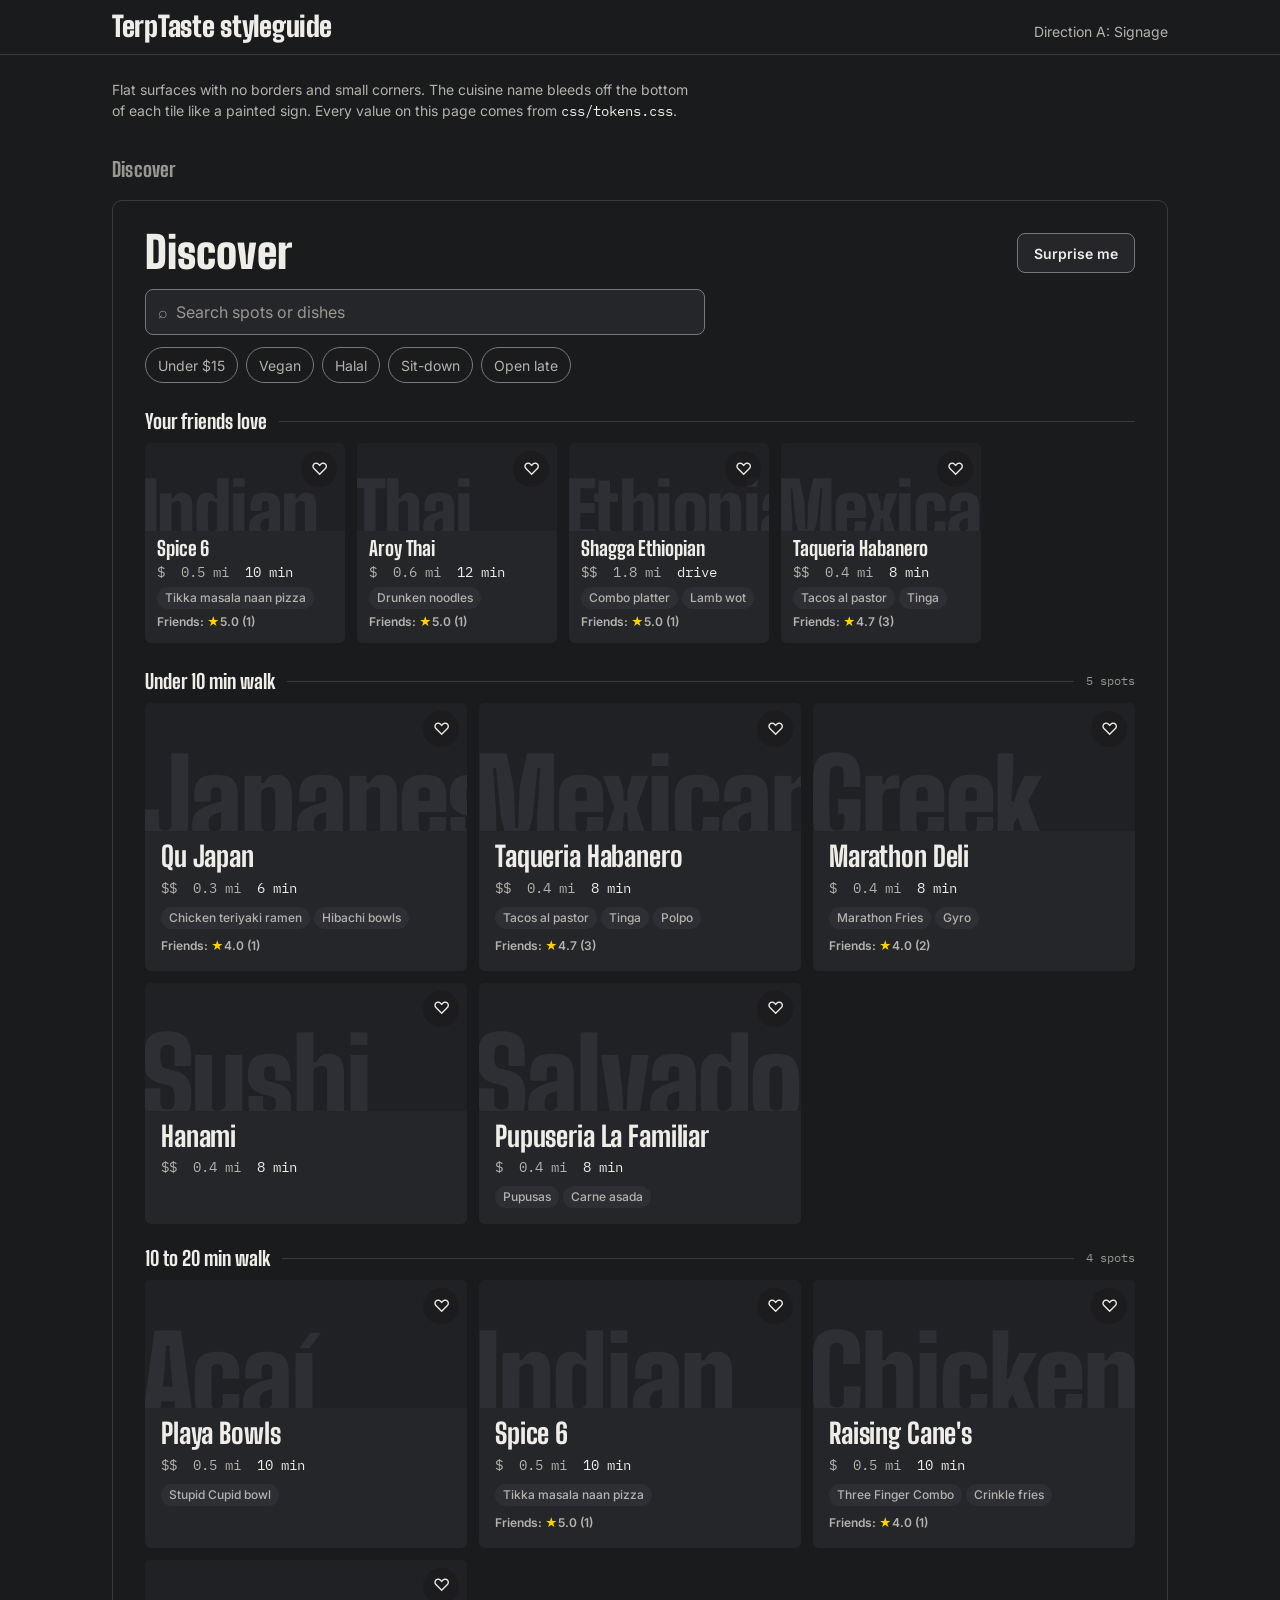
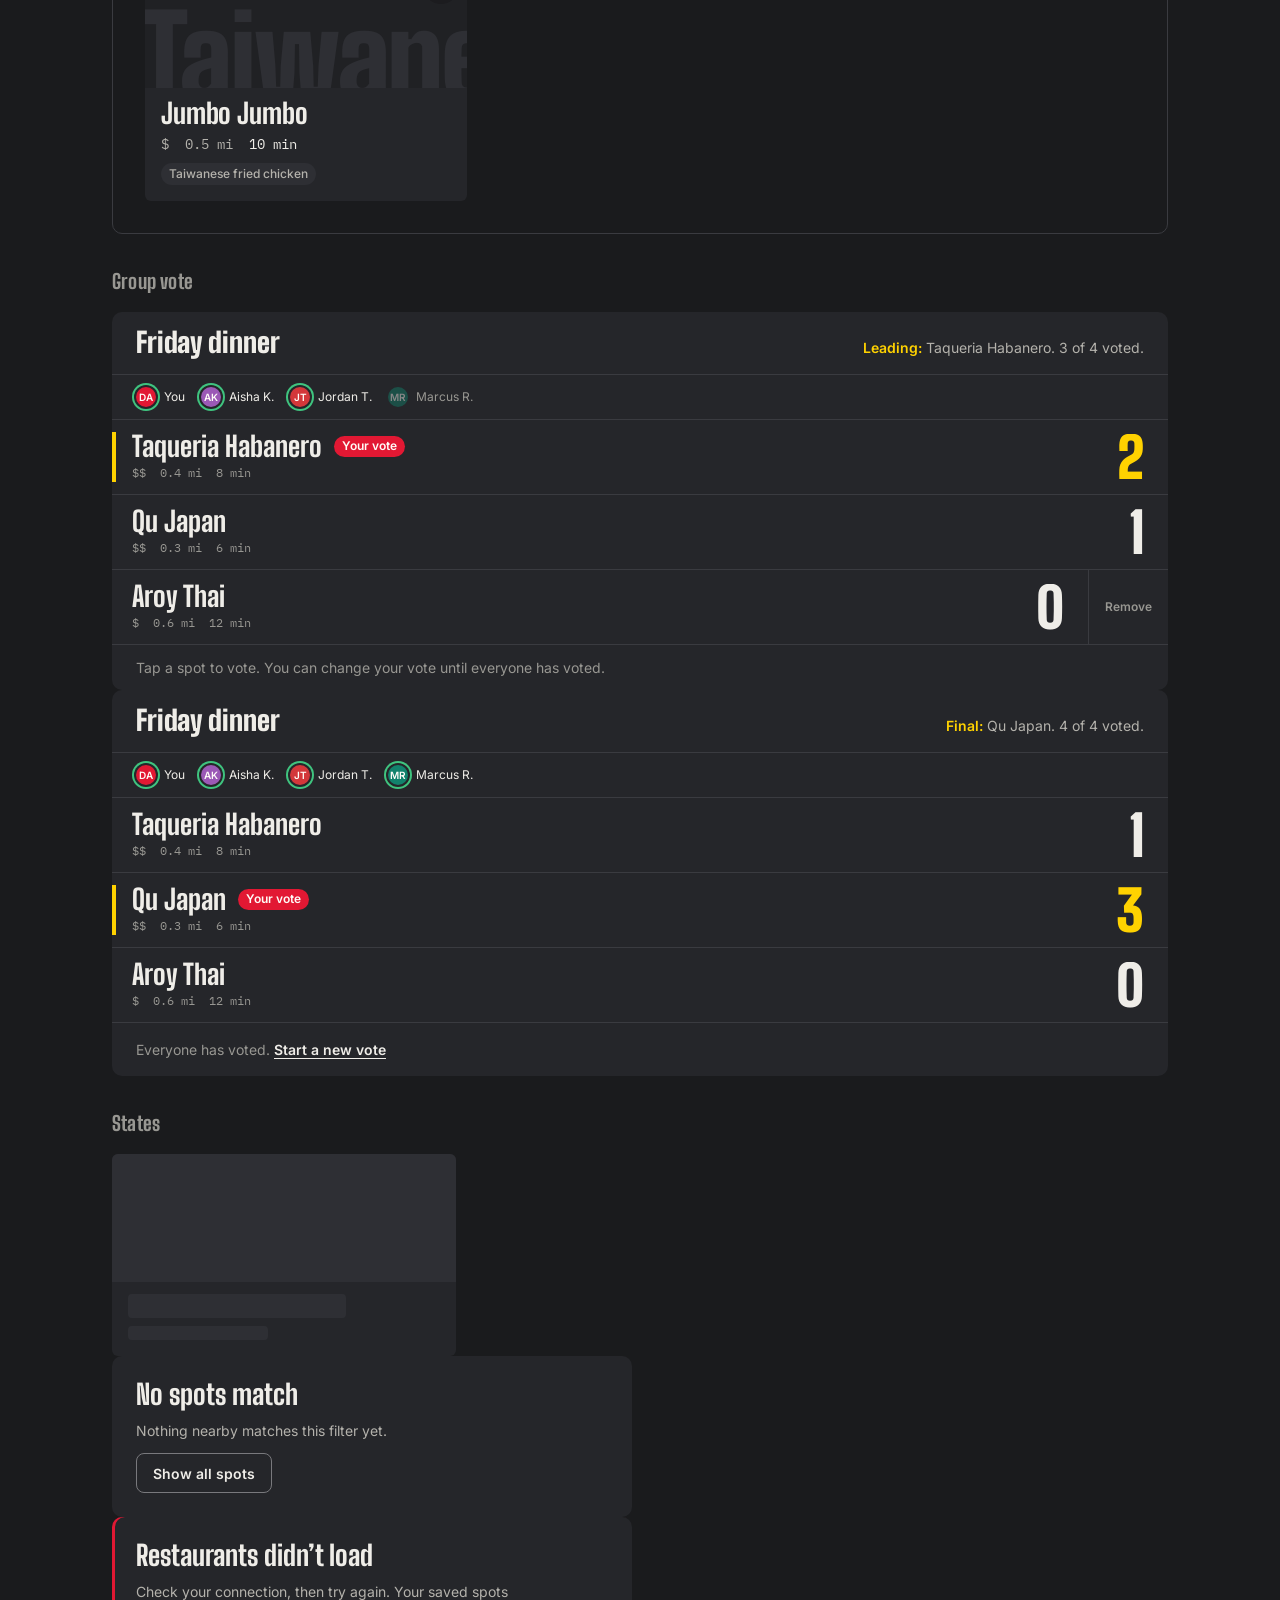
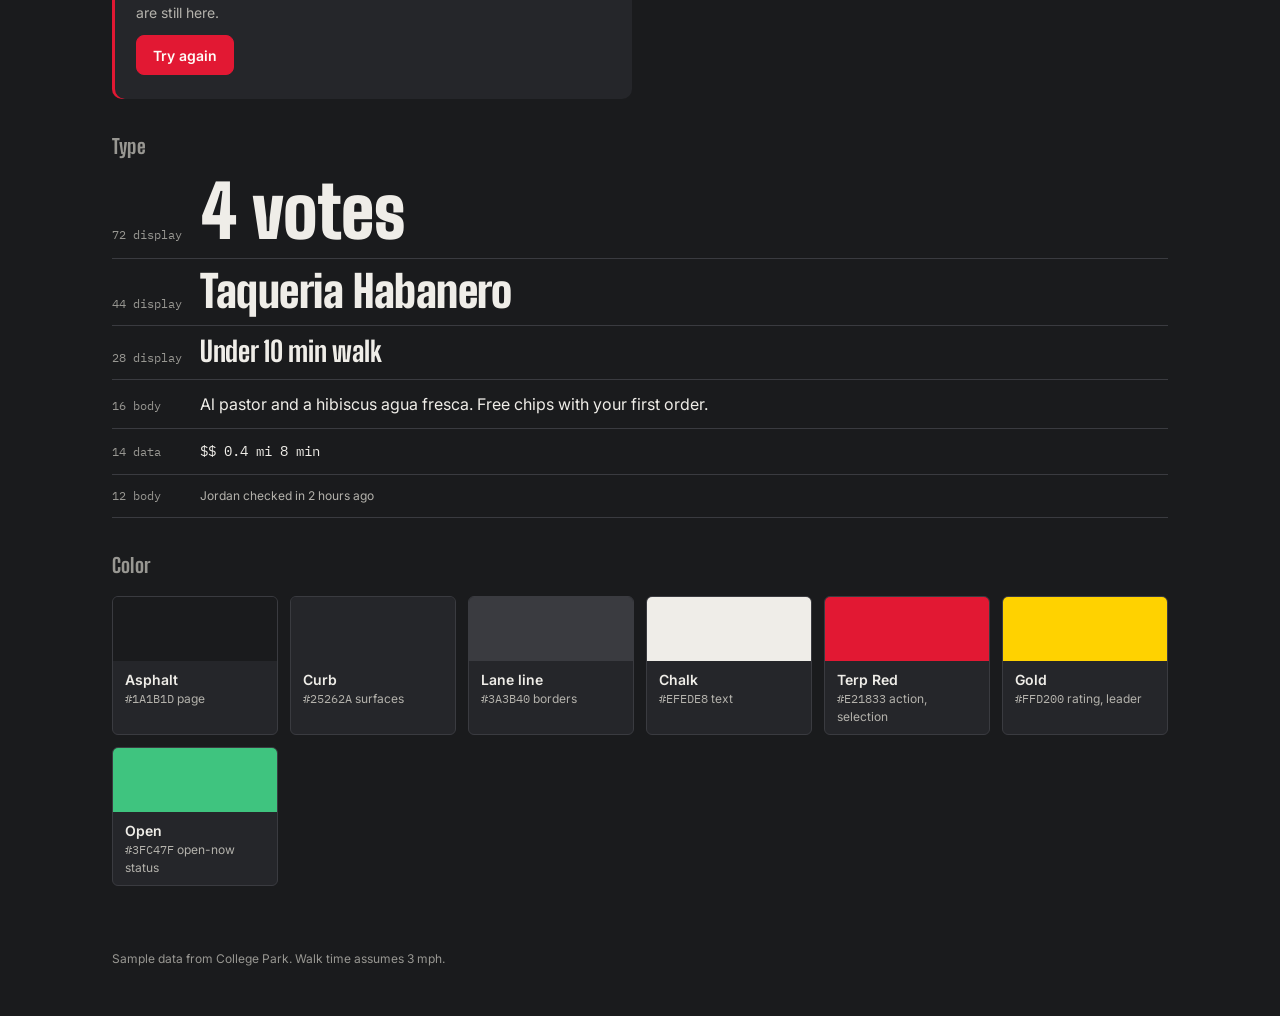
<file: styleguide.html>
<!DOCTYPE html>
<html lang="en">
<head>
<meta charset="UTF-8">
<meta name="viewport" content="width=device-width, initial-scale=1.0">
<title>TerpTaste Styleguide</title>
<link rel="preconnect" href="https://fonts.googleapis.com">
<link rel="preconnect" href="https://fonts.gstatic.com" crossorigin>
<link href="https://fonts.googleapis.com/css2?family=Big+Shoulders+Display:wght@600;800;900&family=Inter:wght@400;500;600&family=IBM+Plex+Mono:wght@500&display=swap" rel="stylesheet">
<link rel="stylesheet" href="css/tokens.css">
<link rel="stylesheet" href="css/components.css">
<style>
/* All values come from css/tokens.css. Cards and states come from css/components.css;
   only styleguide layout and not-yet-extracted components live here. */

/* ── Base ──────────────────────────────────────────────────────────── */
*{box-sizing:border-box;margin:0;padding:0;}
html{background:var(--bg-page);}
body{background:var(--bg-page);color:var(--text-primary);font-family:var(--f-body);font-size:var(--t-16);line-height:var(--lh-body);-webkit-font-smoothing:antialiased;}
button{font:inherit;color:inherit;background:none;border:0;cursor:pointer;}
:focus-visible{outline:2px solid var(--focus-ring);outline-offset:2px;}
.wrap{max-width:1120px;margin:0 auto;padding:0 var(--s-4);}
@media (min-width:768px){.wrap{padding:0 var(--s-6);}}

/* ── Styleguide chrome ─────────────────────────────────────────────── */
.sg-top{position:sticky;top:0;z-index:20;background:var(--bg-page);border-bottom:1px solid var(--border);}
.sg-top .wrap{display:flex;flex-wrap:wrap;align-items:baseline;justify-content:space-between;gap:var(--s-3);padding-top:var(--s-3);padding-bottom:var(--s-3);}
.sg-logo{font-family:var(--f-display);font-weight:900;font-size:var(--t-28);line-height:1;letter-spacing:var(--tracking-display);}
.sg-dir{font-size:var(--t-14);color:var(--text-secondary);}
.sg-note{padding:var(--s-5) 0 0;color:var(--text-secondary);font-size:var(--t-14);max-width:64ch;}
.sg-note code{font-family:var(--f-data);color:var(--text-primary);}
.sg-section{padding:var(--section-gap) 0 0;}
.sg-h{font-family:var(--f-display);font-weight:800;font-size:var(--t-20);color:var(--text-muted);margin-bottom:var(--s-4);letter-spacing:.01em;}

/* palette */
.swatches{display:grid;grid-template-columns:repeat(auto-fill,minmax(150px,1fr));gap:var(--s-3);}
.sw{border-radius:var(--r-card);overflow:hidden;background:var(--surface-1);border:1px solid var(--border);}
.sw-chip{height:64px;}
.sw-meta{padding:var(--s-2) var(--s-3);font-size:var(--t-12);color:var(--text-secondary);}
.sw-meta b{display:block;color:var(--text-primary);font-weight:600;font-size:var(--t-14);}
.sw-meta code{font-family:var(--f-data);}

/* type scale */
.tscale{display:grid;gap:var(--s-3);}
.trow{display:grid;grid-template-columns:72px 1fr;align-items:baseline;gap:var(--s-4);border-bottom:1px solid var(--border);padding-bottom:var(--s-3);}
.trow .px{font-family:var(--f-data);font-size:var(--t-12);color:var(--text-muted);}
.d{font-family:var(--f-display);font-weight:900;line-height:var(--lh-display);letter-spacing:var(--tracking-display);}

/* ── Discover: search, chips, walk-time dividers, cards ───────────── */
.phone{background:var(--bg-page);border:1px solid var(--border);border-radius:var(--r-sheet);padding:var(--s-5) var(--s-4) var(--s-6);}
@media (min-width:768px){.phone{padding:var(--s-6);}}
.disc-head{display:flex;justify-content:space-between;align-items:flex-end;gap:var(--s-3);flex-wrap:wrap;}
.phone .tt-walk{padding-left:0;padding-right:0;}
.phone .tt-results-head{padding-left:0;padding-right:0;}
.disc-title{font-family:var(--f-display);font-weight:900;font-size:var(--t-44);line-height:.9;}



.foot{padding:var(--s-8) 0 var(--s-7);color:var(--text-muted);font-size:var(--t-12);}

@media (prefers-reduced-motion:reduce){
  *,*::before,*::after{animation:none!important;transition:none!important;}
}
</style>
</head>
<body>

<header class="sg-top">
  <div class="wrap">
    <div class="sg-logo">TerpTaste styleguide</div>
    <div class="sg-dir">Direction A: Signage</div>
  </div>
</header>

<main class="wrap">
  <p class="sg-note">Flat surfaces with no borders and small corners. The cuisine name bleeds off the bottom of each tile like a painted sign. Every value on this page comes from <code>css/tokens.css</code>.</p>

  <section class="sg-section" aria-labelledby="h-disc">
    <h2 class="sg-h" id="h-disc">Discover</h2>
    <div class="phone">
      <div class="disc-head">
        <h3 class="disc-title">Discover</h3>
        <button class="tt-btn" type="button">Surprise me</button>
      </div>
      <label class="tt-search" style="margin-top:var(--s-4)">
        <span aria-hidden="true" style="color:var(--text-muted)">⌕</span>
        <input type="search" placeholder="Search spots or dishes" aria-label="Search spots or dishes">
      </label>
      <div class="tt-chips" role="group" aria-label="Quick filters">
        <button class="tt-chip" type="button" aria-pressed="false">Under $15</button>
        <button class="tt-chip" type="button" aria-pressed="false">Vegan</button>
        <button class="tt-chip" type="button" aria-pressed="false">Halal</button>
        <button class="tt-chip" type="button" aria-pressed="false">Sit-down</button>
        <button class="tt-chip" type="button" aria-pressed="false">Open late</button>
      </div>
      <div id="discover"></div>
    </div>
  </section>

  <section class="sg-section" aria-labelledby="h-vote">
    <h2 class="sg-h" id="h-vote">Group vote</h2>
    <div class="sg-boards"><div id="board-live"></div><div id="board-final"></div></div>
  </section>

  <section class="sg-section" aria-labelledby="h-states">
    <h2 class="sg-h" id="h-states">States</h2>
    <div class="states" id="states"></div>
  </section>

  <section class="sg-section" aria-labelledby="h-type">
    <h2 class="sg-h" id="h-type">Type</h2>
    <div class="tscale">
      <div class="trow"><span class="px">72 display</span><span class="d" style="font-size:var(--t-72)">4 votes</span></div>
      <div class="trow"><span class="px">44 display</span><span class="d" style="font-size:var(--t-44)">Taqueria Habanero</span></div>
      <div class="trow"><span class="px">28 display</span><span class="d" style="font-size:var(--t-28);font-weight:800">Under 10 min walk</span></div>
      <div class="trow"><span class="px">16 body</span><span>Al pastor and a hibiscus agua fresca. Free chips with your first order.</span></div>
      <div class="trow"><span class="px">14 data</span><span style="font-family:var(--f-data);font-size:var(--t-14)">$$   0.4 mi   8 min</span></div>
      <div class="trow"><span class="px">12 body</span><span style="font-size:var(--t-12);color:var(--text-secondary)">Jordan checked in 2 hours ago</span></div>
    </div>
  </section>

  <section class="sg-section" aria-labelledby="h-color">
    <h2 class="sg-h" id="h-color">Color</h2>
    <div class="swatches">
      <div class="sw"><div class="sw-chip" style="background:var(--asphalt)"></div><div class="sw-meta"><b>Asphalt</b><code>#1A1B1D</code> page</div></div>
      <div class="sw"><div class="sw-chip" style="background:var(--curb)"></div><div class="sw-meta"><b>Curb</b><code>#25262A</code> surfaces</div></div>
      <div class="sw"><div class="sw-chip" style="background:var(--lane)"></div><div class="sw-meta"><b>Lane line</b><code>#3A3B40</code> borders</div></div>
      <div class="sw"><div class="sw-chip" style="background:var(--chalk)"></div><div class="sw-meta"><b>Chalk</b><code>#EFEDE8</code> text</div></div>
      <div class="sw"><div class="sw-chip" style="background:var(--red)"></div><div class="sw-meta"><b>Terp Red</b><code>#E21833</code> action, selection</div></div>
      <div class="sw"><div class="sw-chip" style="background:var(--gold)"></div><div class="sw-meta"><b>Gold</b><code>#FFD200</code> rating, leader</div></div>
      <div class="sw"><div class="sw-chip" style="background:var(--open)"></div><div class="sw-meta"><b>Open</b><code>#3FC47F</code> open-now status</div></div>
    </div>
  </section>

  <p class="foot">Sample data from College Park. Walk time assumes 3 mph.</p>
</main>

<script src="js/data/mock-places.js"></script>
<script src="js/data/terp-content.js"></script>
<script src="js/data/mock-friends.js"></script>
<script src="js/data/restaurants.js"></script>
<script src="js/ui/components.js"></script>
<script>
// Discover uses the real card component and mock data, grouped by walk time.
// Discover uses the app's components: friends row, then every spot once by walk time.
async function renderDiscover(){
  const el = document.getElementById('discover');
  try {
    const list = await TerpData.getRestaurants({ sort:'distance' });
    const loved = list.filter(r=>r.terp.friendRating && r.terp.friendRating.avg>=4)
      .sort((a,b)=>b.terp.friendRating.avg-a.terp.friendRating.avg || b.terp.friendRating.count-a.terp.friendRating.count).slice(0,4);
    el.innerHTML = UI.cardRow('Your friends love', 'sg-row-friends', loved) + UI.walkSections(list.slice(0, 9));
  } catch(err) {
    UI.mount(el, UI.errorState(), { retry: renderDiscover });
  }
}
document.getElementById('states').innerHTML =
  UI.skeletonCards(1) +
  UI.emptyState({ title:'No spots match', body:'Nothing nearby matches this filter yet.', action:{ label:'Show all spots', name:'all' } }) +
  UI.errorState();

// Scoreboard: sample sessions shaped like TerpData.getVote(); they never touch the user's real vote.
const SG_MEMBERS = [{id:'me',name:'You',initials:'DA'},{id:'ak',name:'Aisha K.',initials:'AK'},{id:'jt',name:'Jordan T.',initials:'JT'},{id:'mr',name:'Marcus R.',initials:'MR'}];
function sampleVote(votes){
  const ids = ['habanero','qu','aroy'];
  const counts = Object.fromEntries(ids.map(id=>[id, Object.values(votes).filter(v=>v===id).length]));
  const max = Math.max(...Object.values(counts));
  const voted = Object.keys(votes).length;
  return { name:'Friday dinner', total:4, votedCount:voted, mine:votes.me||null,
    members: SG_MEMBERS.map(m=>({...m, voted: m.id in votes})),
    options: ids.map((id,i)=>({ id, addedBy: i===2 ? 'me' : 'ak', mine: i===2, count: counts[id] })),
    leaders: max ? ids.filter(id=>counts[id]===max) : [],
    state: voted===4 ? 'final' : voted ? 'leading' : 'waiting' };
}
const liveVotes = { me:'habanero', ak:'habanero', jt:'qu' };
let byId, lastLive = {};
function renderBoards(){
  const v = sampleVote(liveVotes);
  const changed = v.options.filter(o=>o.id in lastLive && lastLive[o.id]!==o.count).map(o=>o.id);
  lastLive = Object.fromEntries(v.options.map(o=>[o.id,o.count]));
  document.getElementById('board-live').innerHTML = UI.scoreboard(v, byId, { changed });
  document.getElementById('board-final').innerHTML = UI.scoreboard(sampleVote({ me:'qu', ak:'habanero', jt:'qu', mr:'qu' }), byId);
}
document.getElementById('board-live').addEventListener('click', e=>{
  const row = e.target.closest('[data-vote]');
  if(row){ liveVotes.me = row.dataset.vote; renderBoards(); }
});
TerpData.getRestaurants({ ids:['habanero','qu','aroy'] }).then(list=>{ byId = new Map(list.map(r=>[r.id,r])); renderBoards(); });

// Toggles
document.addEventListener('click',e=>{
  const chip = e.target.closest('.tt-chip');
  if(chip){ chip.setAttribute('aria-pressed', chip.getAttribute('aria-pressed')!=='true'); return; }
  const save = e.target.closest('[data-save]');
  if(save){ UI.setSaveButton(save, save.getAttribute('aria-pressed')!=='true', ''); e.stopPropagation(); }
});

renderDiscover();
</script>
</body>
</html>
</file>
<file: css/tokens.css>
/* TerpTaste design tokens (direction A: Signage)
   Single source of truth for color, type, spacing, radii, shadow and motion.
   Fonts load from Google Fonts in each page's <head>:
   Big Shoulders Display 600/800/900, Inter 400/500/600, IBM Plex Mono 500. */

:root{
  /* ── Color primitives ─────────────────────────────────────────────── */
  --asphalt:#1A1B1D;      /* page */
  --curb:#25262A;         /* raised surfaces, sheets */
  --curb-2:#2E2F34;       /* hover surface, skeleton fill */
  --tile:#202124;         /* photo-fallback tile */
  --lane:#3A3B40;         /* borders, dividers, rules */
  --chalk:#EFEDE8;        /* primary text */
  --chalk-2:#B4B2AC;      /* secondary text */
  --chalk-3:#989792;      /* muted text, meta (4.5:1+ on every surface) */
  --red:#E21833;          /* Terp Red: actions and current selection only */
  --red-press:#C8142C;    /* red hover / pressed */
  --red-text:#ED6E7F;     /* Terp Red as text/icons on dark surfaces (4.5:1+); --red is for fills */
  --control-edge:#79797D; /* outlines of chips, inputs, outlined buttons (3:1+ on every surface) */
  --on-red:#FFFCF8;       /* text on red: warm near-white, 4.65:1 on --red */
  --gold:#FFD200;         /* ratings and the vote leader only */
  --open:#3FC47F;         /* open-now status only */

  /* Avatar fills: each keeps 4.5:1+ with --on-red initials */
  --avatar-red:#D3373A;
  --avatar-blue:#3977B4;
  --avatar-green:#238350;
  --avatar-purple:#9B59B6;
  --avatar-orange:#AF601A;
  --avatar-teal:#12826C;

  /* ── Semantic color ───────────────────────────────────────────────── */
  --bg-page:var(--asphalt);
  --surface-1:var(--curb);
  --surface-2:var(--curb-2);
  --surface-tile:var(--tile);
  --border:var(--lane);
  --text-primary:var(--chalk);
  --text-secondary:var(--chalk-2);
  --text-muted:var(--chalk-3);
  --action:var(--red);
  --action-text:var(--red-text);
  --control-border:var(--control-edge);
  --action-press:var(--red-press);
  --on-action:var(--on-red);
  --highlight:var(--gold);
  --status-open:var(--open);
  --status-closed:var(--chalk-3);
  --success:var(--open);
  --danger:var(--red);
  --focus-ring:var(--chalk);
  --scrim:color-mix(in srgb,var(--asphalt) 70%,transparent);

  /* ── Type ─────────────────────────────────────────────────────────── */
  --f-display:'Big Shoulders Display',Impact,sans-serif; /* names, titles, vote counts */
  --f-body:'Inter',system-ui,sans-serif;                 /* body, buttons, labels */
  --f-data:'IBM Plex Mono',ui-monospace,monospace;       /* comparable numbers only */

  --t-12:12px; --t-14:14px; --t-16:16px; --t-20:20px;
  --t-28:28px; --t-44:44px; --t-72:72px;

  --lh-display:.95;
  --lh-body:1.5;
  --tracking-display:-.01em;

  /* ── Spacing ──────────────────────────────────────────────────────── */
  --s-1:4px; --s-2:8px; --s-3:12px; --s-4:16px;
  --s-5:24px; --s-6:32px; --s-7:48px; --s-8:64px;

  /* ── Radii (small on cards, larger on sheets) ─────────────────────── */
  --r-card:6px;
  --r-control:8px;
  --r-sheet:10px;
  --r-pill:999px;

  /* ── Elevation (Signage is flat; shadow only on floating layers) ──── */
  --shadow-none:none;
  --shadow-overlay:0 1px 2px rgba(0,0,0,.24),0 8px 24px rgba(0,0,0,.28);

  /* ── Layers: the only z-indexes outside a component's own isolated stack ── */
  --z-sticky:10;      /* sticky screen headers and footers */
  --z-toast:900;      /* toast */
  --z-skip:1000;      /* skip link, above everything when focused */

  /* ── Motion ───────────────────────────────────────────────────────── */
  --ease-out:cubic-bezier(.2,.8,.2,1);
  --dur-fast:120ms;
  --dur-flip:240ms;   /* scoreboard count flip, the one signature motion */

  /* ── Component tokens ─────────────────────────────────────────────── */
  --card-bg:var(--surface-1);
  --card-gap:var(--s-3);
  --card-name-size:var(--t-28);
  --tile-h:128px;
  --tile-word-size:112px;
  --tile-word-color:var(--curb-2);
  --tile-word-hover:var(--lane);                   /* decorative (aria-hidden) */
  --vote-count-size:56px;
  --section-gap:var(--s-6);
}
</file>
<file: css/app.css>
*{box-sizing:border-box;margin:0;padding:0;}
:root{
  /* Shared tokens live in css/tokens.css. The one legacy alias left is for older rules below. */
  --terp-red:var(--red);
}
html,body{height:100%;font-family:var(--f-body);background:var(--bg-page);color:var(--text-primary);}
.app-shell{display:flex;height:100vh;overflow:hidden;}
.sidebar{width:220px;background:var(--surface-1);border-right:1px solid var(--border);display:flex;flex-direction:column;padding:24px 16px;flex-shrink:0;}
.sidebar-logo{font-family:var(--f-display);font-size:22px;font-weight:700;color:var(--text-primary);margin-bottom:28px;padding:0 8px;}
.sidebar-logo span{color:var(--terp-red);}
.sidebar-user{margin-top:auto;display:flex;align-items:center;gap:10px;padding-top:16px;border-top:1px solid var(--border);}
.s-avatar{width:32px;height:32px;border-radius:50%;background:var(--terp-red);display:flex;align-items:center;justify-content:center;font-size:12px;font-weight:700;color:var(--on-action);flex-shrink:0;}
.s-name{font-size:13px;font-weight:600;color:var(--text-primary);}
.s-sub{font-size:12px;color:var(--text-muted);}
.main-area{flex:1;overflow:hidden;display:flex;flex-direction:column;background:var(--bg-page);}
.main-scroll{flex:1;overflow-y:auto;overflow-x:hidden;}
.main-scroll::-webkit-scrollbar{width:6px;}
.main-scroll::-webkit-scrollbar-thumb{background:var(--control-border);border-radius:var(--s-1);}
.panel{display:none;}
.panel.active{display:block;}
.ph{padding:24px 28px 16px;border-bottom:1px solid var(--border);display:flex;align-items:flex-start;justify-content:space-between;flex-wrap:wrap;gap:10px;position:sticky;top:0;background:var(--bg-page);z-index:var(--z-sticky);}
.ph-title{font-family:var(--f-display);font-size:var(--t-28);font-weight:900;line-height:1;color:var(--text-primary);}
.ph-sub{font-size:var(--t-14);color:var(--text-secondary);margin-top:var(--s-1);}
.abtn{border-radius:10px;padding:11px 18px;font-family:var(--f-body);font-size:13px;font-weight:600;cursor:pointer;border:1px solid var(--border);background:var(--surface-2);color:var(--text-primary);}
.abtn:hover{border-color:var(--control-border);}
.playout{display:grid;grid-template-columns:240px 1fr;gap:24px;padding:24px 28px;align-items:start;}
.pcard{background:var(--surface-1);border:1px solid var(--border);border-radius:16px;padding:24px;text-align:center;}
.pavatar{width:72px;height:72px;border-radius:50%;background:var(--terp-red);display:flex;align-items:center;justify-content:center;font-size:22px;font-weight:700;color:var(--on-action);margin:0 auto 12px;}
.pname{font-family:var(--f-display);font-size:20px;font-weight:700;color:var(--text-primary);}
.phandle{font-size:12px;color:var(--text-muted);margin-top:3px;}
.sgrid{display:grid;grid-template-columns:1fr 1fr;gap:8px;margin-top:16px;}
.scard{background:var(--surface-2);border-radius:12px;padding:12px;text-align:center;}
.snum{font-family:var(--f-display);font-size:24px;font-weight:700;color:var(--text-primary);;font-variant-numeric:tabular-nums;}
.slbl{font-size:12px;color:var(--text-secondary);margin-top:2px;}
.psec{background:var(--surface-1);border:1px solid var(--border);border-radius:14px;padding:16px;margin-bottom:14px;}
.ptitle{font-family:var(--f-display);font-size:var(--t-20);font-weight:800;color:var(--text-primary);margin-bottom:10px;}
.ptags{display:flex;flex-wrap:wrap;gap:var(--s-2);}
.ptag{background:var(--surface-2);border:1px solid var(--border);border-radius:8px;padding:5px 11px;font-size:12px;font-weight:500;color:var(--text-secondary);}
.hist{display:flex;justify-content:space-between;align-items:center;padding:10px 0;border-bottom:1px solid var(--border);}
.hist:last-child{border-bottom:none;}
.hname{font-size:13px;font-weight:600;color:var(--text-primary);}
.hsub{font-size:12px;color:var(--text-muted);margin-top:1px;}
.hdate{font-size:12px;color:var(--text-muted);}

@media(max-width:700px){
  .sidebar{display:none;}
  .ph{padding:14px 16px 12px;}
  .ph-title{font-size:24px;}
  .playout{grid-template-columns:1fr;padding:16px;}
}

.psec + .psec{margin-top:var(--s-3);}
.tt-muted-line{padding:var(--s-2) 0;font-size:var(--t-14);color:var(--text-secondary);}
.abtn{text-decoration:none;display:inline-block;}
</file>
<file: css/components.css>
/* TerpTaste components (direction A: Signage). All values from css/tokens.css. */

/* ── Restaurant card ──────────────────────────────────────────────────── */
.tt-card{position:relative;isolation:isolate;display:flex;flex-direction:column;background:var(--card-bg);border-radius:var(--r-card);overflow:hidden;min-width:0;}
.tt-card-media{position:relative;}
.tt-card-body{display:flex;flex-direction:column;gap:var(--s-2);padding:var(--s-3) var(--s-4) var(--s-4);flex:1;min-width:0;}
.tt-card-name{margin:0;font-family:var(--f-display);font-weight:800;font-size:var(--card-name-size);line-height:var(--lh-display);letter-spacing:-.005em;color:var(--text-primary);}
/* The name button covers the whole card, so the card is one click/tab target. */
.tt-card-link{all:unset;cursor:pointer;}
.tt-card-link::after{content:"";position:absolute;inset:0;z-index:1;}
.tt-card-link:focus-visible{outline:none;}
.tt-card:has(.tt-card-link:focus-visible){outline:2px solid var(--focus-ring);outline-offset:2px;}
.tt-card:hover .tt-tile-word{color:var(--tile-word-hover);}
.tt-tile-word::before{content:attr(data-word);}

.tt-card--compact{width:200px;flex-shrink:0;}
.tt-card--compact .tt-tile{height:88px;}
.tt-card--compact .tt-tile-word{font-size:76px;}
.tt-card--compact .tt-card-name{font-size:var(--t-20);}
.tt-card--compact .tt-card-body{padding:var(--s-2) var(--s-3) var(--s-3);gap:var(--s-1);}

/* ── Photo tile with type-based fallback ─────────────────────────────── */
.tt-tile{position:relative;height:var(--tile-h);background:var(--surface-tile);overflow:hidden;}
.tt-tile-word{position:absolute;left:-.04em;bottom:-.22em;font-family:var(--f-display);font-weight:900;font-size:var(--tile-word-size);line-height:1;letter-spacing:-.02em;color:var(--tile-word-color);white-space:nowrap;user-select:none;transition:color var(--dur-fast) var(--ease-out);}
.tt-tile-img{position:absolute;inset:0;width:100%;height:100%;object-fit:cover;}

.tt-status{position:absolute;top:var(--s-2);left:var(--s-2);z-index:2;display:inline-flex;align-items:center;gap:var(--s-1);padding:var(--s-1) var(--s-2);border-radius:var(--r-pill);background:var(--scrim);font-family:var(--f-body);font-size:var(--t-12);font-weight:500;color:var(--text-primary);}
.tt-status::before{content:"";width:6px;height:6px;border-radius:50%;background:var(--status-open);}
.tt-status.is-closed::before{background:var(--status-closed);}

.tt-save{position:absolute;top:var(--s-2);right:var(--s-2);z-index:2;display:grid;place-items:center;width:36px;height:36px;padding:0;border:0;border-radius:50%;background:var(--scrim);color:var(--text-primary);font-size:17px;line-height:1;cursor:pointer;}
.tt-save[aria-pressed="true"]{color:var(--action-text);}
.tt-save:focus-visible{outline:2px solid var(--focus-ring);outline-offset:2px;}

/* ── Standout dishes ──────────────────────────────────────────────────── */
/* One line on cards: extra tags wrap to a clipped second line, so only whole tags show. */
.tt-dishes{display:flex;flex-wrap:wrap;gap:var(--s-1);font-size:var(--t-12);max-height:calc(1.5em + 4px);margin:0;padding:0;overflow:hidden;list-style:none;}
.tt-dish{max-width:100%;padding:2px var(--s-2);overflow:hidden;border-radius:var(--r-pill);background:var(--surface-2);color:var(--text-secondary);font-family:var(--f-body);font-size:var(--t-12);font-weight:500;line-height:1.5;white-space:nowrap;text-overflow:ellipsis;}
.tt-dishes--large{gap:var(--s-2);max-height:none;font-size:var(--t-14);}
.tt-dishes--large .tt-dish{padding:var(--s-1) var(--s-3);background:var(--surface-1);color:var(--text-primary);font-size:var(--t-14);line-height:1.45;}

/* ── Friend ratings and activity ──────────────────────────────────────── */
.tt-friends-rating{margin:0;font-family:var(--f-body);font-size:var(--t-12);font-weight:600;color:var(--text-secondary);}
.tt-star,.tt-stars{color:var(--highlight);}
.tt-stars{font-size:var(--t-14);letter-spacing:1px;}
.tt-avatar--lg{width:32px;height:32px;font-size:var(--t-12);}
.tt-activity-list{display:grid;gap:var(--s-2);}
.tt-activity{display:grid;grid-template-columns:32px 1fr;gap:var(--s-3);padding:var(--s-3) var(--s-4);border-radius:var(--r-card);background:var(--surface-1);}
.tt-activity-body{display:flex;flex-direction:column;gap:var(--s-1);min-width:0;}
.tt-activity-head{display:flex;flex-wrap:wrap;align-items:baseline;gap:0 var(--s-1);margin:0;font-family:var(--f-body);font-size:var(--t-14);color:var(--text-secondary);}
.tt-activity-head b{font-weight:600;color:var(--text-primary);}
.tt-when{margin-left:auto;padding-left:var(--s-2);font-size:var(--t-12);color:var(--text-muted);white-space:nowrap;}
.tt-inline-link{position:relative;z-index:1;padding:0;border:0;background:none;color:var(--text-primary);font:inherit;font-weight:600;text-decoration:underline;text-underline-offset:3px;cursor:pointer;}
.tt-inline-link:focus-visible{outline:2px solid var(--focus-ring);outline-offset:2px;}
.tt-activity-rating{display:flex;flex-wrap:wrap;align-items:center;gap:var(--s-1) var(--s-3);margin:0;font-family:var(--f-body);font-size:var(--t-14);color:var(--text-primary);}
.tt-activity-note{margin:0;max-width:60ch;font-family:var(--f-body);font-size:var(--t-14);line-height:var(--lh-body);color:var(--text-secondary);}
.tt-activity-actions{display:flex;flex-wrap:wrap;gap:var(--s-2);margin-top:var(--s-1);}
.tt-mini-btn{padding:4px var(--s-3);border:1px solid var(--control-border);border-radius:var(--r-pill);background:transparent;color:var(--text-secondary);font-family:var(--f-body);font-size:var(--t-12);font-weight:600;cursor:pointer;}
.tt-mini-btn:hover{color:var(--text-primary);border-color:var(--text-muted);}
.tt-mini-btn[aria-pressed="true"]{border-color:var(--action-text);color:var(--action-text);}
.tt-mini-btn:focus-visible{outline:2px solid var(--focus-ring);outline-offset:2px;}

/* ── Quick review form ────────────────────────────────────────────────── */
.tt-review-form{display:flex;flex-direction:column;gap:var(--s-4);max-width:560px;padding:var(--s-4) var(--s-5);border-radius:var(--r-sheet);background:var(--surface-1);}
.tt-review-form .tt-dsec-title{margin:0;}
.tt-field-group{display:flex;flex-direction:column;gap:var(--s-2);margin:0;padding:0;border:0;}
.tt-field-label{padding:0;font-family:var(--f-body);font-size:var(--t-14);font-weight:600;color:var(--text-primary);}
.tt-field-hint{font-family:var(--f-body);font-size:var(--t-12);font-weight:400;color:var(--text-muted);}
.tt-field{display:flex;flex-direction:column;gap:var(--s-1);}
.tt-field input{padding:var(--s-2) var(--s-3);border:1px solid var(--control-border);border-radius:var(--r-control);background:var(--bg-page);color:var(--text-primary);font-family:var(--f-body);font-size:var(--t-16);}
.tt-field input:focus{outline:2px solid var(--focus-ring);outline-offset:1px;border-color:transparent;}
.tt-star-row{display:flex;gap:var(--s-1);}
.tt-star-input{position:relative;cursor:pointer;}
.tt-star-input input{position:absolute;opacity:0;width:1px;height:1px;}
.tt-star-input span[aria-hidden]{display:block;padding:0 2px;font-size:32px;line-height:1;color:var(--control-border);transition:color var(--dur-fast) var(--ease-out);}
/* Light up the chosen star and every star before it. */
.tt-star-row:has(input:checked) .tt-star-input span[aria-hidden]{color:var(--highlight);}
.tt-star-row:has(input:checked) .tt-star-input:has(input:checked) ~ .tt-star-input span[aria-hidden]{color:var(--control-border);}
.tt-star-row:hover .tt-star-input span[aria-hidden]{color:var(--highlight);}
.tt-star-row .tt-star-input:hover ~ .tt-star-input span[aria-hidden]{color:var(--control-border);}
.tt-star-input:has(input:focus-visible) span[aria-hidden]{outline:2px solid var(--focus-ring);outline-offset:2px;border-radius:4px;}
.tt-form-error{margin:0;padding:var(--s-2) var(--s-3);border-radius:var(--r-control);background:color-mix(in srgb,var(--danger) 16%,var(--surface-1));font-family:var(--f-body);font-size:var(--t-14);color:var(--text-primary);}
.tt-form-actions{display:flex;flex-wrap:wrap;gap:var(--s-2);}

/* ── Crew ─────────────────────────────────────────────────────────────── */
.tt-crew-section{padding:var(--s-5) 28px 0;}
.tt-crew-section + .tt-crew-section{padding-top:var(--s-7);}
#crew-activity{max-width:720px;}
#crew-vote{scroll-margin-top:96px;}
#crew-vote .tt-group{padding:var(--s-4) 0 var(--s-7);}
.tt-section-head{display:flex;flex-direction:column;gap:var(--s-1);margin-bottom:var(--s-3);}
.tt-section-title{margin:0;font-family:var(--f-display);font-weight:900;font-size:var(--t-28);line-height:1;color:var(--text-primary);}
.tt-section-sub{margin:0;font-family:var(--f-body);font-size:var(--t-14);color:var(--text-secondary);}

@media (max-width:700px){
  .tt-crew-section{padding:var(--s-4) 16px 0;}
  #crew-vote .tt-group{padding:var(--s-3) 0 var(--s-6);}
  .tt-review-form{padding:var(--s-4);}
}

/* ── Deals ────────────────────────────────────────────────────────────── */
/* Tag on a card tile when the spot has a deal today. */
.tt-deal-tag{position:absolute;left:var(--s-2);bottom:var(--s-2);z-index:2;max-width:calc(100% - var(--s-4));padding:var(--s-1) var(--s-2);overflow:hidden;border-radius:var(--r-pill);background:var(--chalk);color:var(--asphalt);font-family:var(--f-body);font-size:var(--t-12);font-weight:600;line-height:1.4;white-space:nowrap;text-overflow:ellipsis;}
.tt-deal{display:flex;flex-direction:column;gap:var(--s-1);padding:var(--s-3) var(--s-4);border-radius:var(--r-card);background:var(--surface-1);}
.tt-deal-top{display:flex;align-items:baseline;justify-content:space-between;gap:var(--s-3);}
.tt-deal-title{margin:0;font-family:var(--f-display);font-weight:800;font-size:var(--t-20);line-height:1.05;color:var(--text-primary);}
.tt-deal-price{font-family:var(--f-data);font-size:var(--t-20);color:var(--text-primary);}
.tt-deal-place{align-self:flex-start;position:relative;z-index:1;padding:0;border:0;background:none;color:var(--text-secondary);font-family:var(--f-body);font-size:var(--t-14);font-weight:600;text-decoration:underline;text-underline-offset:3px;cursor:pointer;}
.tt-deal-place:hover{color:var(--text-primary);}
.tt-deal-place:focus-visible{outline:2px solid var(--focus-ring);outline-offset:2px;}
.tt-deal-meta{display:flex;flex-wrap:wrap;gap:var(--s-1) var(--s-3);margin:0;font-family:var(--f-body);font-size:var(--t-14);color:var(--text-secondary);}
.tt-deal-out{align-self:flex-start;}
.tt-deal-checked{margin:var(--s-1) 0 0;font-family:var(--f-body);font-size:var(--t-12);color:var(--text-muted);}
.tt-deal-list{display:grid;gap:var(--s-2);}

/* "Today's deals" strip on Discover */
.tt-today{padding:var(--s-4) 28px 0;}
.tt-today-head{display:flex;align-items:baseline;justify-content:space-between;gap:var(--s-3);margin-bottom:var(--s-3);}
.tt-today-title{margin:0;font-family:var(--f-display);font-weight:800;font-size:var(--t-20);line-height:1;color:var(--text-primary);}
.tt-deal-row{display:flex;gap:var(--card-gap);overflow-x:auto;padding-bottom:var(--s-1);scrollbar-width:none;}
.tt-deal-row::-webkit-scrollbar{display:none;}
.tt-deal-row .tt-deal{flex:0 0 auto;width:260px;}

/* Deals tab */
.tt-deals{display:grid;gap:var(--s-6);max-width:960px;padding:var(--s-5) 28px var(--s-7);}
.tt-deal-day-title{margin:0 0 var(--s-3);font-family:var(--f-display);font-weight:900;font-size:var(--t-28);line-height:1;color:var(--text-primary);}
.tt-deals .tt-deal-list{grid-template-columns:repeat(auto-fill,minmax(260px,1fr));gap:var(--card-gap);}
.tt-deal-note{margin:0;}

@media (max-width:700px){
  .tt-today{padding:var(--s-3) 16px 0;}
  .tt-deals{padding:var(--s-4) 16px var(--s-6);gap:var(--s-5);}
}

/* ── Card text rows ───────────────────────────────────────────────────── */
.tt-avatar{display:grid;place-items:center;width:20px;height:20px;border-radius:50%;flex-shrink:0;font-size:10px;font-weight:600;color:var(--on-action);}
.tt-data{display:grid;grid-template-columns:auto auto 1fr;column-gap:var(--s-4);font-family:var(--f-data);font-size:var(--t-14);color:var(--text-secondary);}
.tt-data-strong{color:var(--text-primary);}

/* ── Buttons used by states ───────────────────────────────────────────── */
.tt-btn{display:inline-flex;align-items:center;gap:var(--s-2);min-height:40px;padding:var(--s-2) var(--s-4);border:1px solid var(--control-border);border-radius:var(--r-control);background:var(--surface-1);color:var(--text-primary);font-family:var(--f-body);font-size:var(--t-14);font-weight:600;cursor:pointer;transition:background-color var(--dur-fast) var(--ease-out);}
.tt-btn:hover{background:var(--surface-2);}
.tt-btn--primary{background:var(--action);border-color:var(--action);color:var(--on-action);}
.tt-btn--primary:hover{background:var(--action-press);border-color:var(--action-press);}
.tt-btn:focus-visible{outline:2px solid var(--focus-ring);outline-offset:2px;}

/* ── Loading skeleton ─────────────────────────────────────────────────── */
.tt-skel-group{display:grid;grid-template-columns:repeat(auto-fill,minmax(280px,1fr));gap:var(--card-gap);}
.tt-skel .tt-card-body{gap:var(--s-2);}
.tt-skel-block{border-radius:4px;background:var(--surface-2);animation:tt-pulse 1.4s ease-in-out infinite;}
.tt-skel-tile{height:var(--tile-h);border-radius:0;}
.tt-skel-name{height:24px;width:70%;}
.tt-skel-line{height:14px;width:45%;}
@keyframes tt-pulse{50%{opacity:.5;}}

/* ── Empty and error states ───────────────────────────────────────────── */
.tt-state{display:flex;flex-direction:column;align-items:flex-start;gap:var(--s-3);max-width:520px;padding:var(--s-5);border-radius:var(--r-sheet);background:var(--surface-1);}
.tt-state-title{margin:0;font-family:var(--f-display);font-weight:800;font-size:var(--t-28);line-height:1;color:var(--text-primary);}
.tt-state-body{margin:0;max-width:44ch;font-family:var(--f-body);font-size:var(--t-14);line-height:var(--lh-body);color:var(--text-secondary);}
.tt-state--error{box-shadow:inset 3px 0 0 var(--danger);}

/* ── Search bar ───────────────────────────────────────────────────────── */
.tt-search{display:flex;align-items:center;gap:var(--s-2);max-width:560px;padding:0 var(--s-3);border:1px solid var(--control-border);border-radius:var(--r-control);background:var(--surface-1);color:var(--text-muted);cursor:text;}
.tt-search:focus-within{border-color:var(--text-secondary);}
.tt-search input{flex:1;min-width:0;padding:var(--s-3) 0;border:0;background:none;color:var(--text-primary);font-family:var(--f-body);font-size:var(--t-16);}
.tt-search input::placeholder{color:var(--text-muted);}
.tt-search input:focus{outline:none;}

/* ── Chips ────────────────────────────────────────────────────────────── */
.tt-chips{display:flex;gap:var(--s-2);overflow-x:auto;padding:var(--s-3) 0 var(--s-1);scrollbar-width:none;}
.tt-chips::-webkit-scrollbar{display:none;}
.tt-chip{flex-shrink:0;min-height:36px;padding:var(--s-1) var(--s-3);border:1px solid var(--control-border);border-radius:var(--r-pill);background:transparent;color:var(--text-secondary);font-family:var(--f-body);font-size:var(--t-14);white-space:nowrap;cursor:pointer;transition:background-color var(--dur-fast) var(--ease-out),color var(--dur-fast) var(--ease-out),border-color var(--dur-fast) var(--ease-out);}
.tt-chip:hover{color:var(--text-primary);border-color:var(--text-muted);}
.tt-chip[aria-pressed="true"]{background:var(--action);border-color:var(--action);color:var(--on-action);}
.tt-chip--more{background:var(--surface-1);color:var(--text-primary);font-weight:600;}
.tt-chip:focus-visible{outline:2px solid var(--focus-ring);outline-offset:2px;}

/* ── Home controls and results header ────────────────────────────────── */
.tt-controls{padding:var(--s-4) 28px 0;}
.tt-results-head{display:flex;align-items:baseline;justify-content:space-between;gap:var(--s-3);padding:var(--s-4) 28px var(--s-3);}
.tt-results-count{font-family:var(--f-display);font-weight:800;font-size:var(--t-20);line-height:1.1;color:var(--text-primary);}
.tt-link{padding:var(--s-1) 0;border:0;background:none;color:var(--text-primary);font-family:var(--f-body);font-size:var(--t-14);font-weight:600;text-decoration:underline;text-underline-offset:3px;cursor:pointer;white-space:nowrap;}
.tt-link:hover{color:var(--text-secondary);}
.tt-link:focus-visible{outline:2px solid var(--focus-ring);outline-offset:2px;}

/* ── Filter panel ─────────────────────────────────────────────────────── */
.tt-filter{display:grid;gap:var(--s-6);max-width:720px;padding:var(--s-5) 28px var(--s-6);}
.tt-fgroup-title{margin:0 0 var(--s-3);font-family:var(--f-display);font-weight:800;font-size:var(--t-20);line-height:1;color:var(--text-primary);}
.tt-fhint{margin:calc(var(--s-2) * -1) 0 var(--s-3);font-family:var(--f-body);font-size:var(--t-12);color:var(--text-muted);}
.tt-fopts{display:flex;flex-wrap:wrap;gap:var(--s-2);}
.tt-fnote{margin:0;padding:var(--s-3) var(--s-4);border-radius:var(--r-control);background:var(--surface-1);font-family:var(--f-body);font-size:var(--t-14);color:var(--text-secondary);}
.tt-filter-foot{position:sticky;bottom:0;z-index:var(--z-sticky);padding:var(--s-3) 28px var(--s-4);background:var(--bg-page);border-top:1px solid var(--border);}
.tt-btn--block{width:100%;max-width:720px;justify-content:center;padding-top:var(--s-3);padding-bottom:var(--s-3);font-size:var(--t-16);}
.tt-btn:disabled{opacity:.5;cursor:not-allowed;}
.tt-btn--primary:disabled:hover{background:var(--action);}

@media (max-width:700px){
  .tt-controls{padding:var(--s-3) 16px 0;}
  .tt-results-head{padding:var(--s-3) 16px var(--s-2);}
  .tt-filter{padding:var(--s-4) 16px var(--s-5);}
  .tt-filter-foot{padding:var(--s-3) 16px;}
}

/* ── Detail view ──────────────────────────────────────────────────────── */
.tt-detail-hero{position:relative;}
.tt-detail-hero .tt-tile{height:220px;}
.tt-detail-hero .tt-tile-word{font-size:220px;}
.tt-skel-hero{height:220px;border-radius:0;}
.tt-detail-body{display:flex;flex-direction:column;gap:var(--s-5);max-width:960px;padding:var(--s-4) 28px var(--s-7);}
.tt-back{align-self:flex-start;display:inline-flex;align-items:center;gap:var(--s-1);min-height:32px;padding:var(--s-1) var(--s-3) var(--s-1) var(--s-2);border:1px solid var(--control-border);border-radius:var(--r-pill);background:transparent;color:var(--text-secondary);font-family:var(--f-body);font-size:var(--t-14);font-weight:500;cursor:pointer;}
.tt-back:hover{color:var(--text-primary);border-color:var(--text-muted);}
.tt-back:focus-visible{outline:2px solid var(--focus-ring);outline-offset:2px;}
.tt-detail-head{display:flex;flex-direction:column;gap:var(--s-2);}
.tt-detail-name{margin:0;font-family:var(--f-display);font-weight:900;font-size:var(--t-72);line-height:.9;letter-spacing:var(--tracking-display);color:var(--text-primary);}
.tt-detail-cuisine{margin:0;font-family:var(--f-body);font-size:var(--t-16);color:var(--text-secondary);}
.tt-detail-head .tt-data{margin-top:var(--s-1);font-size:var(--t-16);}
.tt-detail-actions{display:flex;flex-wrap:wrap;gap:var(--s-2);}
.tt-detail-actions .tt-btn[aria-pressed="true"]{border-color:var(--action-text);color:var(--action-text);}
.tt-detail-cols{display:grid;grid-template-columns:3fr 2fr;gap:var(--s-6);}
.tt-dsec + .tt-dsec{margin-top:var(--s-5);}
.tt-dsec-title{margin:0 0 var(--s-3);font-family:var(--f-display);font-weight:800;font-size:var(--t-20);line-height:1;color:var(--text-primary);}
.tt-dtext{margin:0;max-width:60ch;font-family:var(--f-body);font-size:var(--t-16);line-height:var(--lh-body);color:var(--text-secondary);}
.tt-quote{margin:0;padding:var(--s-4);border-radius:var(--r-card);background:var(--surface-1);box-shadow:inset 3px 0 0 var(--highlight);}
.tt-quote p{margin:0;max-width:60ch;font-family:var(--f-body);font-size:var(--t-16);line-height:var(--lh-body);color:var(--text-primary);}
.tt-quote footer{display:flex;align-items:center;gap:var(--s-2);margin-top:var(--s-3);font-family:var(--f-body);font-size:var(--t-14);color:var(--text-secondary);}
.tt-facts{display:grid;gap:var(--s-3);margin:0;}
.tt-facts div{display:grid;grid-template-columns:110px 1fr;gap:var(--s-3);}
.tt-facts dt{font-family:var(--f-body);font-size:var(--t-14);color:var(--text-muted);}
.tt-facts dd{margin:0;font-family:var(--f-body);font-size:var(--t-14);color:var(--text-primary);}
.tt-fact-note{display:block;font-size:var(--t-12);color:var(--text-muted);}
.tt-dlist{margin:0;padding-left:1.1em;font-family:var(--f-body);font-size:var(--t-14);line-height:1.8;color:var(--text-secondary);}

/* ── Check-in ─────────────────────────────────────────────────────────── */
.tt-checkin{display:flex;flex-direction:column;align-items:flex-start;gap:var(--s-2);max-width:420px;}
.tt-checkin .tt-btn--block{max-width:420px;}
.tt-checkin-hint{margin:0;font-family:var(--f-body);font-size:var(--t-12);color:var(--text-muted);}
.tt-checkin.is-done{flex-direction:row;flex-wrap:wrap;align-items:center;gap:var(--s-4);padding:var(--s-3) var(--s-4);border-radius:var(--r-control);background:color-mix(in srgb,var(--success) 14%,var(--surface-1));}
.tt-checkin-text{font-family:var(--f-body);font-size:var(--t-16);font-weight:600;color:var(--text-primary);}

/* ── Toast ────────────────────────────────────────────────────────────── */
.tt-toast{position:fixed;left:0;right:0;bottom:var(--s-5);width:max-content;margin:0 auto;z-index:var(--z-toast);display:flex;align-items:center;gap:var(--s-4);max-width:calc(100vw - 32px);padding:10px var(--s-3) 10px var(--s-4);border-radius:var(--r-control);background:var(--chalk);color:var(--asphalt);box-shadow:var(--shadow-overlay);font-family:var(--f-body);font-size:var(--t-14);font-weight:500;opacity:0;pointer-events:none;transform:translateY(12px);transition:opacity var(--dur-fast) var(--ease-out),transform var(--dur-fast) var(--ease-out);}
.tt-toast.show{opacity:1;pointer-events:auto;transform:none;}
.tt-toast-action{padding:4px var(--s-2);border:0;border-radius:4px;background:transparent;color:var(--red-press);font-family:var(--f-body);font-size:var(--t-14);font-weight:700;text-decoration:underline;text-underline-offset:3px;cursor:pointer;white-space:nowrap;}
.tt-toast-action:focus-visible{outline:2px solid var(--asphalt);outline-offset:2px;}

@media (max-width:700px){
  .tt-detail-body{padding:var(--s-3) 16px var(--s-6);gap:var(--s-4);}
  .tt-detail-name{font-size:var(--t-44);}
  .tt-detail-hero .tt-tile,.tt-skel-hero{height:160px;}
  .tt-detail-hero .tt-tile-word{font-size:160px;}
  .tt-detail-cols{grid-template-columns:1fr;gap:var(--s-5);}
  .tt-toast{bottom:92px;}
}

/* ── Group vote scoreboard ────────────────────────────────────────────── */
.tt-group{display:grid;grid-template-columns:minmax(0,3fr) minmax(0,2fr);gap:var(--s-6);align-items:start;padding:var(--s-5) 28px var(--s-7);}
.tt-group-side{display:flex;flex-direction:column;gap:var(--s-6);}
.tt-board{border-radius:var(--r-sheet);background:var(--surface-1);overflow:hidden;}
.tt-board-head{display:flex;flex-wrap:wrap;align-items:baseline;justify-content:space-between;gap:var(--s-2) var(--s-4);padding:var(--s-4) var(--s-5);border-bottom:1px solid var(--border);}
.tt-board-title{margin:0;font-family:var(--f-display);font-weight:900;font-size:var(--t-28);line-height:1;color:var(--text-primary);}
.tt-board-status{margin:0;font-family:var(--f-body);font-size:var(--t-14);color:var(--text-secondary);}
.tt-board-status b{font-weight:600;color:var(--highlight);}
.tt-voters{display:flex;flex-wrap:wrap;gap:var(--s-2) var(--s-4);margin:0;padding:var(--s-3) var(--s-5);list-style:none;border-bottom:1px solid var(--border);}
.tt-voter{display:flex;align-items:center;gap:var(--s-2);font-family:var(--f-body);font-size:var(--t-12);color:var(--text-muted);}
.tt-voter .tt-avatar{opacity:.45;}
.tt-voter.is-voted{color:var(--text-primary);}
.tt-voter.is-voted .tt-avatar{opacity:1;box-shadow:0 0 0 2px var(--surface-1),0 0 0 4px var(--success);}
.tt-vrows{margin:0;padding:0;list-style:none;}
.tt-vrow{display:flex;align-items:stretch;border-bottom:1px solid var(--border);}
.tt-vrow:last-child{border-bottom:0;}
.tt-vrow-main{flex:1;min-width:0;display:grid;grid-template-columns:4px 1fr auto;align-items:center;gap:var(--s-4);padding:var(--s-3) var(--s-5) var(--s-3) 0;border:0;background:transparent;color:inherit;text-align:left;cursor:pointer;transition:background-color var(--dur-fast) var(--ease-out);}
.tt-vrow-main:hover:not(:disabled){background:color-mix(in srgb,var(--text-primary) 4%,transparent);}
.tt-vrow-main:disabled{cursor:default;}
.tt-vrow-main:focus-visible{outline:2px solid var(--focus-ring);outline-offset:-2px;}
.tt-vbar{align-self:stretch;}
.tt-vrow.is-leader .tt-vbar{background:var(--highlight);}
.tt-vrow-text{display:flex;flex-direction:column;gap:var(--s-1);min-width:0;}
.tt-vname{display:flex;flex-wrap:wrap;align-items:center;gap:var(--s-2) var(--s-3);font-family:var(--f-display);font-weight:800;font-size:var(--t-28);line-height:1;color:var(--text-primary);}
.tt-vmeta{font-family:var(--f-data);font-size:var(--t-12);color:var(--text-muted);white-space:pre;}
.tt-mine{padding:2px 8px;border-radius:var(--r-pill);background:var(--action);color:var(--on-action);font-family:var(--f-body);font-size:var(--t-12);font-weight:600;line-height:1.4;}
.tt-vcount{height:.85em;min-width:1.2ch;overflow:hidden;font-family:var(--f-display);font-weight:900;font-size:var(--vote-count-size);line-height:.85;text-align:right;font-variant-numeric:tabular-nums;color:var(--text-primary);}
.tt-vrow.is-leader .tt-vcount{color:var(--highlight);}
.tt-vcount span{display:block;}
.tt-vcount span.flip{animation:tt-flip var(--dur-flip) var(--ease-out);}
@keyframes tt-flip{from{transform:translateY(-70%);opacity:0;}to{transform:none;opacity:1;}}
.tt-vrow-remove{flex-shrink:0;padding:0 var(--s-4);border:0;border-left:1px solid var(--border);background:transparent;color:var(--text-muted);font-family:var(--f-body);font-size:var(--t-12);font-weight:600;cursor:pointer;}
.tt-vrow-remove:hover{color:var(--text-primary);background:var(--surface-2);}
.tt-vrow-remove:focus-visible{outline:2px solid var(--focus-ring);outline-offset:-2px;}
.tt-board-foot{padding:var(--s-3) var(--s-5);border-top:1px solid var(--border);font-family:var(--f-body);font-size:var(--t-14);color:var(--text-muted);}

/* Picker and invite */
.tt-search--small{max-width:none;margin-bottom:var(--s-3);}
.tt-search--small input{padding:var(--s-2) 0;font-size:var(--t-14);}
.tt-picker-list{max-height:320px;overflow-y:auto;padding:2px;}
.tt-chip:disabled{opacity:.55;cursor:not-allowed;}
.tt-chip[aria-pressed="true"]:disabled{opacity:.7;}
.tt-invite-body{margin:0 0 var(--s-3);font-family:var(--f-body);font-size:var(--t-14);color:var(--text-secondary);}
.tt-invite-row{display:flex;align-items:center;gap:var(--s-3);}
.tt-soon{padding:2px 8px;border:1px solid var(--border);border-radius:var(--r-pill);font-family:var(--f-body);font-size:var(--t-12);color:var(--text-muted);}
.tt-visually-hidden{position:absolute;width:1px;height:1px;overflow:hidden;clip:rect(0 0 0 0);white-space:nowrap;}

@media (max-width:700px){
  .tt-group{grid-template-columns:1fr;gap:var(--s-5);padding:var(--s-4) 16px var(--s-6);}
  .tt-board-head,.tt-voters,.tt-board-foot{padding-left:var(--s-4);padding-right:var(--s-4);}
  .tt-vrow-main{padding-right:var(--s-4);gap:var(--s-3);}
  .tt-vname{font-size:var(--t-20);}
  .tt-vcount{font-size:44px;}
}

/* ── Navigation ───────────────────────────────────────────────────────── */
.sidebar-nav{display:flex;flex-direction:column;gap:2px;}
.snav{display:flex;align-items:center;gap:var(--s-2);width:100%;min-height:40px;padding:var(--s-2) var(--s-3);border:0;border-radius:var(--r-control);background:transparent;color:var(--text-muted);font-family:var(--f-body);font-size:var(--t-14);font-weight:500;text-align:left;cursor:pointer;}
.snav:hover{background:var(--surface-2);color:var(--text-secondary);}
.snav[aria-current="page"]{background:var(--surface-2);color:var(--text-primary);box-shadow:inset 3px 0 0 var(--action);}
.snav[aria-current="page"] svg{color:var(--action-text);}
.snav:focus-visible,.nitem:focus-visible{outline:2px solid var(--focus-ring);outline-offset:-2px;}
.mobile-nav{display:none;flex-shrink:0;padding:4px 0 max(8px,env(safe-area-inset-bottom));background:var(--surface-1);border-top:1px solid var(--border);}
.mobile-nav-inner{display:flex;}
.nitem{flex:1;display:flex;flex-direction:column;align-items:center;justify-content:center;gap:3px;min-height:52px;padding:4px 0;border:0;background:transparent;color:var(--text-muted);font-family:var(--f-body);cursor:pointer;}
.nlabel{font-size:11px;font-weight:500;}
.nitem[aria-current="page"]{color:var(--text-primary);}
.nitem[aria-current="page"] svg{color:var(--action-text);}
@media (max-width:700px){ .mobile-nav{display:flex;flex-direction:column;} }

/* ── Saved Spots ──────────────────────────────────────────────────────── */
.tt-saved{padding:var(--s-4) 28px 0;}
@media (max-width:700px){ .tt-saved{padding:var(--s-3) 16px 0;} }

/* ── Walk-time bands and card grids (Discover, search results) ────────── */
.tt-walk{padding:var(--s-5) 28px 0;}
.tt-walk-head{display:flex;align-items:center;gap:var(--s-3);margin-bottom:var(--s-3);}
.tt-walk-label{margin:0;font-family:var(--f-display);font-weight:800;font-size:var(--t-20);line-height:1;white-space:nowrap;color:var(--text-primary);}
.tt-walk-rule{flex:1;height:1px;background:var(--border);}
.tt-walk-count{font-family:var(--f-data);font-size:var(--t-12);color:var(--text-muted);white-space:nowrap;}
.tt-grid{display:grid;grid-template-columns:repeat(auto-fill,minmax(260px,1fr));gap:var(--card-gap);}
.tt-hrow{display:flex;gap:var(--card-gap);overflow-x:auto;padding-bottom:var(--s-1);scrollbar-width:none;}
.tt-hrow::-webkit-scrollbar{display:none;}
.tt-end{height:var(--s-7);}

/* ── Discover header: List / Map toggle and Surprise me ───────────────── */
.tt-disc-head{align-items:center;}
.tt-disc-actions{display:flex;flex-wrap:wrap;align-items:center;gap:var(--s-2);}
.tt-view-toggle{display:inline-flex;padding:var(--s-1);border:1px solid var(--control-border);border-radius:var(--r-control);background:var(--surface-1);}
.tt-view-btn{display:inline-flex;align-items:center;gap:var(--s-1);padding:var(--s-1) var(--s-3);border:0;border-radius:6px;background:transparent;color:var(--text-secondary);font-family:var(--f-body);font-size:var(--t-14);font-weight:600;cursor:pointer;}
.tt-view-btn[aria-pressed="true"]{background:var(--surface-2);color:var(--text-primary);}
.tt-view-btn:disabled{cursor:not-allowed;color:var(--text-muted);}
.tt-view-btn:focus-visible{outline:2px solid var(--focus-ring);outline-offset:1px;}
.tt-view-soon{padding:0 var(--s-1);border:1px solid var(--border);border-radius:var(--r-pill);font-size:11px;font-weight:500;color:var(--text-muted);}

@media (max-width:700px){
  .tt-walk{padding:var(--s-4) 16px 0;}
  .tt-grid{grid-template-columns:1fr;}
  .tt-disc-actions{width:100%;justify-content:space-between;}
}

/* Page gutters while the legacy screen layout is still in place (Phase 4 replaces it). */
.tt-gutter{padding:var(--s-4) 28px;}
@media (max-width:700px){ .tt-gutter{padding:var(--s-3) 16px;} }

@media (prefers-reduced-motion:reduce){
  .tt-skel-block{animation:none;}
  .tt-tile-word,.tt-btn{transition:none;}
}

/* ── Accessibility foundations ────────────────────────────────────────── */
/* Skip link: hidden until focused (2.4.1). */
.tt-skip{position:fixed;top:var(--s-2);left:var(--s-2);z-index:var(--z-skip);padding:var(--s-2) var(--s-4);border-radius:var(--r-control);background:var(--chalk);color:var(--asphalt);font-family:var(--f-body);font-size:var(--t-14);font-weight:600;text-decoration:none;transform:translateY(-200%);}
.tt-skip:focus{transform:none;outline:2px solid var(--action);outline-offset:2px;}
/* Every focusable element gets a visible ring, including legacy screens (2.4.7). */
a:focus-visible,button:focus-visible,input:focus-visible,[tabindex]:focus-visible{outline:2px solid var(--focus-ring);outline-offset:2px;}
/* Headings and the main region receive focus from script only; no ring for that. */
h1[tabindex="-1"]:focus,main[tabindex="-1"]:focus{outline:none;}
/* Keep focused items clear of the sticky screen header when tabbing (2.4.7 / 2.4.11). */
#main{scroll-padding-top:120px;}
/* Invalid fields are marked by more than color: the error text is linked to them. */
.tt-field input[aria-invalid="true"]{border-color:var(--action-text);}
.tt-star-row:has([aria-invalid="true"]){outline:1px solid var(--action-text);outline-offset:4px;border-radius:4px;}
.tt-form-remove{margin-left:auto;}
/* Reduced motion: no animation or transitions anywhere (2.3.3). */
@media (prefers-reduced-motion:reduce){
  *,*::before,*::after{animation:none !important;transition:none !important;scroll-behavior:auto !important;}
}

/* ── Pressed and remaining hover states (R11) ─────────────────────────── */
.tt-btn:active:not(:disabled),.tt-chip:active,.tt-mini-btn:active,.tt-back:active,.tt-view-btn:active:not(:disabled),.tt-vrow-remove:active{transform:translateY(1px);}
.tt-btn--primary:active:not(:disabled){background:var(--action-press);}
.tt-save:hover{background:color-mix(in srgb,var(--asphalt) 85%,transparent);}
.tt-save:active{transform:scale(.94);}
.tt-vrow-main:active:not(:disabled){background:color-mix(in srgb,var(--text-primary) 7%,transparent);}
.tt-inline-link:hover,.tt-deal-place:hover{color:var(--text-primary);text-decoration-thickness:2px;}
.tt-link:active,.tt-inline-link:active{color:var(--text-secondary);}
.snav:active,.nitem:active{background:var(--surface-2);}
.tt-view-btn:hover:not(:disabled):not([aria-pressed="true"]){color:var(--text-primary);}
.tt-btn,.tt-chip,.tt-mini-btn,.tt-back,.tt-save{transition:background-color var(--dur-fast) var(--ease-out),color var(--dur-fast) var(--ease-out),border-color var(--dur-fast) var(--ease-out),transform var(--dur-fast) var(--ease-out);}
</file>
<file: css/case-study.css>
*{box-sizing:border-box;margin:0;padding:0;}
:root{
  /* Case study report tokens — this report is a fixed historical
     snapshot, kept visually unchanged; not part of the live app
     design system in css/tokens.css. ── */
  --red:#E03A3E;--gold:#FFD200;--gold-dim:#9A7F00;
  --bg:#111;--surface:#1C1C1C;--surface2:#242424;--surface3:#2C2C2C;
  --border2:#3E3E3E;
  --green:#3DCB7A;
  --text-primary:#F5F5F2;--text-secondary:#9C9DA3;--text-muted:#6B6C72;
  --border:#2A2B2F;
}
html,body{height:100%;font-family:'DM Sans',sans-serif;background:var(--bg);}

/* ── CASE STUDY STYLES ─────────────────────────────────────── */
#case-study { padding-bottom: 60px; }
.cs-hero {
  background: linear-gradient(135deg, #1a0a0a 0%, #111 50%, #0a0e1a 100%);
  border-bottom: 1px solid var(--border);
  padding: 48px 28px 40px;
  position: relative;
  overflow: hidden;
}
.cs-hero::before {
  content: '';
  position: absolute;
  top: -60px; right: -60px;
  width: 300px; height: 300px;
  border-radius: 50%;
  background: radial-gradient(circle, rgba(224,58,62,0.12) 0%, transparent 70%);
  pointer-events: none;
}
.cs-hero::after {
  content: '';
  position: absolute;
  bottom: -40px; left: 20%;
  width: 200px; height: 200px;
  border-radius: 50%;
  background: radial-gradient(circle, rgba(255,210,0,0.07) 0%, transparent 70%);
  pointer-events: none;
}
.cs-course-tag {
  display: inline-flex;
  align-items: center;
  gap: 6px;
  background: rgba(255,210,0,0.1);
  border: 1px solid rgba(255,210,0,0.2);
  border-radius: 20px;
  padding: 4px 12px;
  font-size: 11px;
  font-weight: 600;
  color: var(--gold);
  letter-spacing: 0.05em;
  margin-bottom: 16px;
}
.cs-hero-title {
  font-family: 'Playfair Display', serif;
  font-size: 38px;
  font-weight: 700;
  color: var(--text-primary);
  margin-bottom: 8px;
  line-height: 1.1;
}
.cs-hero-title span { color: var(--red); }
.cs-hero-sub {
  font-size: 15px;
  color: var(--text-secondary);
  line-height: 1.6;
  max-width: 600px;
  margin-bottom: 24px;
}
.cs-team-row {
  display: flex;
  gap: 10px;
  flex-wrap: wrap;
}
.cs-team-chip {
  background: var(--surface2);
  border: 1px solid var(--border2);
  border-radius: 10px;
  padding: 7px 14px;
  font-size: 12px;
  color: var(--text-secondary);
}
.cs-team-chip strong { color: var(--text-primary); display: block; font-size: 13px; }

.cs-nav {
  display: flex;
  gap: 0;
  overflow-x: auto;
  border-bottom: 1px solid var(--border);
  background: var(--bg);
  position: sticky;
  top: 0;
  z-index: 9;
}
.cs-nav::-webkit-scrollbar { display: none; }
.cs-nav-item {
  padding: 12px 18px;
  font-size: 12px;
  font-weight: 600;
  color: var(--text-muted);
  cursor: pointer;
  white-space: nowrap;
  border-bottom: 2px solid transparent;
  transition: color .15s, border-color .15s;
  letter-spacing: 0.03em;
}
.cs-nav-item:hover { color: var(--text-secondary); }
.cs-nav-item.active { color: var(--gold); border-bottom-color: var(--gold); }

.cs-section {
  padding: 36px 28px 0;
  scroll-margin-top: 44px;
}
.cs-section-header {
  display: flex;
  align-items: center;
  gap: 12px;
  margin-bottom: 20px;
}
.cs-section-num {
  width: 28px; height: 28px;
  border-radius: 8px;
  background: rgba(255,210,0,0.12);
  border: 1px solid rgba(255,210,0,0.25);
  display: flex; align-items: center; justify-content: center;
  font-size: 11px; font-weight: 700; color: var(--gold);
  flex-shrink: 0;
}
.cs-section-title {
  font-family: 'Playfair Display', serif;
  font-size: 20px;
  font-weight: 700;
  color: var(--text-primary);
}
.cs-section-label {
  font-size: 10px;
  font-weight: 600;
  color: var(--text-muted);
  letter-spacing: 0.1em;
  text-transform: uppercase;
  margin-left: auto;
}
.cs-divider {
  height: 1px;
  background: var(--border);
  margin: 36px 28px 0;
}

/* Cards & blocks */
.cs-card {
  background: var(--surface);
  border: 1px solid var(--border);
  border-radius: 14px;
  padding: 18px 20px;
  margin-bottom: 12px;
}
.cs-card-title {
  font-size: 13px;
  font-weight: 600;
  color: var(--text-primary);
  margin-bottom: 6px;
}
.cs-card-body {
  font-size: 13px;
  color: var(--text-secondary);
  line-height: 1.65;
}
.cs-two-col {
  display: grid;
  grid-template-columns: 1fr 1fr;
  gap: 14px;
}
.cs-three-col {
  display: grid;
  grid-template-columns: 1fr 1fr 1fr;
  gap: 14px;
}
.cs-highlight {
  background: var(--surface2);
  border-left: 3px solid var(--red);
  border-radius: 0 10px 10px 0;
  padding: 14px 16px;
  font-size: 13px;
  color: var(--text-secondary);
  line-height: 1.6;
  margin-bottom: 12px;
}
.cs-highlight strong { color: var(--text-primary); }
.cs-quote {
  background: var(--surface2);
  border-left: 3px solid var(--gold-dim);
  border-radius: 0 10px 10px 0;
  padding: 14px 16px;
  font-size: 13px;
  color: var(--text-secondary);
  font-style: italic;
  line-height: 1.6;
  margin-bottom: 10px;
}
.cs-quote cite { display: block; font-style: normal; font-size: 11px; color: var(--text-muted); margin-top: 6px; }

/* Stat blocks */
.cs-stats-row {
  display: grid;
  grid-template-columns: repeat(3, 1fr);
  gap: 12px;
  margin-bottom: 14px;
}
.cs-stat {
  background: var(--surface);
  border: 1px solid var(--border);
  border-radius: 12px;
  padding: 16px;
  text-align: center;
}
.cs-stat-num {
  font-family: 'Playfair Display', serif;
  font-size: 32px;
  font-weight: 700;
  color: var(--gold);
  line-height: 1;
  margin-bottom: 4px;
}
.cs-stat-label { font-size: 11px; color: var(--text-muted); line-height: 1.4; }

/* Affinity diagram */
.cs-affinity {
  display: grid;
  grid-template-columns: repeat(4, 1fr);
  gap: 10px;
  margin-bottom: 14px;
}
.cs-affinity-col {
  background: var(--surface);
  border: 1px solid var(--border);
  border-radius: 12px;
  overflow: hidden;
}
.cs-affinity-header {
  padding: 8px 12px;
  font-size: 10px;
  font-weight: 700;
  letter-spacing: 0.08em;
  text-transform: uppercase;
}
.cs-affinity-header.red { background: rgba(224,58,62,0.18); color: #E03A3E; }
.cs-affinity-header.blue { background: rgba(61,126,191,0.18); color: #5B9BD5; }
.cs-affinity-header.green { background: rgba(61,203,122,0.18); color: var(--green); }
.cs-affinity-header.gold { background: rgba(255,210,0,0.12); color: var(--gold); }
.cs-affinity-item {
  padding: 7px 12px;
  font-size: 11px;
  color: var(--text-secondary);
  border-top: 1px solid var(--border);
  line-height: 1.4;
}

/* Persona card */
.cs-persona {
  background: var(--surface);
  border: 1px solid var(--border);
  border-radius: 16px;
  overflow: hidden;
}
.cs-persona-header {
  background: linear-gradient(135deg, #2A1428 0%, #1A1030 100%);
  padding: 20px;
  display: flex;
  align-items: center;
  gap: 16px;
}
.cs-persona-avatar {
  width: 52px; height: 52px;
  border-radius: 50%;
  background: #5B3D9B;
  display: flex; align-items: center; justify-content: center;
  font-size: 18px; font-weight: 700; color: #fff;
  flex-shrink: 0;
  border: 2px solid rgba(255,255,255,0.15);
}
.cs-persona-name { font-family: 'Playfair Display', serif; font-size: 20px; font-weight: 700; color: #fff; }
.cs-persona-meta { font-size: 12px; color: rgba(255,255,255,0.55); margin-top: 3px; line-height: 1.5; }
.cs-persona-body { padding: 20px; display: grid; grid-template-columns: 1fr 1fr 1fr; gap: 16px; }
.cs-persona-sec-title { font-size: 10px; font-weight: 700; color: var(--text-muted); text-transform: uppercase; letter-spacing: 0.08em; margin-bottom: 8px; }
.cs-tag-goal { background: rgba(61,203,122,0.1); border: 1px solid rgba(61,203,122,0.2); border-radius: 7px; padding: 4px 9px; font-size: 11px; color: var(--green); display: inline-block; margin: 2px; }
.cs-tag-pain { background: rgba(224,58,62,0.1); border: 1px solid rgba(224,58,62,0.2); border-radius: 7px; padding: 4px 9px; font-size: 11px; color: #E87E80; display: inline-block; margin: 2px; }
.cs-persona-quote { font-size: 12px; color: var(--text-secondary); line-height: 1.6; font-style: italic; border-top: 1px solid var(--border); padding: 14px 20px; }

/* Brainstorm sticky notes */
.cs-sticky-grid {
  display: grid;
  grid-template-columns: repeat(5, 1fr);
  gap: 8px;
  margin-bottom: 14px;
}
.cs-sticky {
  background: #2A2208;
  border: 1px solid rgba(255,210,0,0.2);
  border-radius: 8px;
  padding: 10px;
  font-size: 11px;
  color: var(--text-secondary);
  line-height: 1.4;
  min-height: 80px;
}
.cs-sticky strong { color: var(--gold); display: block; margin-bottom: 4px; font-size: 10px; }
.cs-sticky.selected { background: #2A0A0A; border-color: rgba(224,58,62,0.4); }
.cs-sticky.selected strong { color: var(--red); }
.cs-sticky-r2 { background: #0A1A1A; border-color: rgba(61,203,122,0.2); }
.cs-sticky-r2 strong { color: var(--green); }

/* Hypothesis */
.cs-hyp {
  background: var(--surface);
  border: 1px solid var(--border);
  border-radius: 14px;
  padding: 20px;
}
.cs-hyp-row {
  display: flex;
  gap: 10px;
  align-items: flex-start;
  padding: 10px 0;
  border-bottom: 1px solid var(--border);
}
.cs-hyp-row:last-child { border-bottom: none; }
.cs-hyp-label {
  font-size: 10px;
  font-weight: 700;
  color: var(--text-muted);
  text-transform: uppercase;
  letter-spacing: 0.08em;
  min-width: 80px;
  padding-top: 1px;
}
.cs-hyp-val { font-size: 13px; color: var(--text-secondary); line-height: 1.5; }
.cs-hyp-val strong { color: var(--text-primary); }

/* Usability testing */
.cs-task-row {
  background: var(--surface);
  border: 1px solid var(--border);
  border-radius: 12px;
  padding: 14px 16px;
  margin-bottom: 10px;
  display: grid;
  grid-template-columns: 1fr 80px 80px 80px;
  gap: 12px;
  align-items: center;
}
.cs-task-name { font-size: 13px; font-weight: 600; color: var(--text-primary); }
.cs-task-sub { font-size: 11px; color: var(--text-muted); margin-top: 2px; }
.cs-task-metric { text-align: center; }
.cs-task-metric-val { font-size: 16px; font-weight: 700; }
.cs-task-metric-lbl { font-size: 10px; color: var(--text-muted); margin-top: 2px; }
.pass { color: var(--green); }
.warn { color: #FFB432; }
.fail { color: var(--red); }

/* Bar chart */
.cs-bar-chart { margin-bottom: 14px; }
.cs-bar-row {
  display: flex;
  align-items: center;
  gap: 10px;
  margin-bottom: 8px;
}
.cs-bar-label { font-size: 12px; color: var(--text-secondary); min-width: 140px; text-align: right; }
.cs-bar-track { flex: 1; background: var(--surface2); border-radius: 4px; height: 8px; overflow: hidden; }
.cs-bar-fill { height: 8px; border-radius: 4px; background: var(--red); transition: width 1s ease; }
.cs-bar-fill.gold { background: var(--gold); }
.cs-bar-fill.green { background: var(--green); }
.cs-bar-pct { font-size: 12px; font-weight: 600; color: var(--text-primary); min-width: 36px; }

/* Feature chips */
.cs-feature-grid {
  display: grid;
  grid-template-columns: repeat(auto-fill, minmax(200px, 1fr));
  gap: 10px;
  margin-bottom: 14px;
}
.cs-feature-card {
  background: var(--surface);
  border: 1px solid var(--border);
  border-radius: 12px;
  padding: 14px;
}
.cs-feature-icon { font-size: 20px; margin-bottom: 8px; }
.cs-feature-name { font-size: 13px; font-weight: 600; color: var(--text-primary); margin-bottom: 4px; }
.cs-feature-desc { font-size: 11px; color: var(--text-muted); line-height: 1.5; }

/* SMART goals table */
.cs-smart {
  background: var(--surface);
  border: 1px solid var(--border);
  border-radius: 14px;
  overflow: hidden;
}
.cs-smart-row {
  display: grid;
  grid-template-columns: 100px 1fr;
  border-bottom: 1px solid var(--border);
}
.cs-smart-row:last-child { border-bottom: none; }
.cs-smart-key {
  background: var(--surface2);
  padding: 12px 14px;
  font-size: 11px;
  font-weight: 700;
  color: var(--gold);
  letter-spacing: 0.05em;
  display: flex;
  align-items: center;
}
.cs-smart-val {
  padding: 12px 14px;
  font-size: 13px;
  color: var(--text-secondary);
  line-height: 1.5;
}

/* Reflection */
.cs-reflection-grid {
  display: grid;
  grid-template-columns: 1fr 1fr;
  gap: 14px;
}
.cs-reflection-card {
  background: var(--surface);
  border: 1px solid var(--border);
  border-radius: 14px;
  padding: 18px;
}
.cs-reflection-icon { font-size: 22px; margin-bottom: 10px; }
.cs-reflection-title { font-size: 14px; font-weight: 600; color: var(--text-primary); margin-bottom: 8px; }
.cs-reflection-body { font-size: 13px; color: var(--text-secondary); line-height: 1.65; }

/* Prototype link */
.cs-proto-banner {
  background: linear-gradient(135deg, rgba(224,58,62,0.12) 0%, rgba(255,210,0,0.06) 100%);
  border: 1px solid rgba(224,58,62,0.25);
  border-radius: 14px;
  padding: 20px 24px;
  display: flex;
  align-items: center;
  justify-content: space-between;
  gap: 16px;
  flex-wrap: wrap;
}
.cs-proto-text { font-size: 14px; color: var(--text-secondary); line-height: 1.5; }
.cs-proto-text strong { color: var(--text-primary); display: block; font-size: 16px; margin-bottom: 4px; }
.cs-proto-btn {
  background: var(--red);
  color: #fff;
  border: none;
  border-radius: 10px;
  padding: 11px 22px;
  font-family: 'DM Sans', sans-serif;
  font-size: 13px;
  font-weight: 700;
  cursor: pointer;
  white-space: nowrap;
  text-decoration: none;
  display: inline-block;
}


@media(max-width:700px){
  .cs-hero { padding: 28px 16px; }
  .cs-hero-title { font-size: 26px; }
  .cs-section { padding: 24px 16px 0; }
  .cs-divider { margin: 24px 16px 0; }
  .cs-two-col, .cs-three-col { grid-template-columns: 1fr; }
  .cs-stats-row { grid-template-columns: 1fr 1fr; }
  .cs-affinity { grid-template-columns: 1fr 1fr; }
  .cs-sticky-grid { grid-template-columns: 1fr 1fr; }
  .cs-task-row { grid-template-columns: 1fr; }
  .cs-persona-body { grid-template-columns: 1fr; }
  .cs-reflection-grid { grid-template-columns: 1fr; }
  .cs-smart-row { grid-template-columns: 80px 1fr; }
  .cs-bar-label { min-width: 90px; font-size: 10px; }
}
</file>
